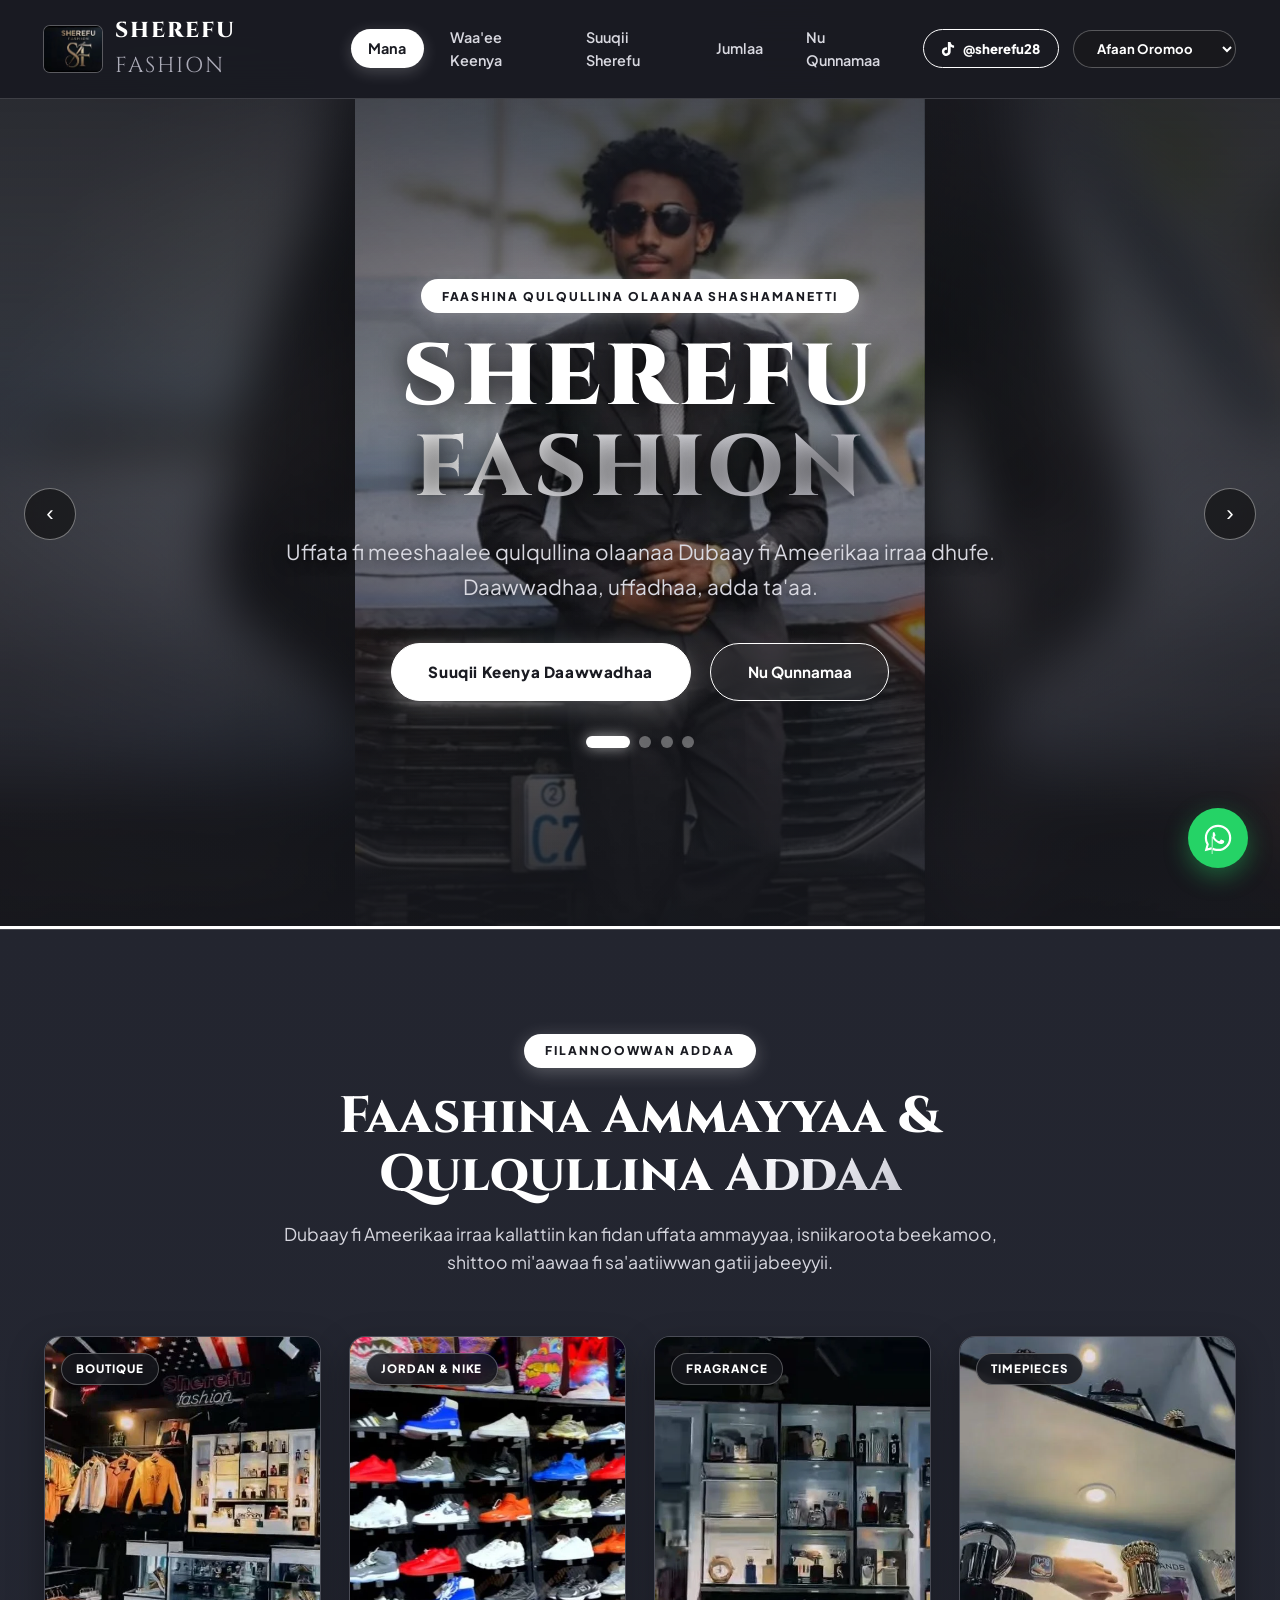
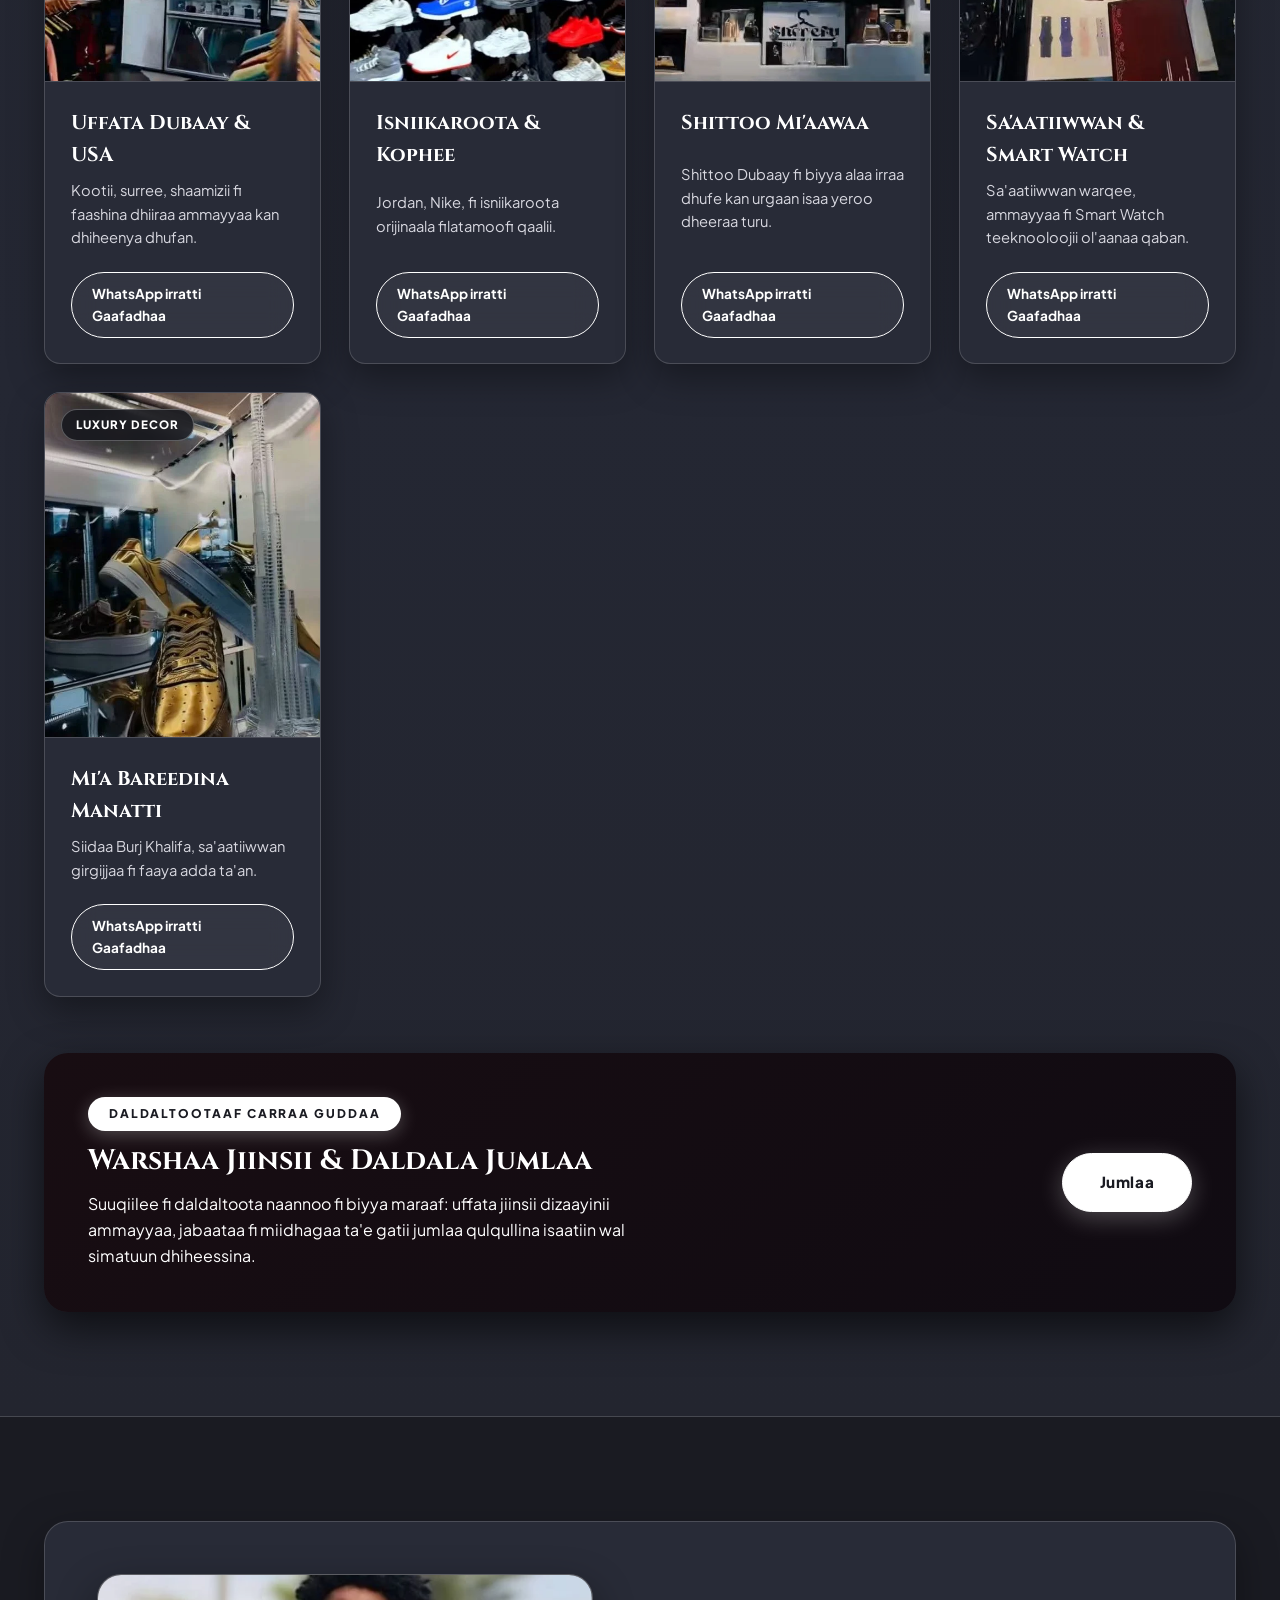
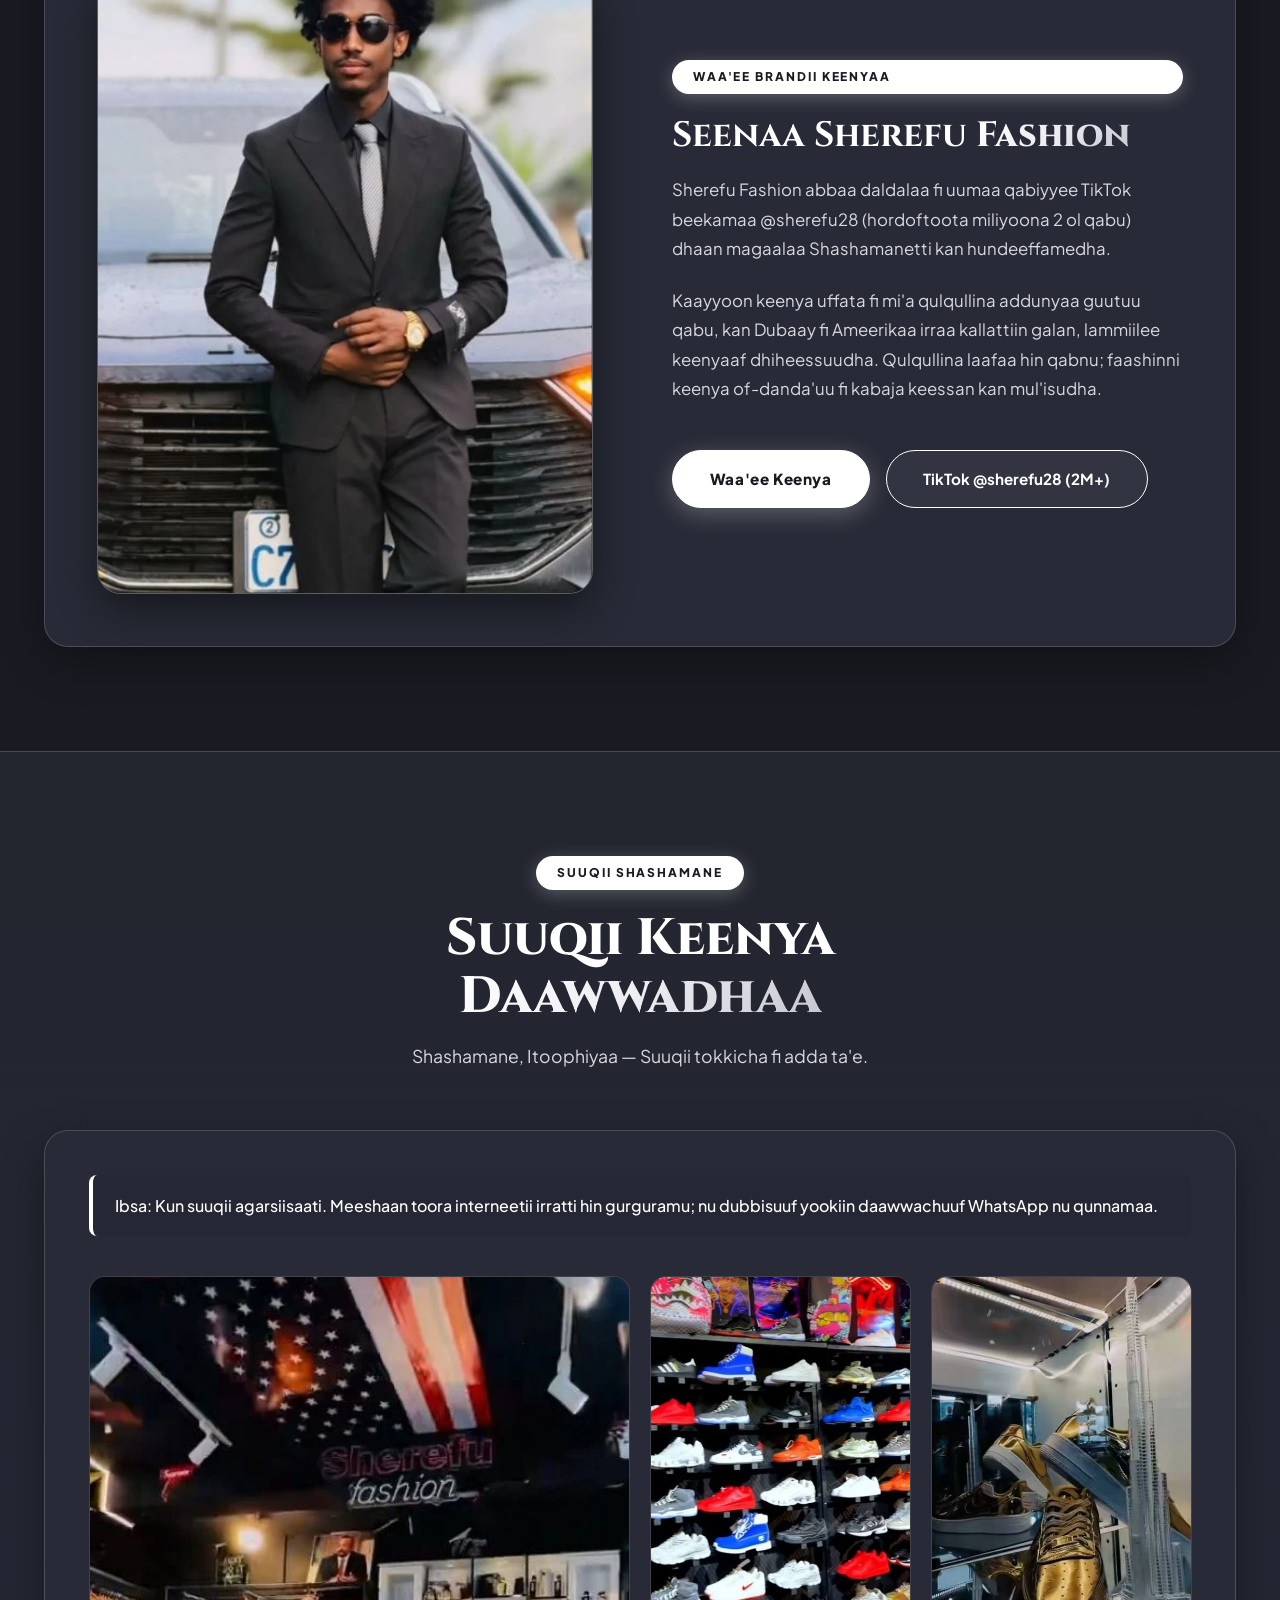
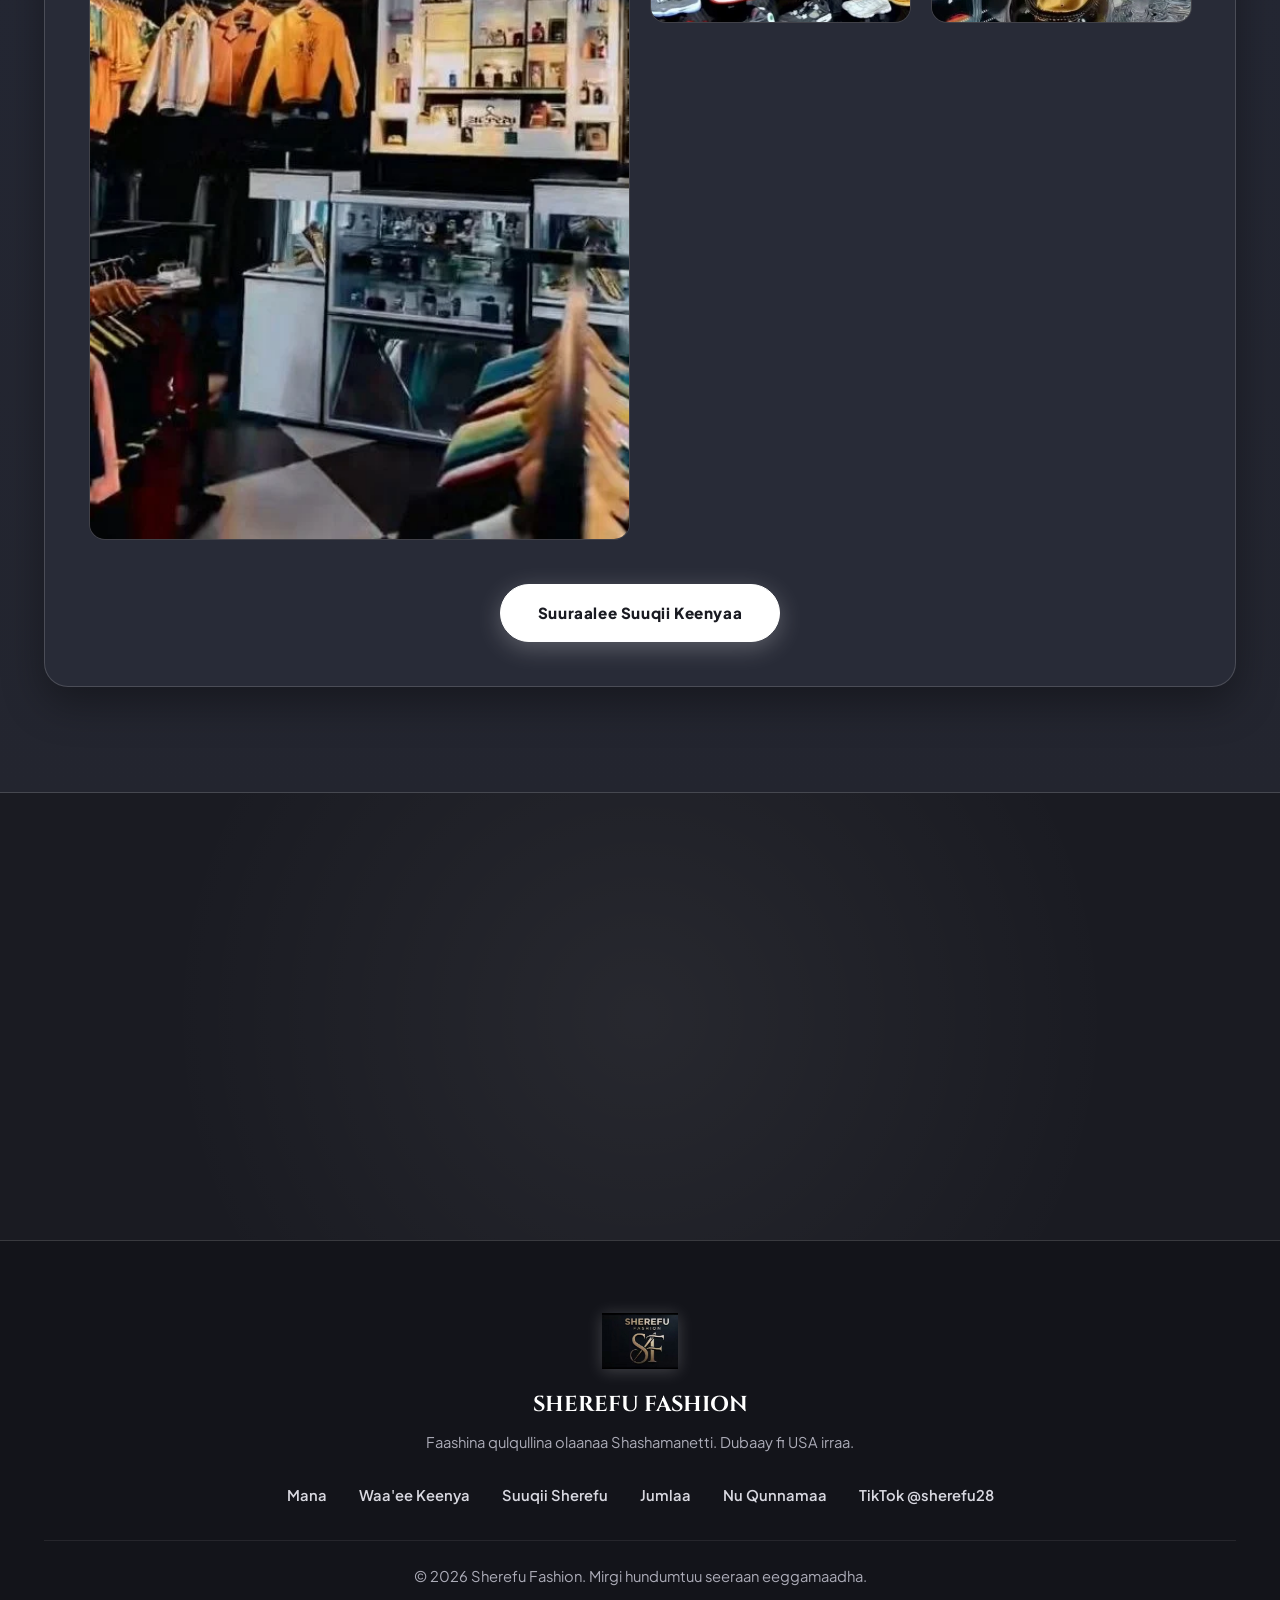
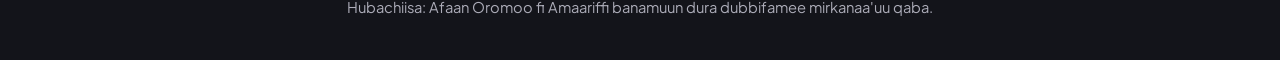
<file: index.html>
<!DOCTYPE html>
<html lang="om">
<head>
  <meta charset="UTF-8">
  <meta name="viewport" content="width=device-width, initial-scale=1.0">
  <title>Sherefu Fashion | Luxury Boutique & Wholesale Jeans | Shashemene, Ethiopia</title>
  
  <!-- SEO & Open Graph Meta Tags -->
  <meta name="description" content="Sherefu Fashion is Shashemene's premier luxury boutique founded by @sherefu28 (2M+ TikTok). Exclusive apparel imported from Dubai & America, sneakers, fragrances, watches, and wholesale denim manufacturing.">
  <meta name="keywords" content="Sherefu Fashion, sherefu28, Shashemene fashion, Abosto Mountain Mall, Ethiopian fashion, Dubai clothing Ethiopia, Jordan Nike sneakers Shashemene, jeans manufacturing wholesale Ethiopia">
  <meta property="og:title" content="Sherefu Fashion | Luxury Boutique & Wholesale Jeans">
  <meta property="og:description" content="Exclusive luxury fashion imported from Dubai & America. Shashemene, Abosto Mountain Mall. Founded by @sherefu28.">
  <meta property="og:image" content="assets/images/logo-sherefu-fashion.png">
  <meta property="og:type" content="website">

  <!-- Favicon -->
  <link rel="icon" type="image/png" href="assets/images/logo-sherefu-fashion.png">

  <!-- Google Fonts Preconnect & Stylesheet -->
  <link rel="preconnect" href="https://fonts.googleapis.com">
  <link rel="preconnect" href="https://fonts.gstatic.com" crossorigin>
  <link rel="stylesheet" href="css/styles.css">
</head>
<body id="top">

  <!-- Sticky Luxury Header -->
  <header class="header-sticky">
    <div class="container">
      <nav class="navbar" aria-label="Main Navigation">
        <!-- Logo -->
        <a href="index.html" class="brand-logo-wrap">
          <picture>
            <source srcset="assets/images/webp/logo-sherefu-fashion.webp" type="image/webp">
            <img src="assets/images/logo-sherefu-fashion.png" alt="Sherefu Fashion Logo" class="brand-logo-img" data-i18n-alt="logo">
          </picture>
          <span class="brand-name">SHEREFU <span>FASHION</span></span>
        </a>

        <!-- Navigation Links -->
        <ul class="nav-links">
          <li class="nav-item"><a href="index.html" class="active" data-i18n="nav.home">Mana</a></li>
          <li class="nav-item"><a href="about.html" data-i18n="nav.about">Waa'ee Keenya</a></li>
          <li class="nav-item"><a href="stores.html" data-i18n="nav.stores">Suuqii Sherefu</a></li>
          <li class="nav-item"><a href="wholesale.html" data-i18n="nav.wholesale">Jumlaa</a></li>
          <li class="nav-item"><a href="contact.html" data-i18n="nav.contact">Nu Qunnamaa</a></li>
        </ul>

        <!-- Header Actions: TikTok + Language Switcher -->
        <div class="header-actions">
          <!-- Prominent TikTok Profile Link -->
          <a href="https://www.tiktok.com/@sherefu28" target="_blank" rel="noopener noreferrer" class="btn-tiktok-pill" title="Follow @sherefu28 on TikTok">
            <svg class="tiktok-icon-svg" viewBox="0 0 24 24" width="14" height="14" fill="currentColor">
              <path d="M12.525.02c1.31-.02 2.61-.01 3.91-.02.08 1.53.63 3.09 1.75 4.17 1.12 1.11 2.7 1.62 4.24 1.79v4.03c-1.44-.05-2.89-.35-4.2-.97-.57-.26-1.1-.59-1.62-.93-.01 2.92.01 5.84-.02 8.75-.08 1.4-.54 2.79-1.35 3.94-1.31 1.92-3.58 3.17-5.91 3.21-1.43.08-2.86-.31-4.08-1.03-2.02-1.19-3.44-3.37-3.65-5.71-.02-.5-.03-1-.01-1.49.18-1.9 1.12-3.72 2.58-4.96 1.66-1.44 3.98-2.13 6.15-1.72.02 1.48-.04 2.96-.04 4.44-.99-.32-2.15-.23-3.02.37-.63.41-1.11 1.04-1.36 1.75-.21.51-.24 1.07-.14 1.61.24 1.18 1.19 2.16 2.36 2.37.99.18 2.05-.09 2.77-.77.53-.5.85-1.18.89-1.89.04-2.82.02-5.64.02-8.46V.02z"/>
            </svg>
            <span data-i18n="header.tiktokText">@sherefu28</span>
          </a>

          <!-- Language Selector -->
          <div class="lang-switcher-wrap">
            <select id="langSelect" class="lang-select" aria-label="Select Language">
              <option value="om">Afaan Oromoo</option>
              <option value="en">English</option>
              <option value="am">አማርኛ (Amharic)</option>
            </select>
          </div>

          <!-- Mobile Menu Trigger -->
          <button class="mobile-menu-btn" id="mobileMenuBtn" aria-label="Open Navigation Menu">
            <svg width="24" height="24" viewBox="0 0 24 24" fill="none" stroke="currentColor" stroke-width="2">
              <line x1="3" y1="12" x2="21" y2="12"></line>
              <line x1="3" y1="6" x2="21" y2="6"></line>
              <line x1="3" y1="18" x2="21" y2="18"></line>
            </svg>
          </button>
        </div>
      </nav>
    </div>
  </header>

  <!-- Mobile Drawer Menu -->
  <aside class="mobile-drawer" id="mobileDrawer" aria-label="Mobile Navigation">
    <div class="mobile-drawer-header">
      <div class="brand-logo-wrap">
        <img src="assets/images/logo-sherefu-fashion.png" alt="Sherefu Fashion" style="height: 38px;">
        <span class="brand-name">SHEREFU <span>FASHION</span></span>
      </div>
      <button class="mobile-drawer-close" id="mobileDrawerClose" aria-label="Close Menu">&times;</button>
    </div>

    <ul class="mobile-nav-list">
      <li><a href="index.html" data-i18n="nav.home">Mana</a></li>
      <li><a href="about.html" data-i18n="nav.about">Waa'ee Keenya</a></li>
      <li><a href="stores.html" data-i18n="nav.stores">Suuqii Sherefu</a></li>
      <li><a href="wholesale.html" data-i18n="nav.wholesale">Jumlaa</a></li>
      <li><a href="contact.html" data-i18n="nav.contact">Nu Qunnamaa</a></li>
    </ul>

    <div style="margin-top: auto; padding-top: 2rem;">
      <p style="color: var(--text-muted); font-size: 0.85rem; margin-bottom: 0.75rem;" data-i18n="header.langSelect">Afaan Filadhaa</p>
      <select id="mobileLangSelect" class="lang-select" style="width: 100%;">
        <option value="om">Afaan Oromoo</option>
        <option value="en">English</option>
        <option value="am">አማርኛ (Amharic)</option>
      </select>

      <div style="margin-top: 1.5rem; display: flex; flex-direction: column; gap: 0.75rem;">
        <a href="https://www.tiktok.com/@sherefu28" target="_blank" rel="noopener noreferrer" class="btn-white-secondary" style="width: 100%; justify-content: center;">
          TikTok: @sherefu28 (2M+)
        </a>
        <a href="https://wa.me/251988097281" target="_blank" class="btn-red-primary" style="width: 100%; justify-content: center;">
          WhatsApp (+251 98 809 7281)
        </a>
      </div>
    </div>
  </aside>

  <!-- 1. HERO SECTION WITH 4-SECOND BACKGROUND TRANSITION (ATMOSPHERIC TRANSPARENCY) -->
  <section id="hero" class="hero-section">
    <!-- 4 Slides cycling every 4 seconds -->
    <div class="hero-slideshow">
      <div class="hero-track">
        <div class="hero-slide">
          <div class="slide-bg"></div>
          <picture>
            <source srcset="assets/images/webp/owner-black-suit-car.webp" type="image/webp">
            <img class="slide-img" src="assets/images/owner-black-suit-car.png" alt="Sherefu Fashion founder in a black suit by his car" data-i18n-alt="ownerBlackSuitCar" fetchpriority="high">
          </picture>
        </div>
        <div class="hero-slide">
          <div class="slide-bg"></div>
          <picture>
            <source srcset="assets/images/webp/owner-in-car.webp" type="image/webp">
            <img class="slide-img" src="assets/images/owner-in-car.png" alt="Sherefu Fashion founder in a car with red leather seats" data-i18n-alt="ownerInCar" loading="lazy">
          </picture>
        </div>
        <div class="hero-slide">
          <div class="slide-bg"></div>
          <picture>
            <source srcset="assets/images/webp/owner-office-blue-suit-wide.webp" type="image/webp">
            <img class="slide-img" src="assets/images/owner-office-blue-suit-wide.png" alt="Sherefu Fashion founder in a blue suit in his office" data-i18n-alt="ownerOfficeBlueSuitWide" loading="lazy">
          </picture>
        </div>
        <div class="hero-slide">
          <div class="slide-bg"></div>
          <picture>
            <source srcset="assets/images/webp/owner-office-trophies-flag.webp" type="image/webp">
            <img class="slide-img" src="assets/images/owner-office-trophies-flag.png" alt="Sherefu Fashion founder beside trophies and the Ethiopian flag" data-i18n-alt="ownerOfficeTrophiesFlag" loading="lazy">
          </picture>
        </div>
      </div>
    </div>
    <button class="hero-arrow prev" aria-label="Previous slide">&#8249;</button>
    <button class="hero-arrow next" aria-label="Next slide">&#8250;</button>
    <div class="hero-progress"></div>

    <!-- Scrim overlay so photos are visible & atmospheric, while words on top are 100% sharp -->
    <div class="hero-scrim-overlay"></div>

    <div class="container hero-content">
      <div>
        <span class="badge-luxury" data-i18n="hero.badge">Faashina Qulqullina Olaanaa Shashamanetti</span>
      </div>
      
      <h1 class="hero-title" style="transition-delay: 0.15s;">
        <span class="two-tone" data-i18n="hero.title">SHEREFU FASHION</span>
      </h1>
      
      <p class="hero-subtitle" style="transition-delay: 0.3s;" data-i18n="hero.subtitle">
        Uffata fi meeshaalee qulqullina olaanaa Dubaay fi Ameerikaa irraa dhufe. Daawwadhaa, uffadhaa, adda ta'aa.
      </p>

      <div class="hero-actions" style="transition-delay: 0.45s;">
        <a href="stores.html" class="btn-red-primary" data-i18n="hero.btnVisit">
          Suuqii Keenya Daawwadhaa
        </a>
        <a href="contact.html" class="btn-white-secondary" data-i18n="hero.btnContact">
          Nu Qunnamaa
        </a>
      </div>

      <!-- 4 Indicators -->
      <div class="hero-indicators" style="transition-delay: 0.6s;">
        <button class="indicator-dot active" data-slide-index="0" aria-label="Slide 1"></button>
        <button class="indicator-dot" data-slide-index="1" aria-label="Slide 2"></button>
        <button class="indicator-dot" data-slide-index="2" aria-label="Slide 3"></button>
        <button class="indicator-dot" data-slide-index="3" aria-label="Slide 4"></button>
      </div>
    </div>
  </section>

  <!-- 2. CURATION & CATEGORIES PREVIEW WITH SCROLL POP TRANSITIONS -->
  <section class="section section-alt" id="categories">
    <div class="container">
      <div class="section-header reveal-on-scroll">
        <span class="badge-luxury" data-i18n="curation.tag">Filannoowwan Addaa</span>
        <h2 class="section-title"><span class="two-tone" data-i18n="curation.title">Faashina Ammayyaa & Qulqullina Addaa</span></h2>
        <p class="section-subtitle" data-i18n="curation.description">
          Dubaay fi Ameerikaa irraa kallattiin kan fidan uffata ammayyaa, isniikaroota beekamoo, shittoo mi'aawaa fi sa'aatiiwwan gatii jabeeyyii.
        </p>
      </div>

      <!-- Categories 5-Card Grid with Pop-out entrance -->
      <div class="curation-grid">
        <!-- 1. Clothes -->
        <article class="curation-card reveal-pop" style="transition-delay: 0.1s;">
          <div class="curation-img-wrap">
            <span class="curation-badge">Boutique</span>
            <picture>
              <source srcset="assets/images/webp/store-interior-overview.webp" type="image/webp">
              <img src="assets/images/store-interior-overview.png" alt="Sherefu Fashion Clothes Collection" class="curation-img" loading="lazy" data-i18n-alt="storeInteriorOverview">
            </picture>
          </div>
          <div class="curation-info">
            <h3 class="curation-name" data-i18n="categories.clothes.title">Uffata Dubaay & USA</h3>
            <p class="curation-desc" data-i18n="categories.clothes.desc">Kootii, surree, shaamizii fi faashina dhiiraa ammayyaa kan dhiheenya dhufan.</p>
            <a href="stores.html#clothes" class="btn-white-secondary" style="padding: 0.65rem 1.3rem; font-size: 0.85rem;" data-i18n="stores.btnWhatsapp">WhatsApp irratti Gaafadhaa</a>
          </div>
        </article>

        <!-- 2. Sneakers -->
        <article class="curation-card reveal-pop" style="transition-delay: 0.2s;">
          <div class="curation-img-wrap">
            <span class="curation-badge">Jordan & Nike</span>
            <picture>
              <source srcset="assets/images/webp/store-sneaker-wall.webp" type="image/webp">
              <img src="assets/images/store-sneaker-wall.png" alt="Jordan and Nike Sneakers Wall" class="curation-img" loading="lazy" data-i18n-alt="storeSneakerWall">
            </picture>
          </div>
          <div class="curation-info">
            <h3 class="curation-name" data-i18n="categories.sneakers.title">Isniikaroota & Kophee</h3>
            <p class="curation-desc" data-i18n="categories.sneakers.desc">Jordan, Nike, fi isniikaroota orijinaala filatamoofi qaalii.</p>
            <a href="stores.html#sneakers" class="btn-white-secondary" style="padding: 0.65rem 1.3rem; font-size: 0.85rem;" data-i18n="stores.btnWhatsapp">WhatsApp irratti Gaafadhaa</a>
          </div>
        </article>

        <!-- 3. Perfumes -->
        <article class="curation-card reveal-pop" style="transition-delay: 0.3s;">
          <div class="curation-img-wrap">
            <span class="curation-badge">Fragrance</span>
            <picture>
              <source srcset="assets/images/webp/store-perfume-shelf.webp" type="image/webp">
              <img src="assets/images/store-perfume-shelf.png" alt="Luxury Dubai Perfumes" class="curation-img" loading="lazy" data-i18n-alt="storePerfumeShelf">
            </picture>
          </div>
          <div class="curation-info">
            <h3 class="curation-name" data-i18n="categories.perfumes.title">Shittoo Mi'aawaa</h3>
            <p class="curation-desc" data-i18n="categories.perfumes.desc">Shittoo Dubaay fi biyya alaa irraa dhufe kan urgaan isaa yeroo dheeraa turu.</p>
            <a href="stores.html#perfumes" class="btn-white-secondary" style="padding: 0.65rem 1.3rem; font-size: 0.85rem;" data-i18n="stores.btnWhatsapp">WhatsApp irratti Gaafadhaa</a>
          </div>
        </article>

        <!-- 4. Watches & Smart Watches -->
        <article class="curation-card reveal-pop" style="transition-delay: 0.4s;">
          <div class="curation-img-wrap">
            <span class="curation-badge">Timepieces</span>
            <picture>
              <source srcset="assets/images/webp/store-perfume-display-2.webp" type="image/webp">
              <img src="assets/images/store-perfume-display-2.png" alt="Smart Watches and Luxury Timepieces" class="curation-img" loading="lazy" data-i18n-alt="storePerfumeDisplay2">
            </picture>
          </div>
          <div class="curation-info">
            <h3 class="curation-name" data-i18n="categories.watches.title">Sa'aatiiwwan & Smart Watch</h3>
            <p class="curation-desc" data-i18n="categories.watches.desc">Sa'aatiiwwan warqee, ammayyaa fi Smart Watch teeknooloojii ol'aanaa qaban.</p>
            <a href="stores.html#watches" class="btn-white-secondary" style="padding: 0.65rem 1.3rem; font-size: 0.85rem;" data-i18n="stores.btnWhatsapp">WhatsApp irratti Gaafadhaa</a>
          </div>
        </article>

        <!-- 5. Decor & Accents -->
        <article class="curation-card reveal-pop" style="transition-delay: 0.5s;">
          <div class="curation-img-wrap">
            <span class="curation-badge">Luxury Decor</span>
            <picture>
              <source srcset="assets/images/webp/store-gold-sneakers-tower.webp" type="image/webp">
              <img src="assets/images/store-gold-sneakers-tower.png" alt="Store Gold Sneaker and Glass Tower Decor" class="curation-img" loading="lazy" data-i18n-alt="storeGoldSneakersTower">
            </picture>
          </div>
          <div class="curation-info">
            <h3 class="curation-name" data-i18n="categories.decor.title">Mi'a Bareedina Manatti</h3>
            <p class="curation-desc" data-i18n="categories.decor.desc">Siidaa Burj Khalifa, sa'aatiiwwan girgijjaa fi faaya adda ta'an.</p>
            <a href="stores.html#decor" class="btn-white-secondary" style="padding: 0.65rem 1.3rem; font-size: 0.85rem;" data-i18n="stores.btnWhatsapp">WhatsApp irratti Gaafadhaa</a>
          </div>
        </article>
      </div>

      <!-- Wholesale Teaser Banner on Home with Red & White Theme -->
      <div class="reveal-on-scroll" style="background: linear-gradient(135deg, #180d12 0%, #100b12 100%); border: 1.5px solid var(--red-border); border-radius: var(--radius-lg); padding: 2.75rem; display: flex; align-items: center; justify-content: space-between; flex-wrap: wrap; gap: 1.75rem; box-shadow: 0 16px 40px rgba(0,0,0,0.6);">
        <div>
          <span class="badge-luxury" style="margin-bottom: 0.5rem;" data-i18n="wholesale.badge">Daldaltootaaf Carraa Guddaa</span>
          <h3 style="font-family: var(--font-serif); font-size: 1.75rem; color: #fff; margin-bottom: 0.5rem;" data-i18n="wholesale.title">Warshaa Jiinsii & Daldala Jumlaa</h3>
          <p style="color: var(--text-muted); max-width: 600px; line-height: 1.6;" data-i18n="wholesale.desc2">Suuqiilee fi daldaltoota naannoo fi biyya maraaf: uffata jiinsii dizaayinii ammayyaa, jabaataa fi miidhagaa ta'e gatii jumlaa qulqullina isaatiin wal simatuun dhiheessina.</p>
        </div>
        <a href="wholesale.html" class="btn-red-primary" data-i18n="nav.wholesale">Daldala Jumlaa</a>
      </div>
    </div>
  </section>

  <!-- 3. ABOUT US TEASER / PREVIEW SECTION -->
  <section class="section" id="about-teaser">
    <div class="container">
      <div class="story-row">
        <!-- Visual with Scroll Pop -->
        <div class="story-visual-wrap reveal-left">
          <picture>
            <source srcset="assets/images/webp/owner-black-suit-car.webp" type="image/webp">
            <img src="assets/images/owner-black-suit-car.png" alt="Sherefu Fashion Founder in Tailored Black Suit" data-i18n-alt="ownerBlackSuitCar">
          </picture>
        </div>

        <!-- Confident Brand Narrative -->
        <div class="story-content reveal-right">
          <span class="badge-luxury" data-i18n="about.tag">Waa'ee Brandii Keenyaa</span>
          <h2 class="story-heading">
            <span class="two-tone" data-i18n="about.title">Seenaa Sherefu Fashion</span>
          </h2>
          <p class="story-desc" data-i18n="about.p1">
            Sherefu Fashion abbaa daldalaa fi uumaa qabiyyee TikTok beekamaa @sherefu28 (hordoftoota miliyoona 2 ol qabu) dhaan magaalaa Shashamanetti kan hundeeffamedha.
          </p>
          <p class="story-desc" data-i18n="about.p2">
            Kaayyoon keenya uffata fi mi'a qulqullina addunyaa guutuu qabu, kan Dubaay fi Ameerikaa irraa kallattiin galan, lammiilee keenyaaf dhiheessuudha. Qulqullina laafaa hin qabnu; faashinni keenya of-danda'uu fi kabaja keessan kan mul'isudha.
          </p>

          <div style="margin-top: 1.5rem; display: flex; gap: 1rem; flex-wrap: wrap;">
            <a href="about.html" class="btn-red-primary" data-i18n="nav.about">
              Waa'ee Keenya Caalaatti Dubbisaa &rarr;
            </a>
            <a href="https://www.tiktok.com/@sherefu28" target="_blank" rel="noopener noreferrer" class="btn-white-secondary">
              TikTok @sherefu28 (2M+)
            </a>
          </div>
        </div>
      </div>
    </div>
  </section>

  <!-- 4. STORE SHOWCASE TEASER -->
  <section class="section section-alt" id="stores-teaser">
    <div class="container">
      <div class="section-header reveal-on-scroll">
        <span class="badge-luxury" data-i18n="stores.tag">Suuqii Shashamane</span>
        <h2 class="section-title"><span class="two-tone" data-i18n="stores.title">Suuqii Keenya Daawwadhaa</span></h2>
        <p class="section-subtitle" data-i18n="stores.locationDesc">
          Shashamane, Itoophiyaa — Suuqii tokkicha fi adda ta'e.
        </p>
      </div>

      <div class="store-showcase-box reveal-pop">
        <div class="store-notice-bar">
          <p data-i18n="stores.noteNotice">
            Ibsa: Kun suuqii agarsiisaati. Meeshaan toora interneetii irratti hin gurguramu; nu dubbisuuf yookiin daawwachuuf WhatsApp nu qunnamaa.
          </p>
        </div>

        <div class="store-gallery-masonry">
          <div class="gallery-item span-2">
            <picture>
              <source srcset="assets/images/webp/store-interior-overview.webp" type="image/webp">
              <img src="assets/images/store-interior-overview.png" alt="Sherefu Fashion Store Interior Overview" loading="lazy" data-i18n-alt="storeInteriorOverview">
            </picture>
          </div>
          <div class="gallery-item">
            <picture>
              <source srcset="assets/images/webp/store-sneaker-wall.webp" type="image/webp">
              <img src="assets/images/store-sneaker-wall.png" alt="Jordan & Nike Sneaker Wall" loading="lazy" data-i18n-alt="storeSneakerWall">
            </picture>
          </div>
          <div class="gallery-item">
            <picture>
              <source srcset="assets/images/webp/store-gold-sneakers-tower.webp" type="image/webp">
              <img src="assets/images/store-gold-sneakers-tower.png" alt="Gold Sneakers and Glass Tower" loading="lazy" data-i18n-alt="storeGoldSneakersTower">
            </picture>
          </div>
        </div>

        <div style="text-align: center; margin-top: 1.5rem;">
          <a href="stores.html" class="btn-red-primary" data-i18n="stores.galleryTitle">
            Suuraalee Suuqii Hunda Ilaalaa &rarr;
          </a>
        </div>
      </div>
    </div>
  </section>

  <!-- 5. CLOSING CALL-TO-ACTION (PHONE & WHATSAPP) -->
  <section class="section" style="text-align: center; background: radial-gradient(circle at center, rgba(255,255,255,0.06) 0%, transparent 70%);">
    <div class="container reveal-pop">
      <span class="badge-luxury" data-i18n="contact.tag">Nu Qunnamaa</span>
      <h2 class="section-title red-text phone-display-number" style="margin-bottom: 1rem;">
        +251 98 809 7281
      </h2>
      <p style="color: var(--text-muted); max-width: 620px; margin: 0 auto 2.5rem; font-size: 1.15rem;" data-i18n="contact.subtitle">
        Gaafilee, odeeffannoo dabalataa fi tajaajila suuqii keenyaaf yeroo kamiyyuu nu dubbisaa.
      </p>

      <div style="display: flex; justify-content: center; gap: 1.25rem; flex-wrap: wrap;">
        <a href="tel:+251988097281" class="btn-white-secondary" style="padding: 1.1rem 2.4rem; font-size: 1.05rem;" data-i18n="contact.btnCallDirect">
          Kallattiin Bilbilaa
        </a>
        <a href="https://wa.me/251988097281" target="_blank" class="btn-red-primary" style="padding: 1.1rem 2.4rem; font-size: 1.05rem;" data-i18n="contact.btnWhatsappDirect">
          WhatsApp irratti Dubbisaa
        </a>
      </div>
    </div>
  </section>

  <!-- Floating WhatsApp Button -->
  <a href="https://wa.me/251988097281" target="_blank" class="whatsapp-float-btn" title="Chat with Sherefu Fashion on WhatsApp" aria-label="WhatsApp Chat">
    <svg width="32" height="32" viewBox="0 0 24 24" fill="currentColor">
      <path d="M12.04 2c-5.46 0-9.91 4.45-9.91 9.91 0 1.75.46 3.45 1.32 4.95L2.05 22l5.25-1.38c1.45.79 3.08 1.21 4.74 1.21 5.46 0 9.91-4.45 9.91-9.91 0-2.65-1.03-5.14-2.9-7.01A9.816 9.816 0 0 0 12.04 2zm.01 1.67c2.2 0 4.26.86 5.82 2.41 1.56 1.56 2.41 3.63 2.41 5.83s-.85 4.27-2.41 5.83c-1.56 1.55-3.63 2.41-5.82 2.41-1.5 0-2.97-.39-4.27-1.14l-.3-.18-3.17.83.85-3.09-.2-.31a8.17 8.17 0 0 1-1.25-4.35c0-2.2.86-4.27 2.41-5.83 1.56-1.55 3.63-2.41 5.83-2.41zm-3.32 4.14c-.18 0-.4.07-.61.31-.21.24-.8 78-.8 1.91 0 1.13.82 2.22.94 2.37.11.16 1.62 2.47 3.92 3.46.55.24.97.38 1.31.49.55.17 1.05.15 1.45.09.44-.07 1.36-.56 1.55-1.1.19-.55.19-1.02.13-1.12-.06-.09-.21-.15-.45-.27-.24-.12-1.42-.7-1.64-.78-.22-.08-.38-.12-.54.12-.16.24-.62.78-.76.94-.14.16-.28.18-.52.06-.24-.12-1.02-.38-1.95-1.21-.72-.64-1.21-1.44-1.35-1.68-.14-.24-.01-.37.11-.49.11-.11.24-.28.36-.42.12-.14.16-.24.24-.4.08-.16.04-.3-.02-.42-.06-.12-.54-1.3-.74-1.78-.2-.47-.4-.41-.55-.42-.14-.01-.31-.01-.48-.01z"/>
    </svg>
  </a>

  <!-- Footer -->
  <footer class="footer">
    <div class="container">
      <img src="assets/images/logo-sherefu-fashion.png" alt="Sherefu Fashion Monogram" class="footer-logo">
      <h4 style="font-family: var(--font-serif); font-size: 1.35rem; color: #fff; margin-bottom: 0.5rem;">SHEREFU <span style="color: var(--red-bright);">FASHION</span></h4>
      <p style="color: var(--text-muted); font-size: 0.92rem;" data-i18n="footer.tagline">
        Faashina qulqullina olaanaa Shashamanetti. Dubaay fi USA irraa.
      </p>

      <ul class="footer-nav">
        <li><a href="index.html" data-i18n="nav.home">Mana</a></li>
        <li><a href="about.html" data-i18n="nav.about">Waa'ee Keenya</a></li>
        <li><a href="stores.html" data-i18n="nav.stores">Suuqii Sherefu</a></li>
        <li><a href="wholesale.html" data-i18n="nav.wholesale">Jumlaa</a></li>
        <li><a href="contact.html" data-i18n="nav.contact">Nu Qunnamaa</a></li>
        <li><a href="https://www.tiktok.com/@sherefu28" target="_blank" rel="noopener noreferrer">TikTok @sherefu28</a></li>
      </ul>

      <div class="footer-bottom">
        <p>&copy; 2026 Sherefu Fashion. <span data-i18n="footer.rights">Mirgi hundumtuu seeraan eeggamaadha.</span></p>
        <p class="footer-notice" data-i18n="footer.ownerNote">
          Hubachiisa: Afaan Oromoo fi Amaariffi banamuun dura dubbifamee mirkanaa'uu qaba.
        </p>
      </div>
    </div>
  </footer>

  <!-- Scripts -->
  <script src="js/translations.js"></script>
  <script src="js/script.js"></script>
</body>
</html>
</file>
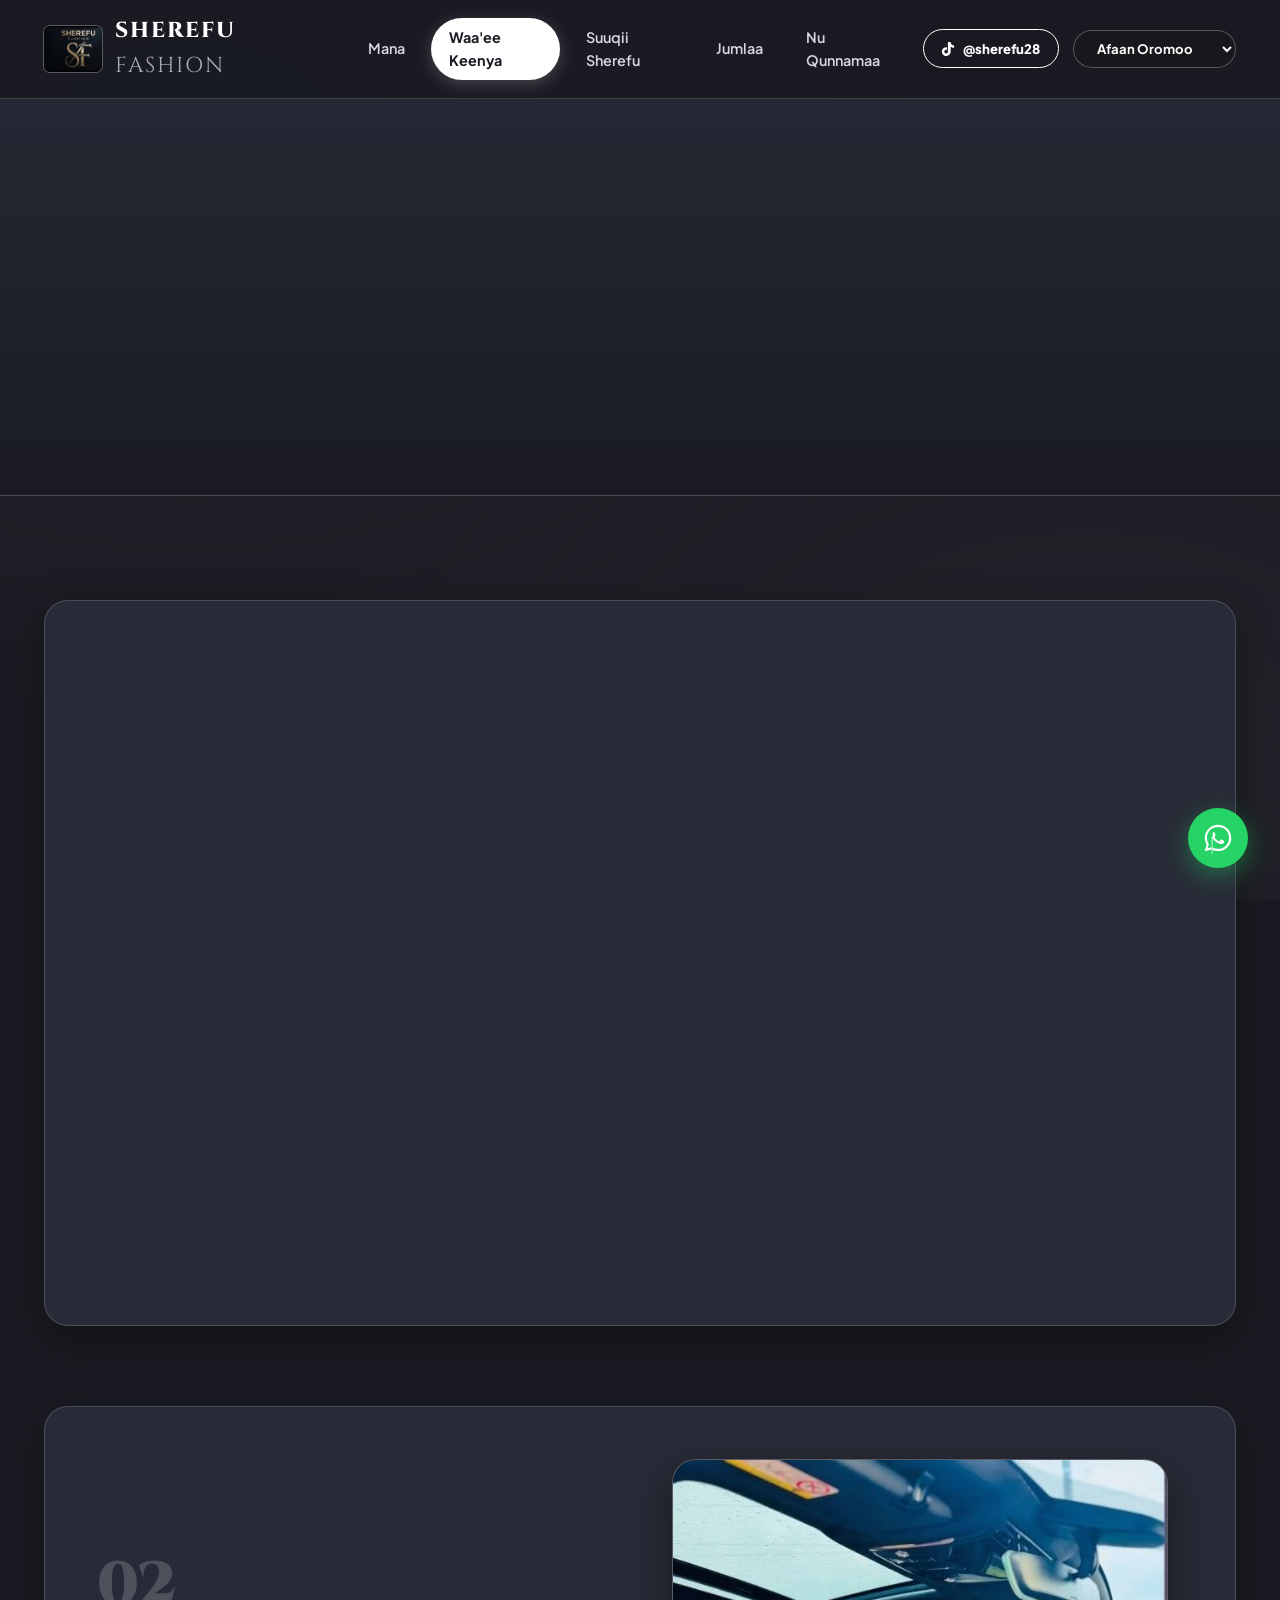
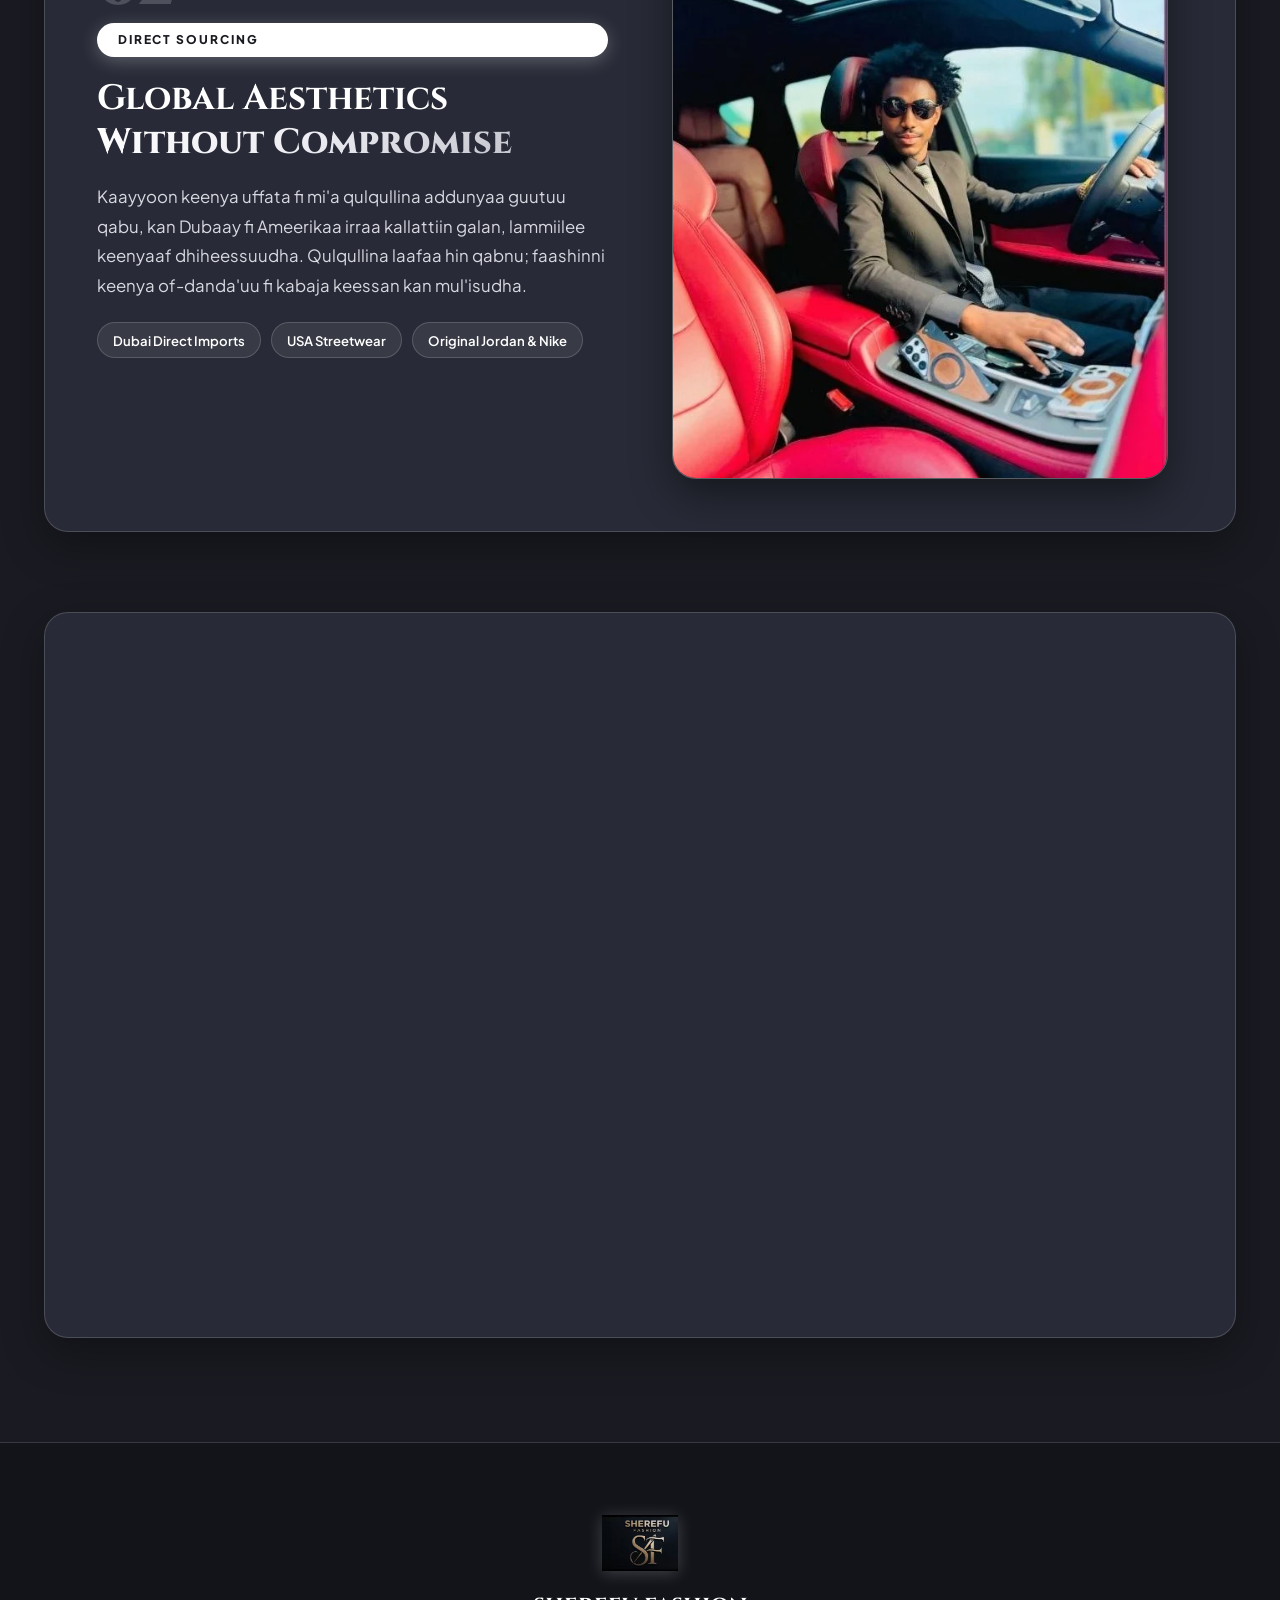
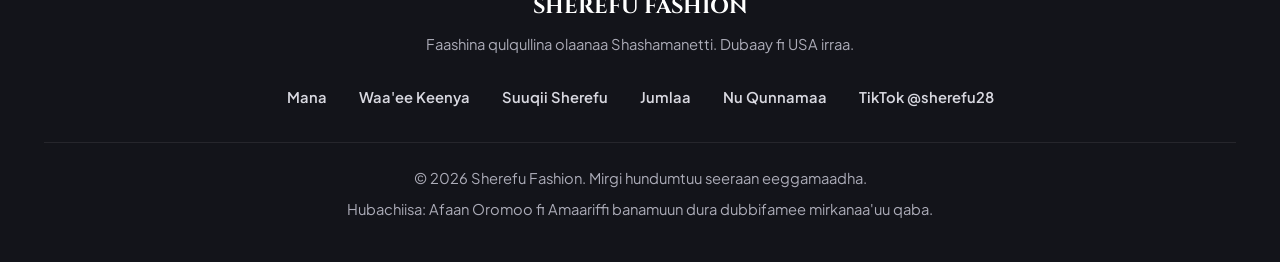
<file: about.html>
<!DOCTYPE html>
<html lang="om">
<head>
  <meta charset="UTF-8">
  <meta name="viewport" content="width=device-width, initial-scale=1.0">
  <title>About Us | Sherefu Fashion — Shashemene, Ethiopia</title>
  <meta name="description" content="Discover the story behind Sherefu Fashion, founded by TikTok creator @sherefu28 (2M+ followers). Exclusive fashion imported from Dubai & America, and wholesale jeans manufacturing.">
  <meta property="og:title" content="About Sherefu Fashion | Luxury Boutique & Founder Story">
  <meta property="og:image" content="assets/images/logo-sherefu-fashion.png">
  <link rel="icon" type="image/png" href="assets/images/logo-sherefu-fashion.png">
  <link rel="preconnect" href="https://fonts.googleapis.com">
  <link rel="preconnect" href="https://fonts.gstatic.com" crossorigin>
  <link rel="stylesheet" href="css/styles.css">
</head>
<body>

  <!-- Sticky Luxury Header -->
  <header class="header-sticky">
    <div class="container">
      <nav class="navbar" aria-label="Main Navigation">
        <a href="index.html" class="brand-logo-wrap">
          <picture>
            <source srcset="assets/images/webp/logo-sherefu-fashion.webp" type="image/webp">
            <img src="assets/images/logo-sherefu-fashion.png" alt="Sherefu Fashion Logo" class="brand-logo-img" data-i18n-alt="logo">
          </picture>
          <span class="brand-name">SHEREFU <span>FASHION</span></span>
        </a>

        <ul class="nav-links">
          <li class="nav-item"><a href="index.html" data-i18n="nav.home">Mana</a></li>
          <li class="nav-item"><a href="about.html" class="active" data-i18n="nav.about">Waa'ee Keenya</a></li>
          <li class="nav-item"><a href="stores.html" data-i18n="nav.stores">Suuqii Sherefu</a></li>
          <li class="nav-item"><a href="wholesale.html" data-i18n="nav.wholesale">Jumlaa</a></li>
          <li class="nav-item"><a href="contact.html" data-i18n="nav.contact">Nu Qunnamaa</a></li>
        </ul>

        <div class="header-actions">
          <a href="https://www.tiktok.com/@sherefu28" target="_blank" rel="noopener noreferrer" class="btn-tiktok-pill">
            <svg class="tiktok-icon-svg" viewBox="0 0 24 24" width="14" height="14" fill="currentColor">
              <path d="M12.525.02c1.31-.02 2.61-.01 3.91-.02.08 1.53.63 3.09 1.75 4.17 1.12 1.11 2.7 1.62 4.24 1.79v4.03c-1.44-.05-2.89-.35-4.2-.97-.57-.26-1.1-.59-1.62-.93-.01 2.92.01 5.84-.02 8.75-.08 1.4-.54 2.79-1.35 3.94-1.31 1.92-3.58 3.17-5.91 3.21-1.43.08-2.86-.31-4.08-1.03-2.02-1.19-3.44-3.37-3.65-5.71-.02-.5-.03-1-.01-1.49.18-1.9 1.12-3.72 2.58-4.96 1.66-1.44 3.98-2.13 6.15-1.72.02 1.48-.04 2.96-.04 4.44-.99-.32-2.15-.23-3.02.37-.63.41-1.11 1.04-1.36 1.75-.21.51-.24 1.07-.14 1.61.24 1.18 1.19 2.16 2.36 2.37.99.18 2.05-.09 2.77-.77.53-.5.85-1.18.89-1.89.04-2.82.02-5.64.02-8.46V.02z"/>
            </svg>
            <span data-i18n="header.tiktokText">@sherefu28</span>
          </a>

          <div class="lang-switcher-wrap">
            <select id="langSelect" class="lang-select" aria-label="Select Language">
              <option value="om">Afaan Oromoo</option>
              <option value="en">English</option>
              <option value="am">አማርኛ (Amharic)</option>
            </select>
          </div>

          <button class="mobile-menu-btn" id="mobileMenuBtn" aria-label="Open Navigation Menu">
            <svg width="24" height="24" viewBox="0 0 24 24" fill="none" stroke="currentColor" stroke-width="2">
              <line x1="3" y1="12" x2="21" y2="12"></line>
              <line x1="3" y1="6" x2="21" y2="6"></line>
              <line x1="3" y1="18" x2="21" y2="18"></line>
            </svg>
          </button>
        </div>
      </nav>
    </div>
  </header>

  <!-- Mobile Drawer Menu -->
  <aside class="mobile-drawer" id="mobileDrawer">
    <div class="mobile-drawer-header">
      <div class="brand-logo-wrap">
        <img src="assets/images/logo-sherefu-fashion.png" alt="Sherefu Fashion" style="height: 38px;">
        <span class="brand-name">SHEREFU <span>FASHION</span></span>
      </div>
      <button class="mobile-drawer-close" id="mobileDrawerClose">&times;</button>
    </div>

    <ul class="mobile-nav-list">
      <li><a href="index.html" data-i18n="nav.home">Mana</a></li>
      <li><a href="about.html" class="active" data-i18n="nav.about">Waa'ee Keenya</a></li>
      <li><a href="stores.html" data-i18n="nav.stores">Suuqii Sherefu</a></li>
      <li><a href="wholesale.html" data-i18n="nav.wholesale">Jumlaa</a></li>
      <li><a href="contact.html" data-i18n="nav.contact">Nu Qunnamaa</a></li>
    </ul>

    <div style="margin-top: auto; padding-top: 2rem;">
      <select id="mobileLangSelect" class="lang-select" style="width: 100%;">
        <option value="om">Afaan Oromoo</option>
        <option value="en">English</option>
        <option value="am">አማርኛ (Amharic)</option>
      </select>
    </div>
  </aside>

  <!-- Page Header Banner -->
  <section class="page-banner">
    <div class="container reveal-pop">
      <span class="badge-luxury" data-i18n="about.tag">Waa'ee Brandii Keenyaa</span>
      <h1 class="serif-title" style="font-size: clamp(2.6rem, 5.5vw, 4.2rem); margin-bottom: 1rem;">
        <span class="two-tone" data-i18n="about.title">Seenaa Sherefu Fashion</span>
      </h1>
      <p style="color: var(--text-muted); max-width: 680px; margin: 0 auto; font-size: 1.15rem;" data-i18n="curation.description">
        Dubaay fi Ameerikaa irraa kallattiin kan fidan uffata ammayyaa, isniikaroota beekamoo, shittoo mi'aawaa fi sa'aatiiwwan gatii jabeeyyii.
      </p>
    </div>
  </section>

  <!-- Full About Us Content with Alternating Scroll Reveals -->
  <section class="section">
    <div class="container">
      
      <!-- Chapter 1: The Icon & The Car -->
      <div class="story-row" style="margin-bottom: 5rem;">
        <div class="story-visual-wrap reveal-left">
          <picture>
            <source srcset="assets/images/webp/owner-black-suit-car.webp" type="image/webp">
            <img src="assets/images/owner-black-suit-car.png" alt="Sherefu Fashion Founder in Tailored Black Suit" data-i18n-alt="ownerBlackSuitCar">
          </picture>
        </div>
        <div class="story-content reveal-right">
          <span class="story-number">01</span>
          <span class="badge-luxury" data-i18n="about.tag">Waa'ee Brandii Keenyaa</span>
          <h2 class="story-heading">
            <span class="white-text">A Cultural Movement </span><span class="red-text">in Shashemene</span>
          </h2>
          <p class="story-desc" data-i18n="about.p1">
            Sherefu Fashion abbaa daldalaa fi uumaa qabiyyee TikTok beekamaa @sherefu28 (hordoftoota miliyoona 2 ol qabu) dhaan magaalaa Shashamanetti kan hundeeffamedha.
          </p>
          <div class="story-badge-strip">
            <span class="story-badge-item">2 Million+ Followers</span>
            <span class="story-badge-item">TikTok @sherefu28</span>
            <span class="story-badge-item">Shashemene, Ethiopia</span>
          </div>
        </div>
      </div>

      <!-- Chapter 2: Luxury Imports from Dubai & America -->
      <div class="story-row reversed" style="margin-bottom: 5rem;">
        <div class="story-visual-wrap reveal-right">
          <picture>
            <source srcset="assets/images/webp/owner-in-car.webp" type="image/webp">
            <img src="assets/images/owner-in-car.png" alt="Founder in Luxury Car with Red Leather" data-i18n-alt="ownerInCar">
          </picture>
        </div>
        <div class="story-content reveal-left">
          <span class="story-number">02</span>
          <span class="badge-luxury">Direct Sourcing</span>
          <h2 class="story-heading">
            <span class="white-text">Global Aesthetics </span><span class="red-text">Without Compromise</span>
          </h2>
          <p class="story-desc" data-i18n="about.p2">
            Kaayyoon keenya uffata fi mi'a qulqullina addunyaa guutuu qabu, kan Dubaay fi Ameerikaa irraa kallattiin galan, lammiilee keenyaaf dhiheessuudha. Qulqullina laafaa hin qabnu; faashinni keenya of-danda'uu fi kabaja keessan kan mul'isudha.
          </p>
          <div class="story-badge-strip">
            <span class="story-badge-item">Dubai Direct Imports</span>
            <span class="story-badge-item">USA Streetwear</span>
            <span class="story-badge-item">Original Jordan & Nike</span>
          </div>
        </div>
      </div>

      <!-- Chapter 3: Industrial Expansion - Denim Manufacturing -->
      <div class="story-row">
        <div class="story-visual-wrap reveal-left">
          <picture>
            <source srcset="assets/images/webp/video-frame-hero.webp" type="image/webp">
            <img src="assets/images/video-frame-hero.png" alt="Founder Inside Sherefu Fashion Boutique" data-i18n-alt="videoFrameHero">
          </picture>
        </div>
        <div class="story-content reveal-right">
          <span class="story-number">03</span>
          <span class="badge-luxury">Next Generation</span>
          <h2 class="story-heading">
            <span class="white-text">From Retail Boutique </span><span class="red-text">to Jeans Manufacturing</span>
          </h2>
          <p class="story-desc" data-i18n="about.p3">
            Dabalataanis, dhiheenyatti warshaa uffata jiinsii (Jeans Manufacturing) mataa keenyaa hundeeffachuun daldala jumlaa biyya keessaa babal'isaa jirra.
          </p>
          <div style="margin-top: 1.5rem; display: flex; gap: 1rem; flex-wrap: wrap;">
            <a href="stores.html" class="btn-red-primary" data-i18n="hero.btnVisit">
              Suuqii Keenya Daawwadhaa
            </a>
            <a href="wholesale.html" class="btn-white-secondary" data-i18n="nav.wholesale">
              Daldala Jumlaa
            </a>
          </div>
        </div>
      </div>

    </div>
  </section>

  <!-- Floating WhatsApp -->
  <a href="https://wa.me/251988097281" target="_blank" class="whatsapp-float-btn" title="Chat with Sherefu Fashion on WhatsApp">
    <svg width="32" height="32" viewBox="0 0 24 24" fill="currentColor">
      <path d="M12.04 2c-5.46 0-9.91 4.45-9.91 9.91 0 1.75.46 3.45 1.32 4.95L2.05 22l5.25-1.38c1.45.79 3.08 1.21 4.74 1.21 5.46 0 9.91-4.45 9.91-9.91 0-2.65-1.03-5.14-2.9-7.01A9.816 9.816 0 0 0 12.04 2zm.01 1.67c2.2 0 4.26.86 5.82 2.41 1.56 1.56 2.41 3.63 2.41 5.83s-.85 4.27-2.41 5.83c-1.56 1.55-3.63 2.41-5.82 2.41-1.5 0-2.97-.39-4.27-1.14l-.3-.18-3.17.83.85-3.09-.2-.31a8.17 8.17 0 0 1-1.25-4.35c0-2.2.86-4.27 2.41-5.83 1.56-1.55 3.63-2.41 5.83-2.41zm-3.32 4.14c-.18 0-.4.07-.61.31-.21.24-.8 78-.8 1.91 0 1.13.82 2.22.94 2.37.11.16 1.62 2.47 3.92 3.46.55.24.97.38 1.31.49.55.17 1.05.15 1.45.09.44-.07 1.36-.56 1.55-1.1.19-.55.19-1.02.13-1.12-.06-.09-.21-.15-.45-.27-.24-.12-1.42-.7-1.64-.78-.22-.08-.38-.12-.54.12-.16.24-.62.78-.76.94-.14.16-.28.18-.52.06-.24-.12-1.02-.38-1.95-1.21-.72-.64-1.21-1.44-1.35-1.68-.14-.24-.01-.37.11-.49.11-.11.24-.28.36-.42.12-.14.16-.24.24-.4.08-.16.04-.3-.02-.42-.06-.12-.54-1.3-.74-1.78-.2-.47-.4-.41-.55-.42-.14-.01-.31-.01-.48-.01z"/>
    </svg>
  </a>

  <!-- Footer -->
  <footer class="footer">
    <div class="container">
      <img src="assets/images/logo-sherefu-fashion.png" alt="Sherefu Fashion" class="footer-logo">
      <h4 style="font-family: var(--font-serif); font-size: 1.35rem; color: #fff; margin-bottom: 0.5rem;">SHEREFU <span style="color: var(--red-bright);">FASHION</span></h4>
      <p style="color: var(--text-muted); font-size: 0.92rem;" data-i18n="footer.tagline">
        Faashina qulqullina olaanaa Shashamanetti. Dubaay fi USA irraa.
      </p>

      <ul class="footer-nav">
        <li><a href="index.html" data-i18n="nav.home">Mana</a></li>
        <li><a href="about.html" class="active" data-i18n="nav.about">Waa'ee Keenya</a></li>
        <li><a href="stores.html" data-i18n="nav.stores">Suuqii Sherefu</a></li>
        <li><a href="wholesale.html" data-i18n="nav.wholesale">Jumlaa</a></li>
        <li><a href="contact.html" data-i18n="nav.contact">Nu Qunnamaa</a></li>
        <li><a href="https://www.tiktok.com/@sherefu28" target="_blank" rel="noopener noreferrer">TikTok @sherefu28</a></li>
      </ul>

      <div class="footer-bottom">
        <p>&copy; 2026 Sherefu Fashion. <span data-i18n="footer.rights">Mirgi hundumtuu seeraan eeggamaadha.</span></p>
        <p class="footer-notice" data-i18n="footer.ownerNote">
          Hubachiisa: Afaan Oromoo fi Amaariffi banamuun dura dubbifamee mirkanaa'uu qaba.
        </p>
      </div>
    </div>
  </footer>

  <script src="js/translations.js"></script>
  <script src="js/script.js"></script>
</body>
</html>
</file>
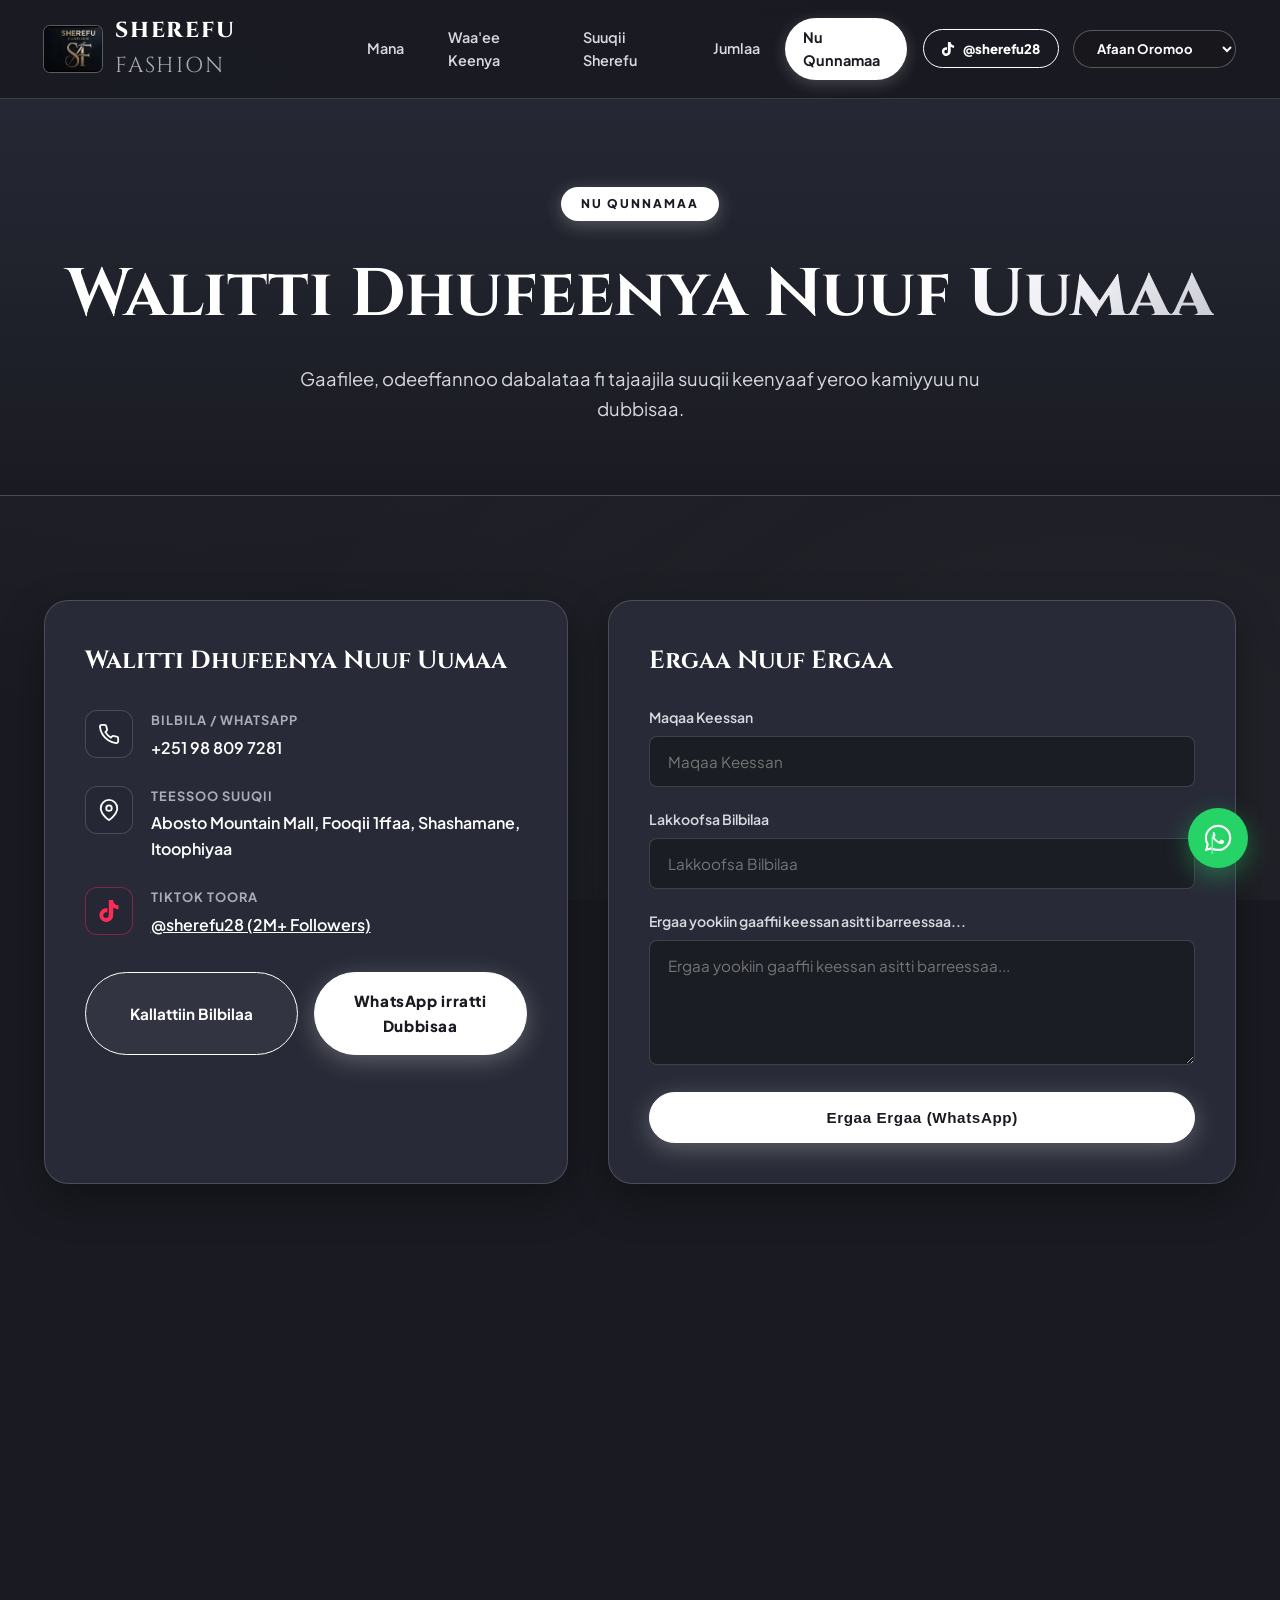
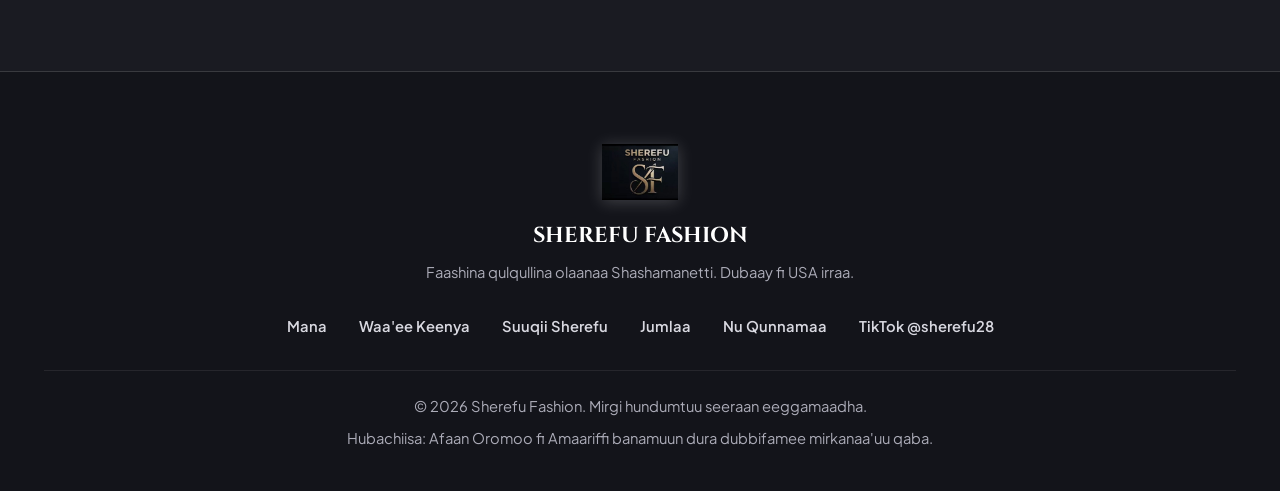
<file: contact.html>
<!DOCTYPE html>
<html lang="om">
<head>
  <meta charset="UTF-8">
  <meta name="viewport" content="width=device-width, initial-scale=1.0">
  <title>Contact Us | Sherefu Fashion — Shashemene, Ethiopia</title>
  <meta name="description" content="Get in touch with Sherefu Fashion in Shashemene, Ethiopia. Phone & WhatsApp: +251 98 809 7281. TikTok: @sherefu28. Abosto Mountain Mall, 1st Floor.">
  <meta property="og:title" content="Contact Sherefu Fashion | Shashemene, Ethiopia">
  <meta property="og:image" content="assets/images/logo-sherefu-fashion.png">
  <link rel="icon" type="image/png" href="assets/images/logo-sherefu-fashion.png">
  <link rel="preconnect" href="https://fonts.googleapis.com">
  <link rel="preconnect" href="https://fonts.gstatic.com" crossorigin>
  <link rel="stylesheet" href="css/styles.css">
</head>
<body>

  <!-- Sticky Luxury Header -->
  <header class="header-sticky">
    <div class="container">
      <nav class="navbar" aria-label="Main Navigation">
        <a href="index.html" class="brand-logo-wrap">
          <picture>
            <source srcset="assets/images/webp/logo-sherefu-fashion.webp" type="image/webp">
            <img src="assets/images/logo-sherefu-fashion.png" alt="Sherefu Fashion Logo" class="brand-logo-img" data-i18n-alt="logo">
          </picture>
          <span class="brand-name">SHEREFU <span>FASHION</span></span>
        </a>

        <ul class="nav-links">
          <li class="nav-item"><a href="index.html" data-i18n="nav.home">Mana</a></li>
          <li class="nav-item"><a href="about.html" data-i18n="nav.about">Waa'ee Keenya</a></li>
          <li class="nav-item"><a href="stores.html" data-i18n="nav.stores">Suuqii Sherefu</a></li>
          <li class="nav-item"><a href="wholesale.html" data-i18n="nav.wholesale">Jumlaa</a></li>
          <li class="nav-item"><a href="contact.html" class="active" data-i18n="nav.contact">Nu Qunnamaa</a></li>
        </ul>

        <div class="header-actions">
          <a href="https://www.tiktok.com/@sherefu28" target="_blank" rel="noopener noreferrer" class="btn-tiktok-pill">
            <svg class="tiktok-icon-svg" viewBox="0 0 24 24" width="14" height="14" fill="currentColor">
              <path d="M12.525.02c1.31-.02 2.61-.01 3.91-.02.08 1.53.63 3.09 1.75 4.17 1.12 1.11 2.7 1.62 4.24 1.79v4.03c-1.44-.05-2.89-.35-4.2-.97-.57-.26-1.1-.59-1.62-.93-.01 2.92.01 5.84-.02 8.75-.08 1.4-.54 2.79-1.35 3.94-1.31 1.92-3.58 3.17-5.91 3.21-1.43.08-2.86-.31-4.08-1.03-2.02-1.19-3.44-3.37-3.65-5.71-.02-.5-.03-1-.01-1.49.18-1.9 1.12-3.72 2.58-4.96 1.66-1.44 3.98-2.13 6.15-1.72.02 1.48-.04 2.96-.04 4.44-.99-.32-2.15-.23-3.02.37-.63.41-1.11 1.04-1.36 1.75-.21.51-.24 1.07-.14 1.61.24 1.18 1.19 2.16 2.36 2.37.99.18 2.05-.09 2.77-.77.53-.5.85-1.18.89-1.89.04-2.82.02-5.64.02-8.46V.02z"/>
            </svg>
            <span data-i18n="header.tiktokText">@sherefu28</span>
          </a>

          <div class="lang-switcher-wrap">
            <select id="langSelect" class="lang-select" aria-label="Select Language">
              <option value="om">Afaan Oromoo</option>
              <option value="en">English</option>
              <option value="am">አማርኛ (Amharic)</option>
            </select>
          </div>

          <button class="mobile-menu-btn" id="mobileMenuBtn" aria-label="Open Navigation Menu">
            <svg width="24" height="24" viewBox="0 0 24 24" fill="none" stroke="currentColor" stroke-width="2">
              <line x1="3" y1="12" x2="21" y2="12"></line>
              <line x1="3" y1="6" x2="21" y2="6"></line>
              <line x1="3" y1="18" x2="21" y2="18"></line>
            </svg>
          </button>
        </div>
      </nav>
    </div>
  </header>

  <!-- Mobile Drawer Menu -->
  <aside class="mobile-drawer" id="mobileDrawer">
    <div class="mobile-drawer-header">
      <div class="brand-logo-wrap">
        <img src="assets/images/logo-sherefu-fashion.png" alt="Sherefu Fashion" style="height: 38px;">
        <span class="brand-name">SHEREFU <span>FASHION</span></span>
      </div>
      <button class="mobile-drawer-close" id="mobileDrawerClose">&times;</button>
    </div>

    <ul class="mobile-nav-list">
      <li><a href="index.html" data-i18n="nav.home">Mana</a></li>
      <li><a href="about.html" data-i18n="nav.about">Waa'ee Keenya</a></li>
      <li><a href="stores.html" data-i18n="nav.stores">Suuqii Sherefu</a></li>
      <li><a href="wholesale.html" data-i18n="nav.wholesale">Jumlaa</a></li>
      <li><a href="contact.html" class="active" data-i18n="nav.contact">Nu Qunnamaa</a></li>
    </ul>

    <div style="margin-top: auto; padding-top: 2rem;">
      <select id="mobileLangSelect" class="lang-select" style="width: 100%;">
        <option value="om">Afaan Oromoo</option>
        <option value="en">English</option>
        <option value="am">አማርኛ (Amharic)</option>
      </select>
    </div>
  </aside>

  <!-- Page Banner -->
  <section class="page-banner">
    <div class="container reveal-pop">
      <span class="badge-luxury" data-i18n="contact.tag">Nu Qunnamaa</span>
      <h1 class="serif-title" style="font-size: clamp(2.6rem, 5.5vw, 4.2rem); margin-bottom: 1rem;">
        <span class="two-tone" data-i18n="contact.title">Walitti Dhufeenya Nuuf Uumaa</span>
      </h1>
      <p style="color: var(--text-muted); max-width: 680px; margin: 0 auto; font-size: 1.15rem;" data-i18n="contact.subtitle">
        Gaafilee, odeeffannoo dabalataa fi tajaajila suuqii keenyaaf yeroo kamiyyuu nu dubbisaa.
      </p>
    </div>
  </section>

  <!-- Contact Grid Section -->
  <section class="section">
    <div class="container">
      <div class="contact-grid">
        <!-- Contact Meta Information -->
        <div class="contact-card reveal-left">
          <h2 style="font-family: var(--font-serif); font-size: 1.55rem; color: #fff; margin-bottom: 1.85rem;" data-i18n="contact.title">
            Walitti Dhufeenya Nuuf Uumaa
          </h2>

          <div class="contact-info-list">
            <!-- Phone / WhatsApp -->
            <div class="contact-info-item">
              <div class="contact-icon-box">
                <svg width="22" height="22" viewBox="0 0 24 24" fill="none" stroke="currentColor" stroke-width="2">
                  <path d="M22 16.92v3a2 2 0 0 1-2.18 2 19.79 19.79 0 0 1-8.63-3.07 19.5 19.5 0 0 1-6-6 19.79 19.79 0 0 1-3.07-8.67A2 2 0 0 1 4.11 2h3a2 2 0 0 1 2 1.72 12.84 12.84 0 0 0 .7 2.81 2 2 0 0 1-.45 2.11L8.09 9.91a16 16 0 0 0 6 6l1.27-1.27a2 2 0 0 1 2.11-.45 12.84 12.84 0 0 0 2.81.7A2 2 0 0 1 22 16.92z"></path>
                </svg>
              </div>
              <div class="contact-info-meta">
                <h5 data-i18n="contact.phoneLabel">Bilbila / WhatsApp</h5>
                <p>+251 98 809 7281</p>
              </div>
            </div>

            <!-- Address -->
            <div class="contact-info-item">
              <div class="contact-icon-box">
                <svg width="22" height="22" viewBox="0 0 24 24" fill="none" stroke="currentColor" stroke-width="2">
                  <path d="M21 10c0 7-9 13-9 13s-9-6-9-13a9 9 0 0 1 18 0z"></path>
                  <circle cx="12" cy="10" r="3"></circle>
                </svg>
              </div>
              <div class="contact-info-meta">
                <h5 data-i18n="contact.locationLabel">Teessoo Suuqii</h5>
                <p data-i18n="contact.locationValue">Abosto Mountain Mall, Fooqii 1ffaa, Shashamane, Itoophiyaa</p>
              </div>
            </div>

            <!-- TikTok Profile -->
            <div class="contact-info-item">
              <div class="contact-icon-box" style="color: #fe2c55; border-color: rgba(254,44,85,0.4);">
                <svg width="22" height="22" viewBox="0 0 24 24" fill="currentColor">
                  <path d="M12.525.02c1.31-.02 2.61-.01 3.91-.02.08 1.53.63 3.09 1.75 4.17 1.12 1.11 2.7 1.62 4.24 1.79v4.03c-1.44-.05-2.89-.35-4.2-.97-.57-.26-1.1-.59-1.62-.93-.01 2.92.01 5.84-.02 8.75-.08 1.4-.54 2.79-1.35 3.94-1.31 1.92-3.58 3.17-5.91 3.21-1.43.08-2.86-.31-4.08-1.03-2.02-1.19-3.44-3.37-3.65-5.71-.02-.5-.03-1-.01-1.49.18-1.9 1.12-3.72 2.58-4.96 1.66-1.44 3.98-2.13 6.15-1.72.02 1.48-.04 2.96-.04 4.44-.99-.32-2.15-.23-3.02.37-.63.41-1.11 1.04-1.36 1.75-.21.51-.24 1.07-.14 1.61.24 1.18 1.19 2.16 2.36 2.37.99.18 2.05-.09 2.77-.77.53-.5.85-1.18.89-1.89.04-2.82.02-5.64.02-8.46V.02z"/>
                </svg>
              </div>
              <div class="contact-info-meta">
                <h5 data-i18n="contact.tiktokLabel">TikTok Toora</h5>
                <p><a href="https://www.tiktok.com/@sherefu28" target="_blank" rel="noopener noreferrer" style="color: #ffffff; text-decoration: underline;">@sherefu28 (2M+ Followers)</a></p>
              </div>
            </div>
          </div>

          <!-- Direct Buttons -->
          <div style="display: flex; gap: 1rem; flex-wrap: wrap;">
            <a href="tel:+251988097281" class="btn-white-secondary" style="flex: 1; text-align: center; justify-content: center;" data-i18n="contact.btnCallDirect">
              Kallattiin Bilbilaa
            </a>
            <a href="https://wa.me/251988097281" target="_blank" class="btn-red-primary" style="flex: 1; text-align: center; justify-content: center;" data-i18n="contact.btnWhatsappDirect">
              WhatsApp irratti Dubbisaa
            </a>
          </div>
        </div>

        <!-- Contact Form -->
        <div class="contact-card reveal-right">
          <h2 style="font-family: var(--font-serif); font-size: 1.55rem; color: #fff; margin-bottom: 1.6rem;" data-i18n="contact.formTitle">
            Ergaa Nuuf Ergaa
          </h2>

          <form id="contactForm">
            <div class="form-group">
              <label for="contactName" class="form-label" data-i18n="contact.namePlaceholder">Maqaa Keessan</label>
              <input type="text" id="contactName" class="form-input" placeholder="Maqaa Keessan" required data-i18n="contact.namePlaceholder">
            </div>

            <div class="form-group">
              <label for="contactPhone" class="form-label" data-i18n="contact.phonePlaceholder">Lakkoofsa Bilbilaa</label>
              <input type="tel" id="contactPhone" class="form-input" placeholder="Lakkoofsa Bilbilaa" required data-i18n="contact.phonePlaceholder">
            </div>

            <div class="form-group">
              <label for="contactMsg" class="form-label" data-i18n="contact.msgPlaceholder">Ergaa Keessan</label>
              <textarea id="contactMsg" class="form-textarea" placeholder="Ergaa yookiin gaaffii keessan asitti barreessaa..." required data-i18n="contact.msgPlaceholder"></textarea>
            </div>

            <button type="submit" class="btn-red-primary" style="width: 100%;" data-i18n="contact.btnSend">
              Ergaa Ergaa (WhatsApp)
            </button>
          </form>
        </div>
      </div>

      <!-- Map & Directions -->
      <div style="margin-top: 4.5rem;" class="reveal-pop">
        <div class="map-embed-wrapper">
          <div class="map-placeholder">
            <svg width="48" height="48" viewBox="0 0 24 24" fill="none" stroke="var(--red-bright)" stroke-width="1.8" style="margin-bottom: 1rem;">
              <path d="M12 2C8.13 2 5 5.13 5 9c0 5.25 7 13 7 13s7-7.75 7-13c0-3.87-3.13-7-7-7z"></path>
              <circle cx="12" cy="9" r="2.5"></circle>
            </svg>
            <h4 style="color: #fff; font-family: var(--font-serif); margin-bottom: 0.5rem;" data-i18n="stores.locationName">Abosto Mountain Mall, Fooqii 1ffaa</h4>
            <p style="color: var(--text-muted); font-size: 0.92rem;" data-i18n="stores.locationDesc">
              Shashamane, Oromia, Ethiopia.
            </p>
          </div>
          <div class="map-info-pane">
            <span class="badge-luxury" style="margin-bottom: 0.85rem;">Flagship Boutique</span>
            <h4 style="color: #fff; font-size: 1.35rem; margin-bottom: 0.75rem;">Get Directions to the Store</h4>
            <p style="color: var(--text-muted); font-size: 0.95rem; line-height: 1.6; margin-bottom: 1.75rem;">
              Located on the first floor of Abosto Mountain Mall in Shashemene. Click below to view live navigation in Google Maps.
            </p>
            <a href="https://maps.google.com/?q=Abosto+Mountain+Mall+Shashemene+Ethiopia" target="_blank" rel="noopener noreferrer" class="btn-red-primary" style="width: 100%; text-align: center;" data-i18n="stores.btnDirections">
              Kallattii Argadhaa (Google Maps)
            </a>
          </div>
        </div>
      </div>

    </div>
  </section>

  <!-- Floating WhatsApp -->
  <a href="https://wa.me/251988097281" target="_blank" class="whatsapp-float-btn" title="Chat on WhatsApp">
    <svg width="32" height="32" viewBox="0 0 24 24" fill="currentColor">
      <path d="M12.04 2c-5.46 0-9.91 4.45-9.91 9.91 0 1.75.46 3.45 1.32 4.95L2.05 22l5.25-1.38c1.45.79 3.08 1.21 4.74 1.21 5.46 0 9.91-4.45 9.91-9.91 0-2.65-1.03-5.14-2.9-7.01A9.816 9.816 0 0 0 12.04 2zm.01 1.67c2.2 0 4.26.86 5.82 2.41 1.56 1.56 2.41 3.63 2.41 5.83s-.85 4.27-2.41 5.83c-1.56 1.55-3.63 2.41-5.82 2.41-1.5 0-2.97-.39-4.27-1.14l-.3-.18-3.17.83.85-3.09-.2-.31a8.17 8.17 0 0 1-1.25-4.35c0-2.2.86-4.27 2.41-5.83 1.56-1.55 3.63-2.41 5.83-2.41zm-3.32 4.14c-.18 0-.4.07-.61.31-.21.24-.8 78-.8 1.91 0 1.13.82 2.22.94 2.37.11.16 1.62 2.47 3.92 3.46.55.24.97.38 1.31.49.55.17 1.05.15 1.45.09.44-.07 1.36-.56 1.55-1.1.19-.55.19-1.02.13-1.12-.06-.09-.21-.15-.45-.27-.24-.12-1.42-.7-1.64-.78-.22-.08-.38-.12-.54.12-.16.24-.62.78-.76.94-.14.16-.28.18-.52.06-.24-.12-1.02-.38-1.95-1.21-.72-.64-1.21-1.44-1.35-1.68-.14-.24-.01-.37.11-.49.11-.11.24-.28.36-.42.12-.14.16-.24.24-.4.08-.16.04-.3-.02-.42-.06-.12-.54-1.3-.74-1.78-.2-.47-.4-.41-.55-.42-.14-.01-.31-.01-.48-.01z"/>
    </svg>
  </a>

  <!-- Footer -->
  <footer class="footer">
    <div class="container">
      <img src="assets/images/logo-sherefu-fashion.png" alt="Sherefu Fashion" class="footer-logo">
      <h4 style="font-family: var(--font-serif); font-size: 1.35rem; color: #fff; margin-bottom: 0.5rem;">SHEREFU <span style="color: var(--red-bright);">FASHION</span></h4>
      <p style="color: var(--text-muted); font-size: 0.92rem;" data-i18n="footer.tagline">
        Faashina qulqullina olaanaa Shashamanetti. Dubaay fi USA irraa.
      </p>

      <ul class="footer-nav">
        <li><a href="index.html" data-i18n="nav.home">Mana</a></li>
        <li><a href="about.html" data-i18n="nav.about">Waa'ee Keenya</a></li>
        <li><a href="stores.html" data-i18n="nav.stores">Suuqii Sherefu</a></li>
        <li><a href="wholesale.html" data-i18n="nav.wholesale">Jumlaa</a></li>
        <li><a href="contact.html" class="active" data-i18n="nav.contact">Nu Qunnamaa</a></li>
        <li><a href="https://www.tiktok.com/@sherefu28" target="_blank" rel="noopener noreferrer">TikTok @sherefu28</a></li>
      </ul>

      <div class="footer-bottom">
        <p>&copy; 2026 Sherefu Fashion. <span data-i18n="footer.rights">Mirgi hundumtuu seeraan eeggamaadha.</span></p>
        <p class="footer-notice" data-i18n="footer.ownerNote">
          Hubachiisa: Afaan Oromoo fi Amaariffi banamuun dura dubbifamee mirkanaa'uu qaba.
        </p>
      </div>
    </div>
  </footer>

  <script src="js/translations.js"></script>
  <script src="js/script.js"></script>
</body>
</html>
</file>
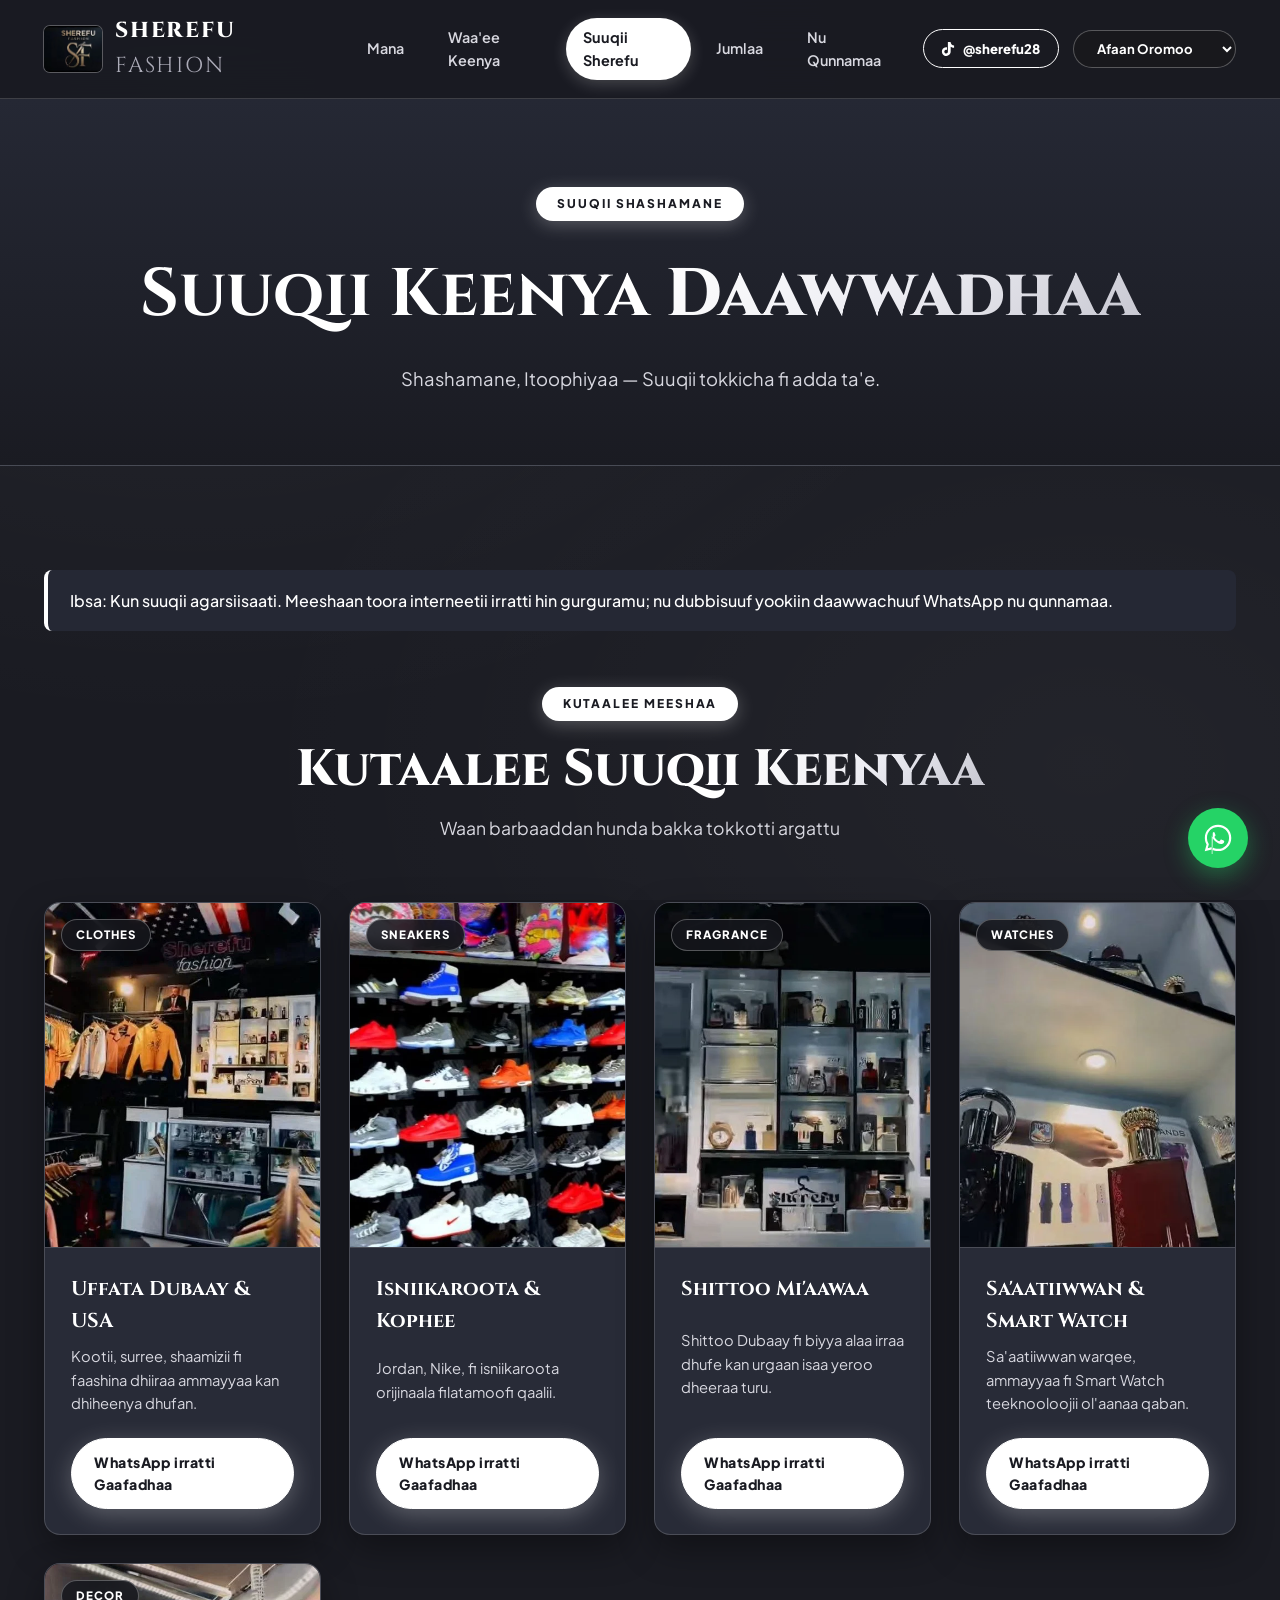
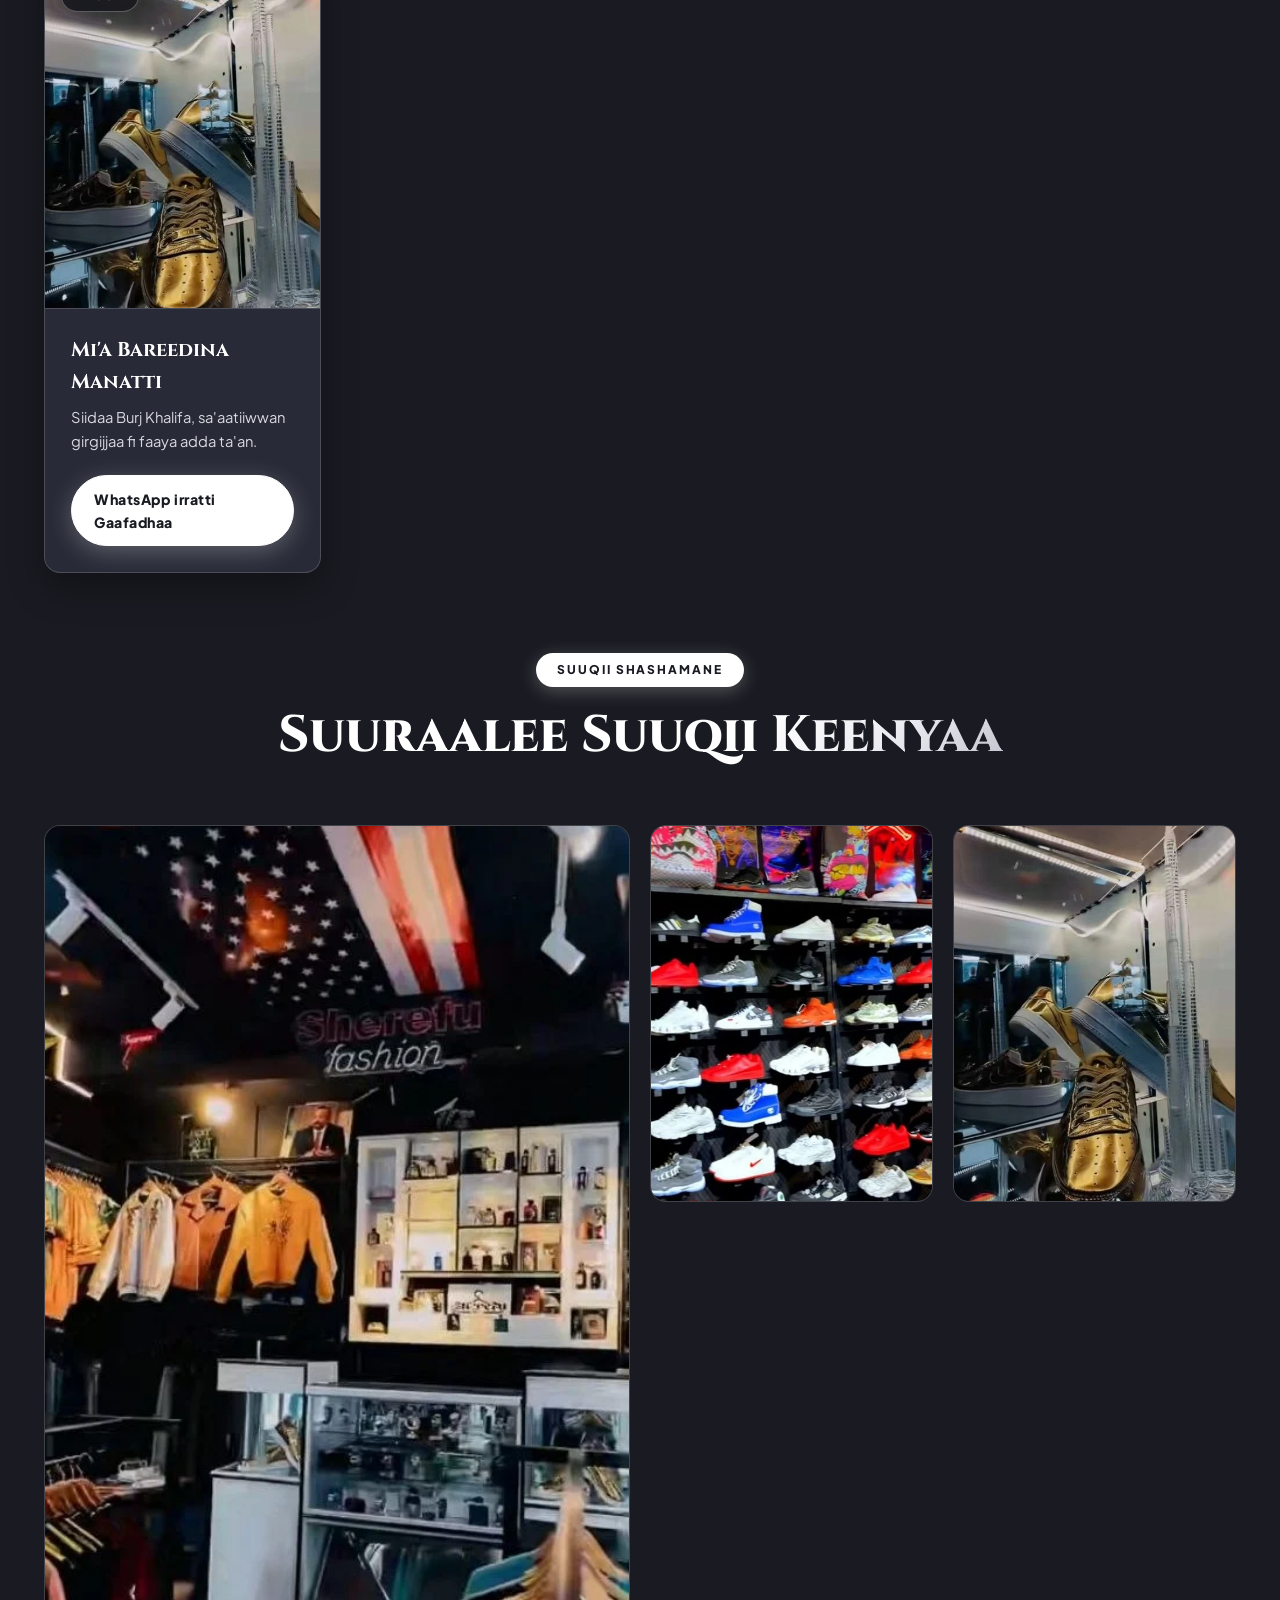
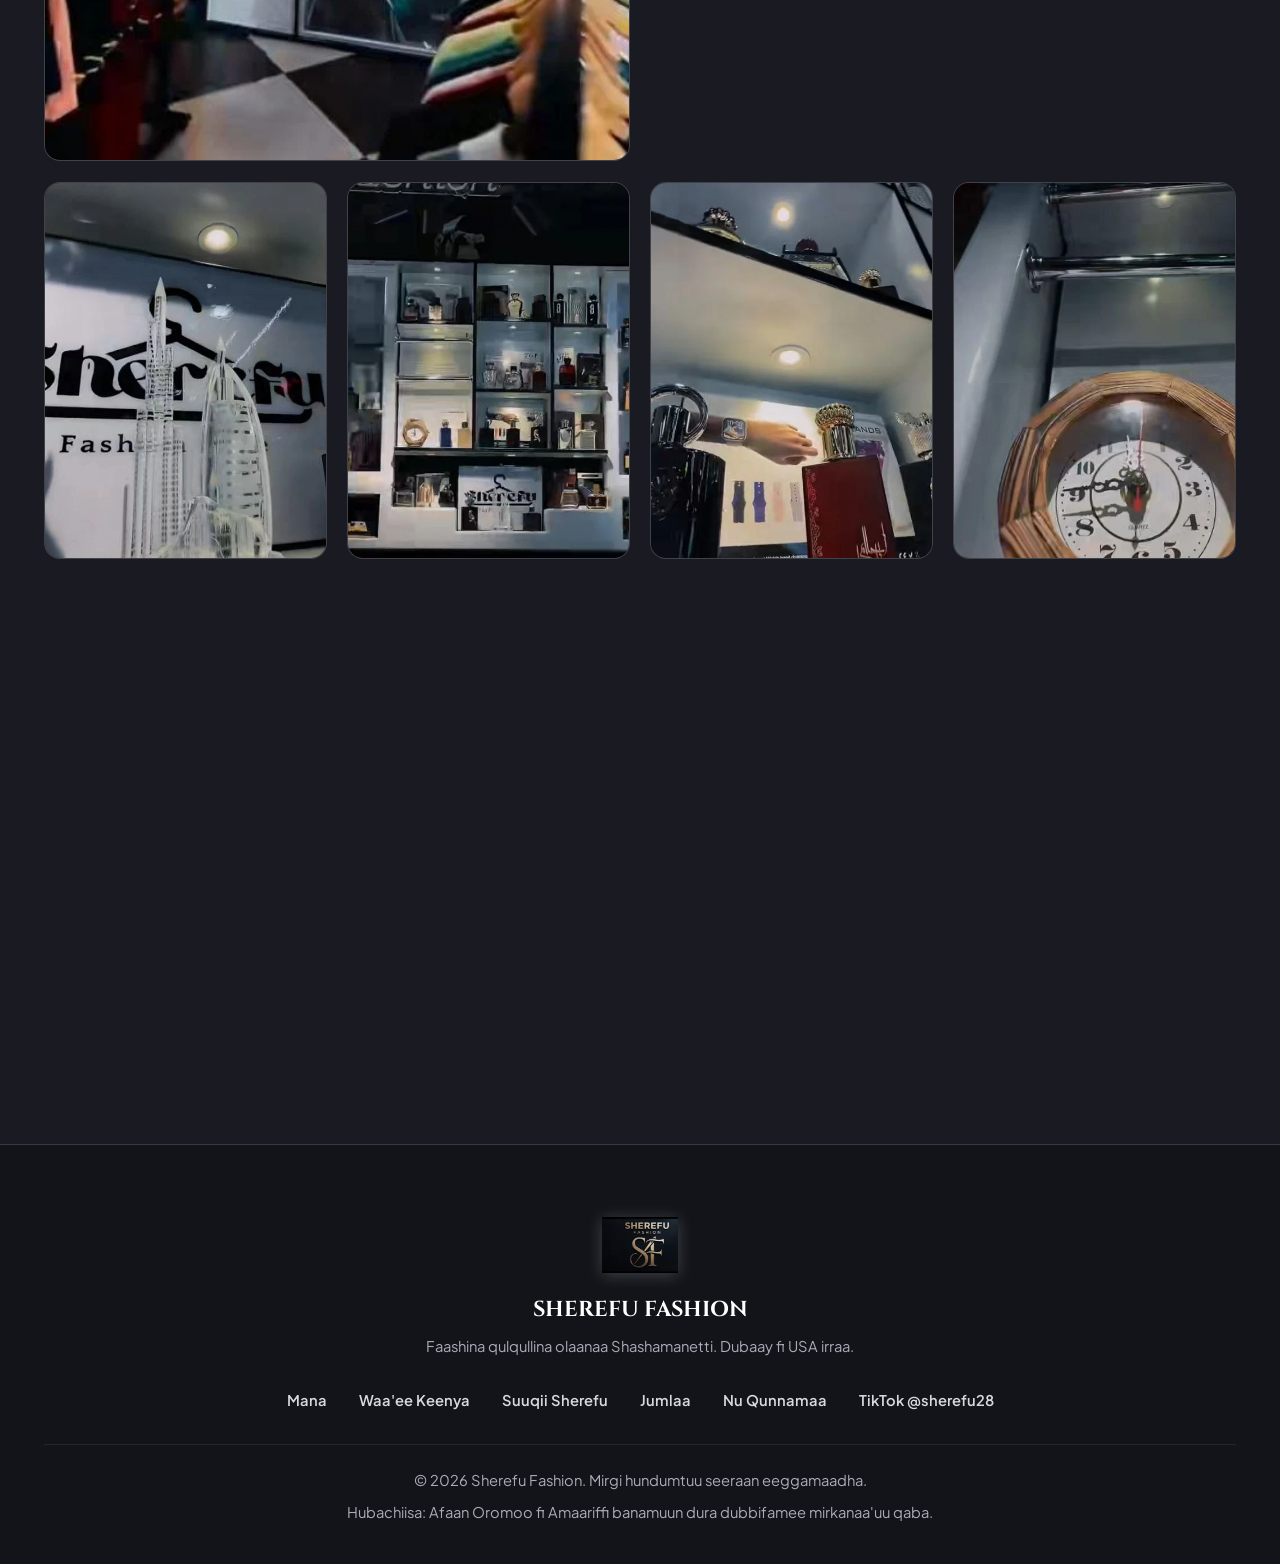
<file: stores.html>
<!DOCTYPE html>
<html lang="om">
<head>
  <meta charset="UTF-8">
  <meta name="viewport" content="width=device-width, initial-scale=1.0">
  <title>Sherefu Stores | Abosto Mountain Mall, Shashemene</title>
  <meta name="description" content="Visit Sherefu Stores at Abosto Mountain Mall, 1st floor, Shashemene. Curated imported clothing, authentic Jordan & Nike sneakers, Arabian perfumes, luxury watches and decor.">
  <meta property="og:title" content="Sherefu Stores — Shashemene Luxury Boutique Showcase">
  <meta property="og:image" content="assets/images/logo-sherefu-fashion.png">
  <link rel="icon" type="image/png" href="assets/images/logo-sherefu-fashion.png">
  <link rel="preconnect" href="https://fonts.googleapis.com">
  <link rel="preconnect" href="https://fonts.gstatic.com" crossorigin>
  <link rel="stylesheet" href="css/styles.css">
</head>
<body>

  <!-- Sticky Luxury Header -->
  <header class="header-sticky">
    <div class="container">
      <nav class="navbar" aria-label="Main Navigation">
        <a href="index.html" class="brand-logo-wrap">
          <picture>
            <source srcset="assets/images/webp/logo-sherefu-fashion.webp" type="image/webp">
            <img src="assets/images/logo-sherefu-fashion.png" alt="Sherefu Fashion Logo" class="brand-logo-img" data-i18n-alt="logo">
          </picture>
          <span class="brand-name">SHEREFU <span>FASHION</span></span>
        </a>

        <ul class="nav-links">
          <li class="nav-item"><a href="index.html" data-i18n="nav.home">Mana</a></li>
          <li class="nav-item"><a href="about.html" data-i18n="nav.about">Waa'ee Keenya</a></li>
          <li class="nav-item"><a href="stores.html" class="active" data-i18n="nav.stores">Suuqii Sherefu</a></li>
          <li class="nav-item"><a href="wholesale.html" data-i18n="nav.wholesale">Jumlaa</a></li>
          <li class="nav-item"><a href="contact.html" data-i18n="nav.contact">Nu Qunnamaa</a></li>
        </ul>

        <div class="header-actions">
          <a href="https://www.tiktok.com/@sherefu28" target="_blank" rel="noopener noreferrer" class="btn-tiktok-pill">
            <svg class="tiktok-icon-svg" viewBox="0 0 24 24" width="14" height="14" fill="currentColor">
              <path d="M12.525.02c1.31-.02 2.61-.01 3.91-.02.08 1.53.63 3.09 1.75 4.17 1.12 1.11 2.7 1.62 4.24 1.79v4.03c-1.44-.05-2.89-.35-4.2-.97-.57-.26-1.1-.59-1.62-.93-.01 2.92.01 5.84-.02 8.75-.08 1.4-.54 2.79-1.35 3.94-1.31 1.92-3.58 3.17-5.91 3.21-1.43.08-2.86-.31-4.08-1.03-2.02-1.19-3.44-3.37-3.65-5.71-.02-.5-.03-1-.01-1.49.18-1.9 1.12-3.72 2.58-4.96 1.66-1.44 3.98-2.13 6.15-1.72.02 1.48-.04 2.96-.04 4.44-.99-.32-2.15-.23-3.02.37-.63.41-1.11 1.04-1.36 1.75-.21.51-.24 1.07-.14 1.61.24 1.18 1.19 2.16 2.36 2.37.99.18 2.05-.09 2.77-.77.53-.5.85-1.18.89-1.89.04-2.82.02-5.64.02-8.46V.02z"/>
            </svg>
            <span data-i18n="header.tiktokText">@sherefu28</span>
          </a>

          <div class="lang-switcher-wrap">
            <select id="langSelect" class="lang-select" aria-label="Select Language">
              <option value="om">Afaan Oromoo</option>
              <option value="en">English</option>
              <option value="am">አማርኛ (Amharic)</option>
            </select>
          </div>

          <button class="mobile-menu-btn" id="mobileMenuBtn" aria-label="Open Navigation Menu">
            <svg width="24" height="24" viewBox="0 0 24 24" fill="none" stroke="currentColor" stroke-width="2">
              <line x1="3" y1="12" x2="21" y2="12"></line>
              <line x1="3" y1="6" x2="21" y2="6"></line>
              <line x1="3" y1="18" x2="21" y2="18"></line>
            </svg>
          </button>
        </div>
      </nav>
    </div>
  </header>

  <!-- Mobile Drawer Menu -->
  <aside class="mobile-drawer" id="mobileDrawer">
    <div class="mobile-drawer-header">
      <div class="brand-logo-wrap">
        <img src="assets/images/logo-sherefu-fashion.png" alt="Sherefu Fashion" style="height: 38px;">
        <span class="brand-name">SHEREFU <span>FASHION</span></span>
      </div>
      <button class="mobile-drawer-close" id="mobileDrawerClose">&times;</button>
    </div>

    <ul class="mobile-nav-list">
      <li><a href="index.html" data-i18n="nav.home">Mana</a></li>
      <li><a href="about.html" data-i18n="nav.about">Waa'ee Keenya</a></li>
      <li><a href="stores.html" class="active" data-i18n="nav.stores">Suuqii Sherefu</a></li>
      <li><a href="wholesale.html" data-i18n="nav.wholesale">Jumlaa</a></li>
      <li><a href="contact.html" data-i18n="nav.contact">Nu Qunnamaa</a></li>
    </ul>

    <div style="margin-top: auto; padding-top: 2rem;">
      <select id="mobileLangSelect" class="lang-select" style="width: 100%;">
        <option value="om">Afaan Oromoo</option>
        <option value="en">English</option>
        <option value="am">አማርኛ (Amharic)</option>
      </select>
    </div>
  </aside>

  <!-- Banner -->
  <section class="page-banner">
    <div class="container reveal-pop">
      <span class="badge-luxury" data-i18n="stores.tag">Suuqii Shashamane</span>
      <h1 class="serif-title" style="font-size: clamp(2.6rem, 5.5vw, 4.2rem); margin-bottom: 1rem;">
        <span class="two-tone" data-i18n="stores.title">Suuqii Keenya Daawwadhaa</span>
      </h1>
      <p style="color: var(--text-muted); max-width: 680px; margin: 0 auto; font-size: 1.15rem;" data-i18n="stores.locationDesc">
        Shashamane, Itoophiyaa — Suuqii tokkicha fi adda ta'e.
      </p>
    </div>
  </section>

  <!-- Main Store Showcase -->
  <section class="section">
    <div class="container">
      
      <!-- Showcase Notice -->
      <div class="store-notice-bar reveal-pop" style="margin-bottom: 3.5rem;">
        <p data-i18n="stores.noteNotice">
          Ibsa: Kun suuqii agarsiisaati. Meeshaan toora interneetii irratti hin gurguramu; nu dubbisuuf yookiin daawwachuuf WhatsApp nu qunnamaa.
        </p>
      </div>

      <!-- Categories Detailed Grid with Pop-out entrance -->
      <div class="section-header reveal-on-scroll">
        <span class="badge-luxury" data-i18n="categories.tag">Kutaalee Meeshaa</span>
        <h2 class="section-title"><span class="two-tone" data-i18n="categories.title">Kutaalee Suuqii Keenyaa</span></h2>
        <p class="section-subtitle" data-i18n="categories.subtitle">Waan barbaaddan hunda bakka tokkotti argattu</p>
      </div>

      <div class="curation-grid" style="margin-bottom: 5rem;">
        <!-- Clothes -->
        <article class="curation-card reveal-pop" id="clothes">
          <div class="curation-img-wrap">
            <span class="curation-badge">Clothes</span>
            <picture>
              <source srcset="assets/images/webp/store-interior-overview.webp" type="image/webp">
              <img src="assets/images/store-interior-overview.png" alt="Sherefu Fashion Clothes" class="curation-img" data-i18n-alt="storeInteriorOverview">
            </picture>
          </div>
          <div class="curation-info">
            <h3 class="curation-name" data-i18n="categories.clothes.title">Uffata Dubaay & USA</h3>
            <p class="curation-desc" data-i18n="categories.clothes.desc">Kootii, surree, shaamizii fi faashina dhiiraa ammayyaa kan dhiheenya dhufan.</p>
            <a href="https://wa.me/251988097281?text=Hello%20Sherefu%20Fashion,%20I%20am%20inquiring%20about%20your%20imported%20clothing%20collection" target="_blank" class="btn-red-primary" style="padding: 0.75rem 1.4rem; font-size: 0.88rem;" data-i18n="stores.btnWhatsapp">
              WhatsApp irratti Gaafadhaa
            </a>
          </div>
        </article>

        <!-- Sneakers -->
        <article class="curation-card reveal-pop" id="sneakers" style="transition-delay: 0.15s;">
          <div class="curation-img-wrap">
            <span class="curation-badge">Sneakers</span>
            <picture>
              <source srcset="assets/images/webp/store-sneaker-wall.webp" type="image/webp">
              <img src="assets/images/store-sneaker-wall.png" alt="Jordan & Nike Sneaker Wall" class="curation-img" data-i18n-alt="storeSneakerWall">
            </picture>
          </div>
          <div class="curation-info">
            <h3 class="curation-name" data-i18n="categories.sneakers.title">Isniikaroota & Kophee</h3>
            <p class="curation-desc" data-i18n="categories.sneakers.desc">Jordan, Nike, fi isniikaroota orijinaala filatamoofi qaalii.</p>
            <a href="https://wa.me/251988097281?text=Hello%20Sherefu%20Fashion,%20I%20am%20inquiring%20about%20your%20Jordan%20and%20Nike%20sneakers" target="_blank" class="btn-red-primary" style="padding: 0.75rem 1.4rem; font-size: 0.88rem;" data-i18n="stores.btnWhatsapp">
              WhatsApp irratti Gaafadhaa
            </a>
          </div>
        </article>

        <!-- Perfumes -->
        <article class="curation-card reveal-pop" id="perfumes" style="transition-delay: 0.3s;">
          <div class="curation-img-wrap">
            <span class="curation-badge">Fragrance</span>
            <picture>
              <source srcset="assets/images/webp/store-perfume-shelf.webp" type="image/webp">
              <img src="assets/images/store-perfume-shelf.png" alt="Dubai Perfumes & Scents" class="curation-img" data-i18n-alt="storePerfumeShelf">
            </picture>
          </div>
          <div class="curation-info">
            <h3 class="curation-name" data-i18n="categories.perfumes.title">Shittoo Mi'aawaa</h3>
            <p class="curation-desc" data-i18n="categories.perfumes.desc">Shittoo Dubaay fi biyya alaa irraa dhufe kan urgaan isaa yeroo dheeraa turu.</p>
            <a href="https://wa.me/251988097281?text=Hello%20Sherefu%20Fashion,%20I%20am%20inquiring%20about%20your%20perfume%20collection" target="_blank" class="btn-red-primary" style="padding: 0.75rem 1.4rem; font-size: 0.88rem;" data-i18n="stores.btnWhatsapp">
              WhatsApp irratti Gaafadhaa
            </a>
          </div>
        </article>

        <!-- Watches & Smart Watches -->
        <article class="curation-card reveal-pop" id="watches" style="transition-delay: 0.45s;">
          <div class="curation-img-wrap">
            <span class="curation-badge">Watches</span>
            <picture>
              <source srcset="assets/images/webp/store-perfume-display-2.webp" type="image/webp">
              <img src="assets/images/store-perfume-display-2.png" alt="Watches & Smart Watches" class="curation-img" data-i18n-alt="storePerfumeDisplay2">
            </picture>
          </div>
          <div class="curation-info">
            <h3 class="curation-name" data-i18n="categories.watches.title">Sa'aatiiwwan & Smart Watch</h3>
            <p class="curation-desc" data-i18n="categories.watches.desc">Sa'aatiiwwan warqee, ammayyaa fi Smart Watch teeknooloojii ol'aanaa qaban.</p>
            <a href="https://wa.me/251988097281?text=Hello%20Sherefu%20Fashion,%20I%20am%20inquiring%20about%20your%20luxury%20watches%20and%20smartwatches" target="_blank" class="btn-red-primary" style="padding: 0.75rem 1.4rem; font-size: 0.88rem;" data-i18n="stores.btnWhatsapp">
              WhatsApp irratti Gaafadhaa
            </a>
          </div>
        </article>

        <!-- Decor -->
        <article class="curation-card reveal-pop" id="decor" style="transition-delay: 0.6s;">
          <div class="curation-img-wrap">
            <span class="curation-badge">Decor</span>
            <picture>
              <source srcset="assets/images/webp/store-gold-sneakers-tower.webp" type="image/webp">
              <img src="assets/images/store-gold-sneakers-tower.png" alt="Store Decor & Burj Khalifa Glass" class="curation-img" data-i18n-alt="storeGoldSneakersTower">
            </picture>
          </div>
          <div class="curation-info">
            <h3 class="curation-name" data-i18n="categories.decor.title">Mi'a Bareedina Manatti</h3>
            <p class="curation-desc" data-i18n="categories.decor.desc">Siidaa Burj Khalifa, sa'aatiiwwan girgijjaa fi faaya adda ta'an.</p>
            <a href="https://wa.me/251988097281?text=Hello%20Sherefu%20Fashion,%20I%20am%20inquiring%20about%20your%20boutique%20decor%20items" target="_blank" class="btn-red-primary" style="padding: 0.75rem 1.4rem; font-size: 0.88rem;" data-i18n="stores.btnWhatsapp">
              WhatsApp irratti Gaafadhaa
            </a>
          </div>
        </article>
      </div>

      <!-- Complete Interior Gallery -->
      <div class="section-header reveal-on-scroll">
        <span class="badge-luxury" data-i18n="stores.tag">Shashamane Boutique</span>
        <h2 class="section-title"><span class="two-tone" data-i18n="stores.galleryTitle">Suuraalee Suuqii Keenyaa</span></h2>
      </div>

      <div class="store-gallery-masonry" style="margin-bottom: 4.5rem;">
        <div class="gallery-item span-2 reveal-pop">
          <picture>
            <source srcset="assets/images/webp/store-interior-overview.webp" type="image/webp">
            <img src="assets/images/store-interior-overview.png" alt="Store Interior Overview" data-i18n-alt="storeInteriorOverview">
          </picture>
        </div>
        <div class="gallery-item reveal-pop" style="transition-delay: 0.1s;">
          <picture>
            <source srcset="assets/images/webp/store-sneaker-wall.webp" type="image/webp">
            <img src="assets/images/store-sneaker-wall.png" alt="Jordan & Nike Sneaker Wall" data-i18n-alt="storeSneakerWall">
          </picture>
        </div>
        <div class="gallery-item reveal-pop" style="transition-delay: 0.2s;">
          <picture>
            <source srcset="assets/images/webp/store-gold-sneakers-tower.webp" type="image/webp">
            <img src="assets/images/store-gold-sneakers-tower.png" alt="Gold Sneakers and Glass Tower" data-i18n-alt="storeGoldSneakersTower">
          </picture>
        </div>
        <div class="gallery-item reveal-pop" style="transition-delay: 0.3s;">
          <picture>
            <source srcset="assets/images/webp/store-glass-tower-decor.webp" type="image/webp">
            <img src="assets/images/store-glass-tower-decor.png" alt="Burj Khalifa Crystal Tower" data-i18n-alt="storeGlassTowerDecor">
          </picture>
        </div>
        <div class="gallery-item reveal-pop" style="transition-delay: 0.4s;">
          <picture>
            <source srcset="assets/images/webp/store-perfume-shelf.webp" type="image/webp">
            <img src="assets/images/store-perfume-shelf.png" alt="Perfume Showcase" data-i18n-alt="storePerfumeShelf">
          </picture>
        </div>
        <div class="gallery-item reveal-pop" style="transition-delay: 0.5s;">
          <picture>
            <source srcset="assets/images/webp/store-perfume-display-2.webp" type="image/webp">
            <img src="assets/images/store-perfume-display-2.png" alt="Smart Watch Display" data-i18n-alt="storePerfumeDisplay2">
          </picture>
        </div>
        <div class="gallery-item reveal-pop" style="transition-delay: 0.6s;">
          <picture>
            <source srcset="assets/images/webp/store-wall-clock.webp" type="image/webp">
            <img src="assets/images/store-wall-clock.png" alt="Wooden Wall Clock" data-i18n-alt="storeWallClock">
          </picture>
        </div>
      </div>

      <!-- Map & Directions -->
      <div class="map-embed-wrapper reveal-pop">
        <div class="map-placeholder">
          <svg width="48" height="48" viewBox="0 0 24 24" fill="none" stroke="var(--red-bright)" stroke-width="1.8" style="margin-bottom: 1rem;">
            <path d="M12 2C8.13 2 5 5.13 5 9c0 5.25 7 13 7 13s7-7.75 7-13c0-3.87-3.13-7-7-7z"></path>
            <circle cx="12" cy="9" r="2.5"></circle>
          </svg>
          <h4 style="color: #fff; font-family: var(--font-serif); margin-bottom: 0.5rem;" data-i18n="stores.locationName">Abosto Mountain Mall, Fooqii 1ffaa</h4>
          <p style="color: var(--text-muted); font-size: 0.92rem; max-width: 320px;" data-i18n="stores.locationDesc">
            Shashamane, Oromia, Ethiopia.
          </p>
        </div>
        <div class="map-info-pane">
          <span class="badge-luxury" style="margin-bottom: 0.85rem;">Flagship Boutique</span>
          <h4 style="color: #fff; font-size: 1.35rem; margin-bottom: 0.75rem;">Abosto Mountain Mall, 1st Floor</h4>
          <p style="color: var(--text-muted); font-size: 0.95rem; line-height: 1.6; margin-bottom: 1.75rem;">
            This is our single, exclusive flagship destination in Shashemene. Visit us to explore imported clothing from Dubai & America, sneakers, and fragrances in person.
          </p>
          <div style="display: flex; gap: 1rem; flex-wrap: wrap;">
            <a href="https://maps.google.com/?q=Abosto+Mountain+Mall+Shashemene+Ethiopia" target="_blank" rel="noopener noreferrer" class="btn-red-primary" data-i18n="stores.btnDirections">
              Kallattii Argadhaa
            </a>
            <a href="https://wa.me/251988097281" target="_blank" class="btn-white-secondary" data-i18n="stores.btnWhatsapp">
              WhatsApp irratti Gaafadhaa
            </a>
          </div>
        </div>
      </div>

    </div>
  </section>

  <!-- Floating WhatsApp -->
  <a href="https://wa.me/251988097281" target="_blank" class="whatsapp-float-btn" title="Chat on WhatsApp">
    <svg width="32" height="32" viewBox="0 0 24 24" fill="currentColor">
      <path d="M12.04 2c-5.46 0-9.91 4.45-9.91 9.91 0 1.75.46 3.45 1.32 4.95L2.05 22l5.25-1.38c1.45.79 3.08 1.21 4.74 1.21 5.46 0 9.91-4.45 9.91-9.91 0-2.65-1.03-5.14-2.9-7.01A9.816 9.816 0 0 0 12.04 2zm.01 1.67c2.2 0 4.26.86 5.82 2.41 1.56 1.56 2.41 3.63 2.41 5.83s-.85 4.27-2.41 5.83c-1.56 1.55-3.63 2.41-5.82 2.41-1.5 0-2.97-.39-4.27-1.14l-.3-.18-3.17.83.85-3.09-.2-.31a8.17 8.17 0 0 1-1.25-4.35c0-2.2.86-4.27 2.41-5.83 1.56-1.55 3.63-2.41 5.83-2.41zm-3.32 4.14c-.18 0-.4.07-.61.31-.21.24-.8 78-.8 1.91 0 1.13.82 2.22.94 2.37.11.16 1.62 2.47 3.92 3.46.55.24.97.38 1.31.49.55.17 1.05.15 1.45.09.44-.07 1.36-.56 1.55-1.1.19-.55.19-1.02.13-1.12-.06-.09-.21-.15-.45-.27-.24-.12-1.42-.7-1.64-.78-.22-.08-.38-.12-.54.12-.16.24-.62.78-.76.94-.14.16-.28.18-.52.06-.24-.12-1.02-.38-1.95-1.21-.72-.64-1.21-1.44-1.35-1.68-.14-.24-.01-.37.11-.49.11-.11.24-.28.36-.42.12-.14.16-.24.24-.4.08-.16.04-.3-.02-.42-.06-.12-.54-1.3-.74-1.78-.2-.47-.4-.41-.55-.42-.14-.01-.31-.01-.48-.01z"/>
    </svg>
  </a>

  <!-- Footer -->
  <footer class="footer">
    <div class="container">
      <img src="assets/images/logo-sherefu-fashion.png" alt="Sherefu Fashion" class="footer-logo">
      <h4 style="font-family: var(--font-serif); font-size: 1.35rem; color: #fff; margin-bottom: 0.5rem;">SHEREFU <span style="color: var(--red-bright);">FASHION</span></h4>
      <p style="color: var(--text-muted); font-size: 0.92rem;" data-i18n="footer.tagline">
        Faashina qulqullina olaanaa Shashamanetti. Dubaay fi USA irraa.
      </p>

      <ul class="footer-nav">
        <li><a href="index.html" data-i18n="nav.home">Mana</a></li>
        <li><a href="about.html" data-i18n="nav.about">Waa'ee Keenya</a></li>
        <li><a href="stores.html" class="active" data-i18n="nav.stores">Suuqii Sherefu</a></li>
        <li><a href="wholesale.html" data-i18n="nav.wholesale">Jumlaa</a></li>
        <li><a href="contact.html" data-i18n="nav.contact">Nu Qunnamaa</a></li>
        <li><a href="https://www.tiktok.com/@sherefu28" target="_blank" rel="noopener noreferrer">TikTok @sherefu28</a></li>
      </ul>

      <div class="footer-bottom">
        <p>&copy; 2026 Sherefu Fashion. <span data-i18n="footer.rights">Mirgi hundumtuu seeraan eeggamaadha.</span></p>
        <p class="footer-notice" data-i18n="footer.ownerNote">
          Hubachiisa: Afaan Oromoo fi Amaariffi banamuun dura dubbifamee mirkanaa'uu qaba.
        </p>
      </div>
    </div>
  </footer>

  <script src="js/translations.js"></script>
  <script src="js/script.js"></script>
</body>
</html>
</file>
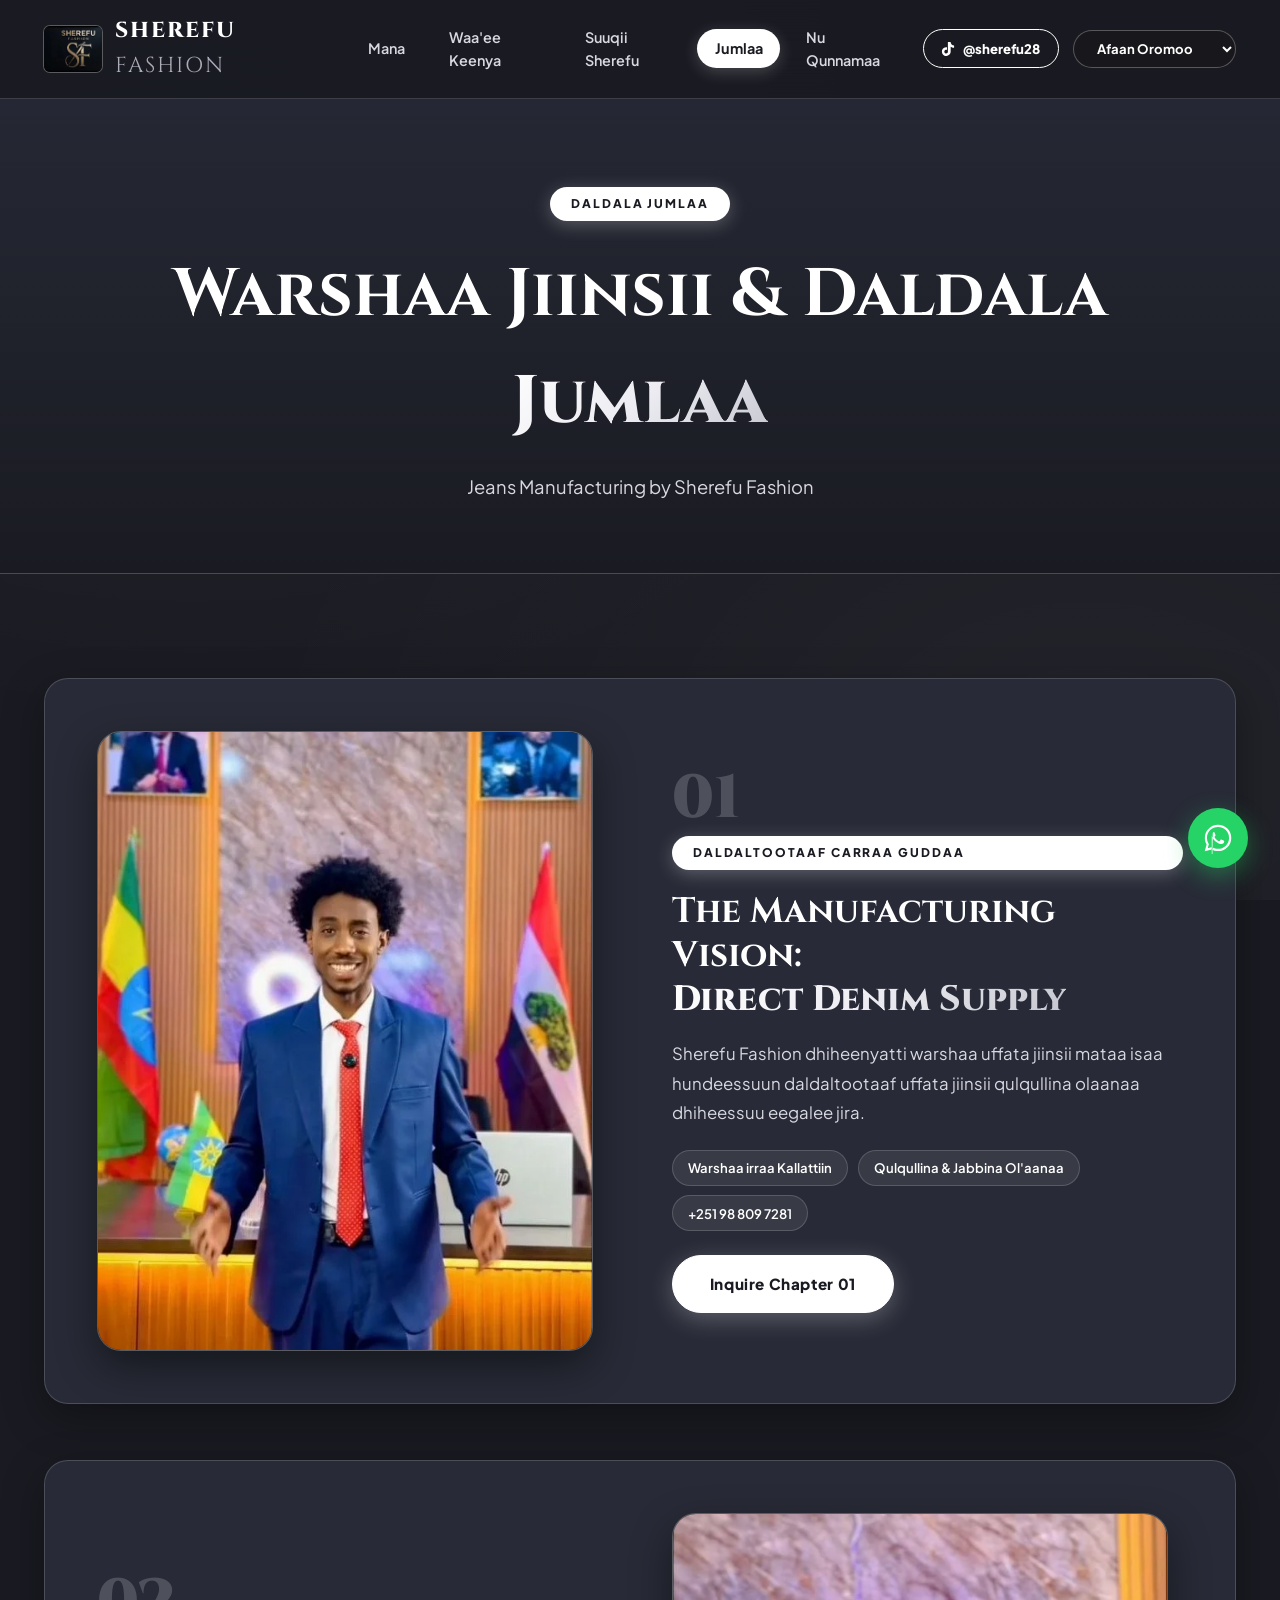
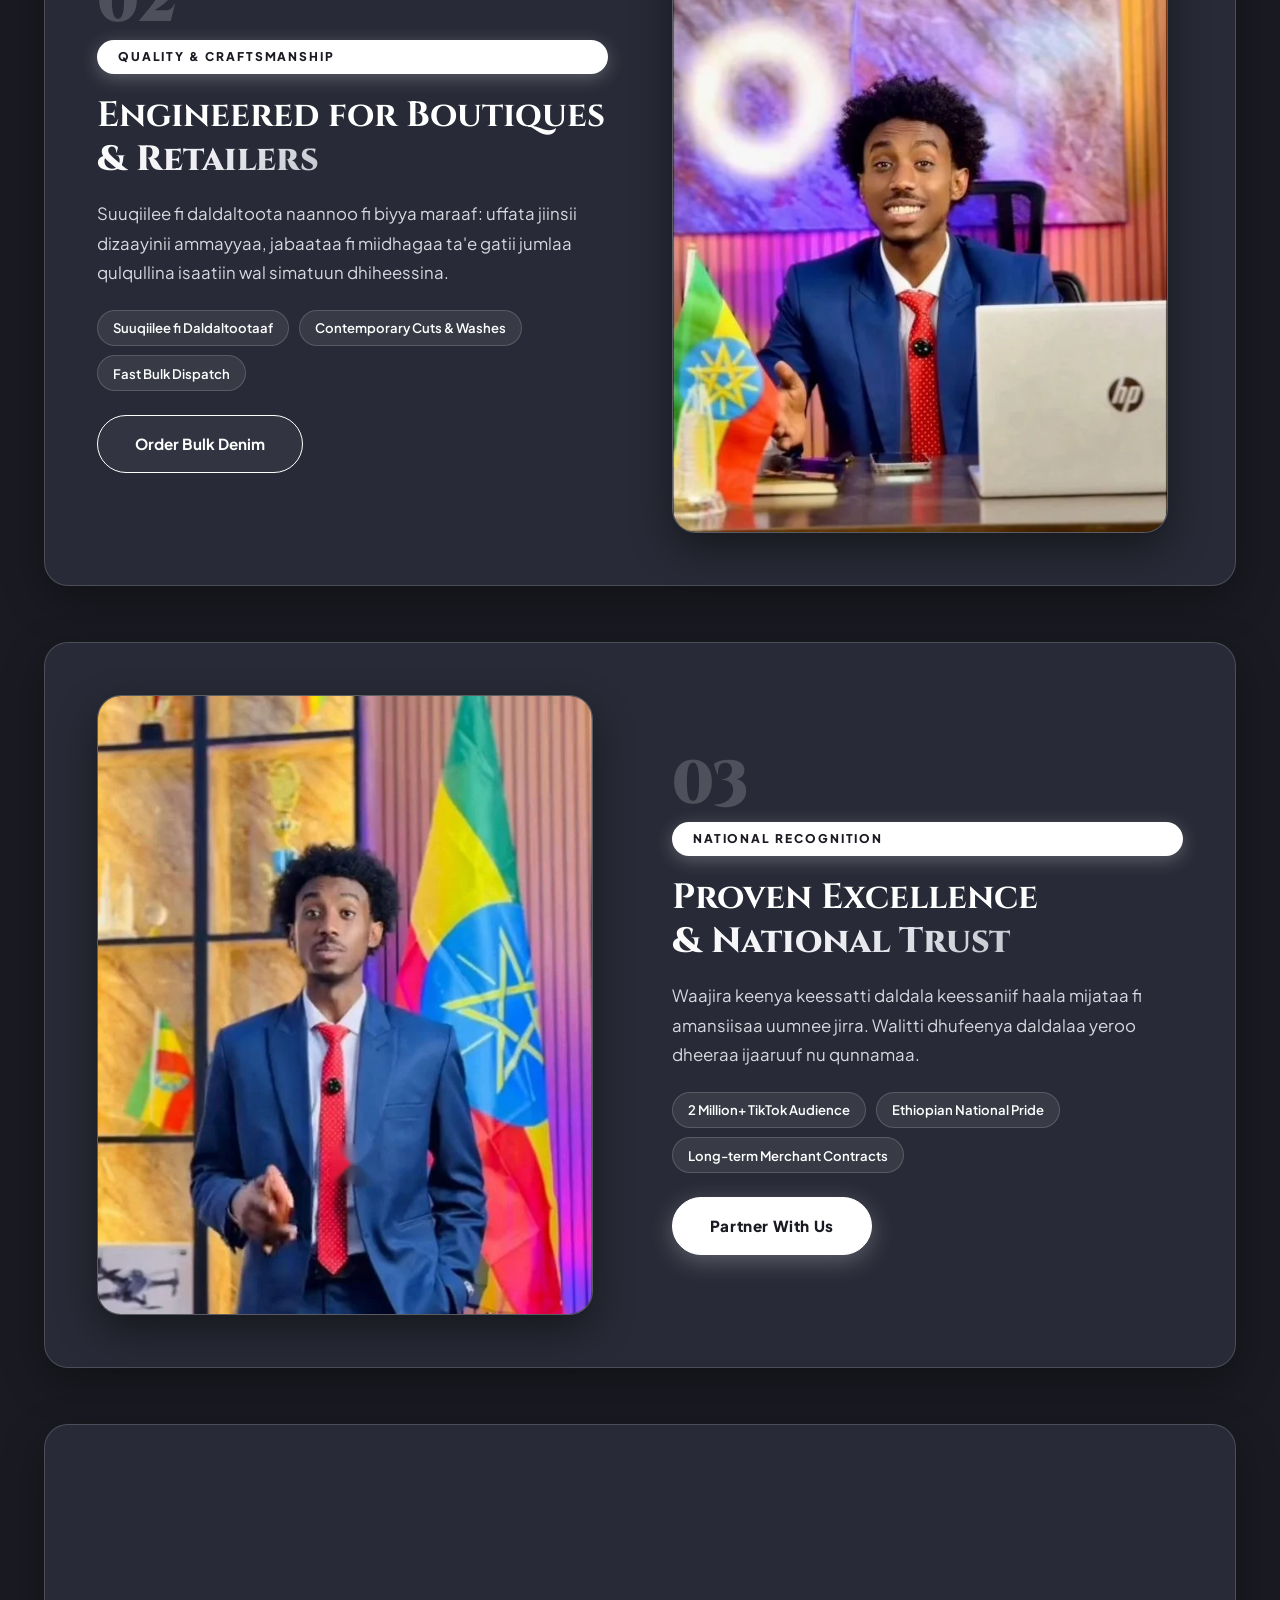
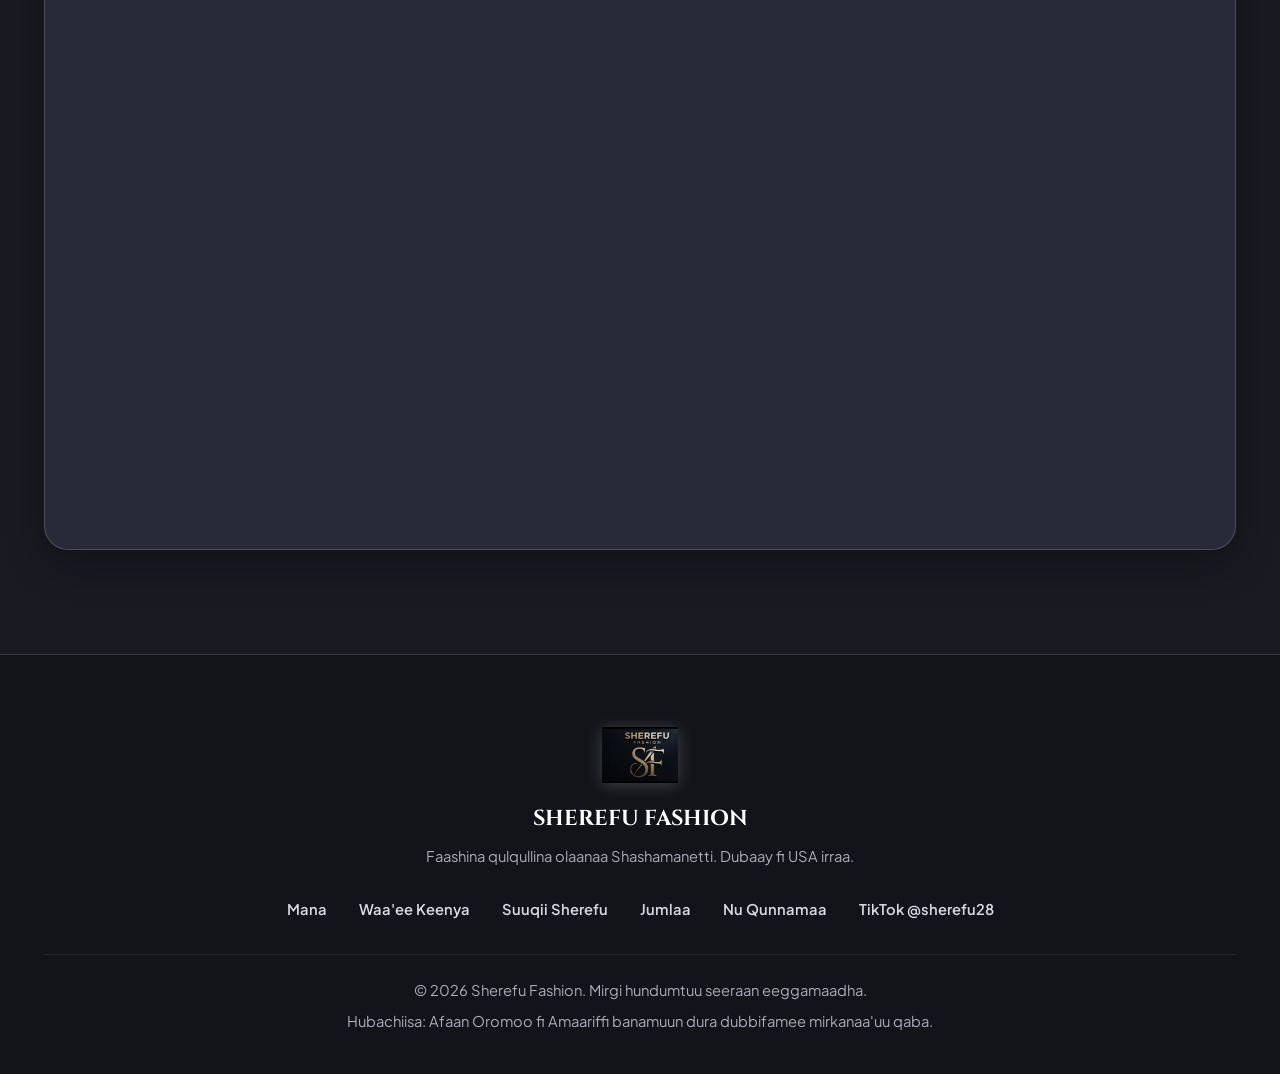
<file: wholesale.html>
<!DOCTYPE html>
<html lang="om">
<head>
  <meta charset="UTF-8">
  <meta name="viewport" content="width=device-width, initial-scale=1.0">
  <title>Wholesale Jeans Manufacturing | Sherefu Fashion — Shashemene, Ethiopia</title>
  <meta name="description" content="Direct factory wholesale jeans manufacturing by Sherefu Fashion. High quality denim production and supply for fashion stores and retailers in Ethiopia. Call/WhatsApp: +251 98 809 7281.">
  <meta property="og:title" content="Wholesale Jeans Manufacturing — Sherefu Fashion">
  <meta property="og:image" content="assets/images/logo-sherefu-fashion.png">
  <link rel="icon" type="image/png" href="assets/images/logo-sherefu-fashion.png">
  <link rel="preconnect" href="https://fonts.googleapis.com">
  <link rel="preconnect" href="https://fonts.gstatic.com" crossorigin>
  <link rel="stylesheet" href="css/styles.css">
</head>
<body>

  <!-- Sticky Luxury Header -->
  <header class="header-sticky">
    <div class="container">
      <nav class="navbar" aria-label="Main Navigation">
        <a href="index.html" class="brand-logo-wrap">
          <picture>
            <source srcset="assets/images/webp/logo-sherefu-fashion.webp" type="image/webp">
            <img src="assets/images/logo-sherefu-fashion.png" alt="Sherefu Fashion Logo" class="brand-logo-img" data-i18n-alt="logo">
          </picture>
          <span class="brand-name">SHEREFU <span>FASHION</span></span>
        </a>

        <ul class="nav-links">
          <li class="nav-item"><a href="index.html" data-i18n="nav.home">Mana</a></li>
          <li class="nav-item"><a href="about.html" data-i18n="nav.about">Waa'ee Keenya</a></li>
          <li class="nav-item"><a href="stores.html" data-i18n="nav.stores">Suuqii Sherefu</a></li>
          <li class="nav-item"><a href="wholesale.html" class="active" data-i18n="nav.wholesale">Jumlaa</a></li>
          <li class="nav-item"><a href="contact.html" data-i18n="nav.contact">Nu Qunnamaa</a></li>
        </ul>

        <div class="header-actions">
          <a href="https://www.tiktok.com/@sherefu28" target="_blank" rel="noopener noreferrer" class="btn-tiktok-pill">
            <svg class="tiktok-icon-svg" viewBox="0 0 24 24" width="14" height="14" fill="currentColor">
              <path d="M12.525.02c1.31-.02 2.61-.01 3.91-.02.08 1.53.63 3.09 1.75 4.17 1.12 1.11 2.7 1.62 4.24 1.79v4.03c-1.44-.05-2.89-.35-4.2-.97-.57-.26-1.1-.59-1.62-.93-.01 2.92.01 5.84-.02 8.75-.08 1.4-.54 2.79-1.35 3.94-1.31 1.92-3.58 3.17-5.91 3.21-1.43.08-2.86-.31-4.08-1.03-2.02-1.19-3.44-3.37-3.65-5.71-.02-.5-.03-1-.01-1.49.18-1.9 1.12-3.72 2.58-4.96 1.66-1.44 3.98-2.13 6.15-1.72.02 1.48-.04 2.96-.04 4.44-.99-.32-2.15-.23-3.02.37-.63.41-1.11 1.04-1.36 1.75-.21.51-.24 1.07-.14 1.61.24 1.18 1.19 2.16 2.36 2.37.99.18 2.05-.09 2.77-.77.53-.5.85-1.18.89-1.89.04-2.82.02-5.64.02-8.46V.02z"/>
            </svg>
            <span data-i18n="header.tiktokText">@sherefu28</span>
          </a>

          <div class="lang-switcher-wrap">
            <select id="langSelect" class="lang-select" aria-label="Select Language">
              <option value="om">Afaan Oromoo</option>
              <option value="en">English</option>
              <option value="am">አማርኛ (Amharic)</option>
            </select>
          </div>

          <button class="mobile-menu-btn" id="mobileMenuBtn" aria-label="Open Navigation Menu">
            <svg width="24" height="24" viewBox="0 0 24 24" fill="none" stroke="currentColor" stroke-width="2">
              <line x1="3" y1="12" x2="21" y2="12"></line>
              <line x1="3" y1="6" x2="21" y2="6"></line>
              <line x1="3" y1="18" x2="21" y2="18"></line>
            </svg>
          </button>
        </div>
      </nav>
    </div>
  </header>

  <!-- Mobile Drawer Menu -->
  <aside class="mobile-drawer" id="mobileDrawer">
    <div class="mobile-drawer-header">
      <div class="brand-logo-wrap">
        <img src="assets/images/logo-sherefu-fashion.png" alt="Sherefu Fashion" style="height: 38px;">
        <span class="brand-name">SHEREFU <span>FASHION</span></span>
      </div>
      <button class="mobile-drawer-close" id="mobileDrawerClose">&times;</button>
    </div>

    <ul class="mobile-nav-list">
      <li><a href="index.html" data-i18n="nav.home">Mana</a></li>
      <li><a href="about.html" data-i18n="nav.about">Waa'ee Keenya</a></li>
      <li><a href="stores.html" data-i18n="nav.stores">Suuqii Sherefu</a></li>
      <li><a href="wholesale.html" class="active" data-i18n="nav.wholesale">Jumlaa</a></li>
      <li><a href="contact.html" data-i18n="nav.contact">Nu Qunnamaa</a></li>
    </ul>

    <div style="margin-top: auto; padding-top: 2rem;">
      <select id="mobileLangSelect" class="lang-select" style="width: 100%;">
        <option value="om">Afaan Oromoo</option>
        <option value="en">English</option>
        <option value="am">አማርኛ (Amharic)</option>
      </select>
    </div>
  </aside>

  <!-- Page Banner -->
  <section class="page-banner">
    <div class="container reveal-pop">
      <span class="badge-luxury" data-i18n="wholesale.tag">Daldala Jumlaa</span>
      <h1 class="serif-title" style="font-size: clamp(2.6rem, 5.5vw, 4.2rem); margin-bottom: 1rem;">
        <span class="two-tone" data-i18n="wholesale.title">Warshaa Jiinsii & Daldala Jumlaa</span>
      </h1>
      <p style="color: var(--text-muted); max-width: 700px; margin: 0 auto; font-size: 1.15rem;" data-i18n="wholesale.subtitle">
        Jeans Manufacturing by Sherefu Fashion
      </p>
    </div>
  </section>

  <!-- ==========================================================================
       SCROLL STORYTELLING: INDIVIDUAL OFFICE PHOTOS REVEALED AS YOU SCROLL
       ========================================================================== -->
  <section class="section">
    <div class="container">
      <div class="wholesale-story-timeline">

        <!-- STORY CHAPTER 1: Founder Welcoming Partners (Photo 1) -->
        <div class="story-row">
          <div class="story-visual-wrap reveal-left">
            <picture>
              <source srcset="assets/images/webp/owner-office-blue-suit-wide.webp" type="image/webp">
              <img src="assets/images/owner-office-blue-suit-wide.png" alt="Sherefu Fashion Founder Welcoming Partners in Office" data-i18n-alt="ownerOfficeBlueSuitWide">
            </picture>
          </div>
          <div class="story-content reveal-right">
            <span class="story-number">01</span>
            <span class="badge-luxury" data-i18n="wholesale.badge">Daldaltootaaf Carraa Guddaa</span>
            <h2 class="story-heading">
              <span class="white-text">The Manufacturing Vision: </span><span class="red-text">Direct Denim Supply</span>
            </h2>
            <p class="story-desc" data-i18n="wholesale.desc1">
              Sherefu Fashion dhiheenyatti warshaa uffata jiinsii mataa isaa hundeessuun daldaltootaaf uffata jiinsii qulqullina olaanaa dhiheessuu eegalee jira.
            </p>
            <div class="story-badge-strip">
              <span class="story-badge-item" data-i18n="wholesale.featureDirect">Warshaa irraa Kallattiin</span>
              <span class="story-badge-item" data-i18n="wholesale.featureQuality">Qulqullina Ol'aanaa</span>
              <span class="story-badge-item">+251 98 809 7281</span>
            </div>
            <a href="https://wa.me/251988097281?text=Hello%20Sherefu%20Fashion,%20I%20am%20inquiring%20about%20Wholesale%20Jeans%20Vision%20and%20partnership" target="_blank" class="btn-red-primary" style="align-self: flex-start;">
              Inquire Chapter 01
            </a>
          </div>
        </div>

        <!-- STORY CHAPTER 2: Executive Desk with Laptop (Photo 2 - Reversed on Scroll) -->
        <div class="story-row reversed">
          <div class="story-visual-wrap reveal-right">
            <picture>
              <source srcset="assets/images/webp/owner-office-desk-laptop.webp" type="image/webp">
              <img src="assets/images/owner-office-desk-laptop.png" alt="Founder Managing Wholesale Orders on Laptop" data-i18n-alt="ownerOfficeDeskLaptop">
            </picture>
          </div>
          <div class="story-content reveal-left">
            <span class="story-number">02</span>
            <span class="badge-luxury">Quality & Craftsmanship</span>
            <h2 class="story-heading">
              <span class="white-text">Engineered for Boutiques </span><span class="red-text">& Retailers</span>
            </h2>
            <p class="story-desc" data-i18n="wholesale.desc2">
              Suuqiilee fi daldaltoota naannoo fi biyya maraaf: uffata jiinsii dizaayinii ammayyaa, jabaataa fi miidhagaa ta'e gatii jumlaa qulqullina isaatiin wal simatuun dhiheessina.
            </p>
            <div class="story-badge-strip">
              <span class="story-badge-item" data-i18n="wholesale.featureRetailers">Suuqiilee fi Daldaltootaaf</span>
              <span class="story-badge-item">Contemporary Cuts & Washes</span>
              <span class="story-badge-item">Fast Bulk Dispatch</span>
            </div>
            <a href="https://wa.me/251988097281?text=Hello%20Sherefu%20Fashion,%20I%20am%20inquiring%20about%20retailer%20denim%20orders" target="_blank" class="btn-white-secondary" style="align-self: flex-start;">
              Order Bulk Denim
            </a>
          </div>
        </div>

        <!-- STORY CHAPTER 3: Trophies & National Flag (Photo 3) -->
        <div class="story-row">
          <div class="story-visual-wrap reveal-left">
            <picture>
              <source srcset="assets/images/webp/owner-office-trophies-flag.webp" type="image/webp">
              <img src="assets/images/owner-office-trophies-flag.png" alt="Founder Beside National Flag and Awards" data-i18n-alt="ownerOfficeTrophiesFlag">
            </picture>
          </div>
          <div class="story-content reveal-right">
            <span class="story-number">03</span>
            <span class="badge-luxury">National Recognition</span>
            <h2 class="story-heading">
              <span class="white-text">Proven Excellence </span><span class="red-text">& National Trust</span>
            </h2>
            <p class="story-desc" data-i18n="wholesale.desc3">
              Waajira keenya keessatti daldala keessaniif haala mijataa fi amansiisaa uumnee jirra. Walitti dhufeenya daldalaa yeroo dheeraa ijaaruuf nu qunnamaa.
            </p>
            <div class="story-badge-strip">
              <span class="story-badge-item">2 Million+ TikTok Audience</span>
              <span class="story-badge-item">Ethiopian National Pride</span>
              <span class="story-badge-item">Long-term Merchant Contracts</span>
            </div>
            <a href="https://wa.me/251988097281?text=Hello%20Sherefu%20Fashion,%20I%20am%20interested%20in%20a%20long-term%20wholesale%20contract" target="_blank" class="btn-red-primary" style="align-self: flex-start;">
              Partner With Us
            </a>
          </div>
        </div>

        <!-- STORY CHAPTER 4: Executive Headquarters Desk (Photo 4) -->
        <div class="story-row reversed">
          <div class="story-visual-wrap reveal-right">
            <picture>
              <source srcset="assets/images/webp/office-empty-desk.webp" type="image/webp">
              <img src="assets/images/office-empty-desk.png" alt="Executive Headquarters Office Desk" data-i18n-alt="officeEmptyDesk">
            </picture>
          </div>
          <div class="story-content reveal-left">
            <span class="story-number">04</span>
            <span class="badge-luxury">Headquarters Consultation</span>
            <h2 class="story-heading">
              <span class="white-text">Visit Headquarters </span><span class="red-text">& Secure Volume</span>
            </h2>
            <p class="story-desc">
              Schedule an in-person meeting at our executive headquarters or connect directly via phone and WhatsApp to review current warehouse allocations, size matrices, and wholesale terms.
            </p>
            
            <!-- Large Prominent Wholesale CTA -->
            <div style="margin-top: 1.5rem; display: flex; flex-direction: column; gap: 1rem;">
              <a href="https://wa.me/251988097281?text=Hello%20Sherefu%20Fashion,%20I%20am%20ready%20to%20discuss%20a%20wholesale%20jeans%20contract" target="_blank" class="btn-red-primary" style="padding: 1.25rem 2.2rem; font-size: 1.1rem; width: 100%; text-align: center;" data-i18n="wholesale.btnWholesale">
                Jumlaa — Nu Qunnamaa (Call / WhatsApp)
              </a>
              <a href="tel:+251988097281" class="btn-white-secondary" style="padding: 1rem 2rem; width: 100%; text-align: center;">
                Call Direct: +251 98 809 7281
              </a>
            </div>
          </div>
        </div>

      </div>
    </div>
  </section>

  <!-- Floating WhatsApp -->
  <a href="https://wa.me/251988097281" target="_blank" class="whatsapp-float-btn" title="Chat on WhatsApp">
    <svg width="32" height="32" viewBox="0 0 24 24" fill="currentColor">
      <path d="M12.04 2c-5.46 0-9.91 4.45-9.91 9.91 0 1.75.46 3.45 1.32 4.95L2.05 22l5.25-1.38c1.45.79 3.08 1.21 4.74 1.21 5.46 0 9.91-4.45 9.91-9.91 0-2.65-1.03-5.14-2.9-7.01A9.816 9.816 0 0 0 12.04 2zm.01 1.67c2.2 0 4.26.86 5.82 2.41 1.56 1.56 2.41 3.63 2.41 5.83s-.85 4.27-2.41 5.83c-1.56 1.55-3.63 2.41-5.82 2.41-1.5 0-2.97-.39-4.27-1.14l-.3-.18-3.17.83.85-3.09-.2-.31a8.17 8.17 0 0 1-1.25-4.35c0-2.2.86-4.27 2.41-5.83 1.56-1.55 3.63-2.41 5.83-2.41zm-3.32 4.14c-.18 0-.4.07-.61.31-.21.24-.8 78-.8 1.91 0 1.13.82 2.22.94 2.37.11.16 1.62 2.47 3.92 3.46.55.24.97.38 1.31.49.55.17 1.05.15 1.45.09.44-.07 1.36-.56 1.55-1.1.19-.55.19-1.02.13-1.12-.06-.09-.21-.15-.45-.27-.24-.12-1.42-.7-1.64-.78-.22-.08-.38-.12-.54.12-.16.24-.62.78-.76.94-.14.16-.28.18-.52.06-.24-.12-1.02-.38-1.95-1.21-.72-.64-1.21-1.44-1.35-1.68-.14-.24-.01-.37.11-.49.11-.11.24-.28.36-.42.12-.14.16-.24.24-.4.08-.16.04-.3-.02-.42-.06-.12-.54-1.3-.74-1.78-.2-.47-.4-.41-.55-.42-.14-.01-.31-.01-.48-.01z"/>
    </svg>
  </a>

  <!-- Footer -->
  <footer class="footer">
    <div class="container">
      <img src="assets/images/logo-sherefu-fashion.png" alt="Sherefu Fashion" class="footer-logo">
      <h4 style="font-family: var(--font-serif); font-size: 1.35rem; color: #fff; margin-bottom: 0.5rem;">SHEREFU <span style="color: var(--red-bright);">FASHION</span></h4>
      <p style="color: var(--text-muted); font-size: 0.92rem;" data-i18n="footer.tagline">
        Faashina qulqullina olaanaa Shashamanetti. Dubaay fi USA irraa.
      </p>

      <ul class="footer-nav">
        <li><a href="index.html" data-i18n="nav.home">Mana</a></li>
        <li><a href="about.html" data-i18n="nav.about">Waa'ee Keenya</a></li>
        <li><a href="stores.html" data-i18n="nav.stores">Suuqii Sherefu</a></li>
        <li><a href="wholesale.html" class="active" data-i18n="nav.wholesale">Jumlaa</a></li>
        <li><a href="contact.html" data-i18n="nav.contact">Nu Qunnamaa</a></li>
        <li><a href="https://www.tiktok.com/@sherefu28" target="_blank" rel="noopener noreferrer">TikTok @sherefu28</a></li>
      </ul>

      <div class="footer-bottom">
        <p>&copy; 2026 Sherefu Fashion. <span data-i18n="footer.rights">Mirgi hundumtuu seeraan eeggamaadha.</span></p>
        <p class="footer-notice" data-i18n="footer.ownerNote">
          Hubachiisa: Afaan Oromoo fi Amaariffi banamuun dura dubbifamee mirkanaa'uu qaba.
        </p>
      </div>
    </div>
  </footer>

  <script src="js/translations.js"></script>
  <script src="js/script.js"></script>
</body>
</html>
</file>
<file: css/styles.css>
/* ==========================================================================
   SHEREFU FASHION — TIMELESS MONOCHROME (BLACK & WHITE LUXURY)
   Aesthetics: Deep Obsidian Black, Pure Crisp White, Frosted Glass & Platinum Accents
   ========================================================================== */

@import url('https://fonts.googleapis.com/css2?family=Cinzel:wght@600;700;800;900&family=Noto+Sans+Ethiopic:wght@400;500;600;700;800&family=Plus+Jakarta+Sans:wght@300;400;500;600;700;800&display=swap');

:root {
  /* Soft Luxury Charcoal & Refined Slate (Minimized Pitch-Black) */
  --black: #1a1b22;
  --black-1: #23252f;
  --black-2: #2b2e3b;
  --black-card: #282b37;
  --black-card-hover: #323544;
  --black-glass: rgba(26, 27, 34, 0.92);

  /* Pure Luxury Whites & Silvers */
  --white: #ffffff;
  --white-soft: #f7f7fa;
  --white-muted: #d8d8e0;
  --white-dim: #acacb8;
  --white-border: rgba(255, 255, 255, 0.28);
  --white-border-subtle: rgba(255, 255, 255, 0.16);
  --white-glow: rgba(255, 255, 255, 0.25);
  --white-gradient: linear-gradient(135deg, #ffffff 0%, #ececf2 50%, #c4c4ce 100%);

  /* Social */
  --tiktok-color: #ffffff;
  --whatsapp-color: #25d366;

  /* Typography */
  --font-serif: 'Cinzel', serif;
  --font-sans: 'Plus Jakarta Sans', system-ui, -apple-system, sans-serif;
  --font-ethiopic: 'Noto Sans Ethiopic', 'Plus Jakarta Sans', sans-serif;

  /* Transitions */
  --ease-out: cubic-bezier(0.16, 1, 0.3, 1);
  --ease-spring: cubic-bezier(0.34, 1.56, 0.64, 1);

  --radius-sm: 8px;
  --radius-md: 16px;
  --radius-lg: 24px;
  --radius-full: 9999px;
}

*, *::before, *::after { box-sizing: border-box; margin: 0; padding: 0; }

html {
  scroll-behavior: smooth;
  background: var(--black);
  -webkit-font-smoothing: antialiased;
  overflow-x: hidden !important;
  overflow-x: clip !important;
  width: 100% !important;
  max-width: 100% !important;
}

body {
  font-family: var(--font-sans);
  background-color: var(--black);
  background-image: 
    radial-gradient(at 15% 15%, rgba(255, 255, 255, 0.05) 0px, transparent 55%),
    radial-gradient(at 85% 85%, rgba(255, 255, 255, 0.04) 0px, transparent 55%);
  background-attachment: fixed;
  color: var(--white);
  line-height: 1.6;
  overflow-x: hidden !important;
  overflow-x: clip !important;
  width: 100% !important;
  max-width: 100% !important;
  position: relative;
  min-height: 100vh;
}

body.lang-am { font-family: var(--font-ethiopic); }
body.lang-am h1, body.lang-am h2, body.lang-am h3, body.lang-am h4,
body.lang-am .serif-title {
  font-family: var(--font-ethiopic);
  font-weight: 700;
  letter-spacing: normal;
}

img { display: block; max-width: 100%; }

:focus-visible { outline: 3px solid var(--white); outline-offset: 3px; }

::-webkit-scrollbar { width: 9px; }
::-webkit-scrollbar-track { background: var(--black); }
::-webkit-scrollbar-thumb { background: #333338; border-radius: 5px; border: 1px solid rgba(255, 255, 255, 0.15); }
::-webkit-scrollbar-thumb:hover { background: #55555c; }

/* Scroll progress bar */
.scroll-progress {
  position: fixed;
  top: 0; left: 0;
  height: 3px;
  width: 0;
  background: var(--white);
  box-shadow: 0 0 10px rgba(255, 255, 255, 0.7);
  z-index: 300;
}

.container { width: 100%; max-width: 1240px; margin: 0 auto; padding: 0 1.5rem; }

/* Text helpers */
.red-text,
.accent-text {
  background: var(--white-gradient);
  -webkit-background-clip: text;
  background-clip: text;
  -webkit-text-fill-color: transparent;
  display: inline-block;
  font-weight: 800;
}

.white-text { color: var(--white); }
.two-tone { color: var(--white); }

.phone-display-number {
  font-family: var(--font-serif);
  font-size: clamp(1.4rem, 5.5vw, 3.4rem);
  font-weight: 800;
  white-space: nowrap;
  display: inline-block;
  max-width: 100%;
  line-height: 1.2;
}

.badge-luxury {
  display: inline-flex;
  align-items: center;
  gap: 0.5rem;
  padding: 0.45rem 1.3rem;
  font-size: 0.75rem;
  font-weight: 800;
  letter-spacing: 0.16em;
  text-transform: uppercase;
  color: var(--black);
  background: var(--white);
  border-radius: var(--radius-full);
  margin-bottom: 1.25rem;
  box-shadow: 0 4px 18px rgba(255, 255, 255, 0.25);
}

/* Luxury Buttons */
.btn-red-primary,
.btn-white-primary {
  display: inline-flex;
  align-items: center;
  justify-content: center;
  gap: 0.6rem;
  padding: 1rem 2.3rem;
  font-weight: 800;
  font-size: 0.95rem;
  text-decoration: none;
  border-radius: var(--radius-full);
  letter-spacing: 0.04em;
  cursor: pointer;
  position: relative;
  overflow: hidden;
  background: var(--white);
  color: var(--black);
  border: 1px solid var(--white);
  box-shadow: 0 6px 24px rgba(255, 255, 255, 0.25);
  transition: transform 0.3s var(--ease-out), box-shadow 0.3s var(--ease-out), background 0.3s, color 0.3s;
}

.btn-red-primary::after,
.btn-white-primary::after {
  content: '';
  position: absolute;
  top: 0; left: -120%;
  width: 100%; height: 100%;
  background: linear-gradient(90deg, transparent, rgba(0, 0, 0, 0.15), transparent);
  transition: left 0.7s ease;
}

.btn-red-primary:hover,
.btn-white-primary:hover {
  transform: translateY(-3px) scale(1.03);
  box-shadow: 0 10px 32px rgba(255, 255, 255, 0.45);
  background: var(--white-soft);
}
.btn-red-primary:hover::after,
.btn-white-primary:hover::after { left: 120%; }

.btn-white-secondary {
  display: inline-flex;
  align-items: center;
  justify-content: center;
  gap: 0.6rem;
  padding: 1rem 2.3rem;
  background: rgba(255, 255, 255, 0.05);
  backdrop-filter: blur(12px);
  color: var(--white);
  border: 1.5px solid var(--white);
  font-weight: 700;
  font-size: 0.95rem;
  text-decoration: none;
  border-radius: var(--radius-full);
  transition: transform 0.3s var(--ease-out), background 0.3s, color 0.3s;
  cursor: pointer;
}
.btn-white-secondary:hover {
  background: var(--white);
  color: var(--black);
  transform: translateY(-3px) scale(1.03);
  box-shadow: 0 8px 26px rgba(255, 255, 255, 0.35);
}

/* ==========================================================================
   HEADER
   ========================================================================== */
.header-sticky {
  position: sticky;
  top: 0;
  z-index: 100;
  background: var(--black-glass);
  backdrop-filter: blur(20px);
  -webkit-backdrop-filter: blur(20px);
  border-bottom: 1px solid var(--white-border-subtle);
  width: 100%;
  max-width: 100%;
  overflow: hidden;
}

.navbar {
  display: flex;
  align-items: center;
  justify-content: space-between;
  padding: 0.9rem 0;
  gap: 1rem;
  width: 100%;
  max-width: 100%;
  box-sizing: border-box;
}

.brand-logo-wrap { display: flex; align-items: center; gap: 0.85rem; text-decoration: none; }
.brand-logo-img { height: 46px; width: auto; border-radius: 6px; box-shadow: 0 0 0 1px var(--white-border); }
.brand-name {
  font-family: var(--font-serif);
  font-size: 1.35rem;
  font-weight: 800;
  letter-spacing: 0.08em;
  color: var(--white);
}
.brand-name span { color: var(--white-dim); font-weight: 400; }

.nav-links { display: flex; align-items: center; list-style: none; gap: 0.5rem; }
.nav-item a {
  display: block;
  text-decoration: none;
  color: var(--white-muted);
  font-size: 0.9rem;
  font-weight: 600;
  padding: 0.5rem 1.1rem;
  border-radius: var(--radius-full);
  transition: background 0.25s, color 0.25s;
}
.nav-item a:hover { color: var(--white); background: rgba(255, 255, 255, 0.1); }
.nav-item a.active { color: var(--black); background: var(--white); font-weight: 700; box-shadow: 0 4px 16px rgba(255, 255, 255, 0.2); }

.header-actions { display: flex; align-items: center; gap: 0.85rem; }

.btn-tiktok-pill {
  display: inline-flex;
  align-items: center;
  gap: 0.5rem;
  padding: 0.5rem 1.1rem;
  background: transparent;
  color: var(--white);
  border: 1.5px solid var(--white);
  border-radius: var(--radius-full);
  text-decoration: none;
  font-size: 0.82rem;
  font-weight: 800;
  transition: transform 0.25s, background 0.25s, color 0.25s;
}
.btn-tiktok-pill:hover {
  background: var(--white);
  color: var(--black);
  transform: translateY(-2px);
  box-shadow: 0 0 20px rgba(255,255,255,0.45);
}
.tiktok-icon-svg { width: 14px; height: 14px; fill: currentColor; }

.lang-select {
  background: #18181c;
  color: var(--white);
  border: 1px solid var(--white-border);
  padding: 0.55rem 1.2rem;
  border-radius: var(--radius-full);
  font-size: 0.82rem;
  font-weight: 700;
  cursor: pointer;
  font-family: inherit;
  outline: none;
}
.lang-select option { background: var(--black); color: var(--white); }

.mobile-menu-btn {
  display: none;
  background: var(--white);
  border: none;
  color: var(--black);
  padding: 0.55rem;
  border-radius: var(--radius-sm);
  cursor: pointer;
}

/* Mobile drawer */
.mobile-drawer {
  position: fixed;
  inset: 0;
  background: rgba(22, 23, 30, 0.98);
  backdrop-filter: blur(24px);
  z-index: 200;
  display: flex;
  flex-direction: column;
  padding: 2.5rem;
  transform: translateX(100%);
  visibility: hidden;
  pointer-events: none;
  transition: transform 0.45s var(--ease-out), visibility 0.45s;
}
.mobile-drawer.open {
  transform: translateX(0);
  visibility: visible;
  pointer-events: auto;
}
.mobile-drawer-header { display: flex; justify-content: space-between; align-items: center; margin-bottom: 2.5rem; }
.mobile-drawer-close { background: var(--white); border: none; color: var(--black); width: 44px; height: 44px; border-radius: 50%; font-size: 1.8rem; cursor: pointer; }
.mobile-nav-list { list-style: none; display: flex; flex-direction: column; gap: 1.5rem; font-family: var(--font-serif); font-size: 1.4rem; }
.mobile-nav-list a { color: #fff; text-decoration: none; }
.mobile-nav-list a.active { color: var(--white); text-decoration: underline; }

/* ==========================================================================
   HERO — TIMELESS MONOCHROME AUTO SLIDER
   ========================================================================== */
.hero-section {
  position: relative;
  height: calc(100vh - 70px);
  min-height: 580px;
  max-height: 920px;
  display: flex;
  align-items: center;
  justify-content: center;
  overflow: hidden;
  text-align: center;
  background: var(--black);
}

.hero-slideshow { position: absolute; inset: 0; overflow: hidden; z-index: 1; }

.hero-track {
  display: flex;
  height: 100%;
  will-change: transform;
  transition: transform 1s cubic-bezier(0.77, 0, 0.175, 1);
}
.hero-track.no-anim { transition: none; }

.hero-slide {
  position: relative;
  flex: 0 0 100%;
  height: 100%;
  overflow: hidden;
}

.slide-bg {
  position: absolute;
  inset: -40px;
  background-size: cover;
  background-position: center;
  filter: blur(24px) brightness(0.65);
  transform: scale(1.1);
}

.slide-img {
  position: relative;
  height: 100%;
  width: 100%;
  object-fit: cover;
  object-position: center 20%;
  transform: scale(1.06);
  transition: transform 5s ease-out;
}
.hero-slide.is-active .slide-img { transform: scale(1); }

@media (min-width: 900px) {
  .slide-img {
    width: auto;
    margin: 0 auto;
    object-fit: contain;
    box-shadow: 0 0 80px rgba(0, 0, 0, 0.7);
  }
}

/* Softer Luminous Overlay (Minimizing harsh pitch-black) */
.hero-scrim-overlay {
  position: absolute;
  inset: 0;
  z-index: 2;
  pointer-events: none;
  background:
    radial-gradient(circle at center, rgba(22, 23, 29, 0.25) 0%, rgba(22, 23, 29, 0.65) 85%),
    linear-gradient(180deg, rgba(22, 23, 29, 0.45) 0%, transparent 40%, rgba(22, 23, 29, 0.8) 100%);
}

.hero-content {
  position: relative;
  z-index: 3;
  max-width: 920px;
  width: 100%;
  box-sizing: border-box;
  margin: 0 auto;
  padding: 0 1.25rem;
}

.hero-title {
  font-family: var(--font-serif);
  font-size: clamp(2.4rem, 7.5vw, 5.4rem);
  font-weight: 900;
  letter-spacing: 0.05em;
  line-height: 1.05;
  margin-bottom: 1.2rem;
  color: var(--white);
  word-wrap: break-word;
  overflow-wrap: break-word;
  text-shadow: 0 4px 30px rgba(0, 0, 0, 0.9);
}

.hero-subtitle {
  font-size: clamp(0.95rem, 2.2vw, 1.3rem);
  max-width: 720px;
  width: 100%;
  box-sizing: border-box;
  margin: 0 auto 2.4rem;
  color: var(--white-muted);
  font-weight: 400;
  line-height: 1.7;
  word-wrap: break-word;
  overflow-wrap: break-word;
  text-shadow: 0 2px 14px rgba(0, 0, 0, 0.95);
}

.hero-actions { display: flex; justify-content: center; flex-wrap: wrap; gap: 1.2rem; margin-bottom: 2.2rem; }

.hero-indicators { display: flex; justify-content: center; gap: 0.6rem; }
.indicator-dot {
  width: 12px;
  height: 12px;
  border-radius: var(--radius-full);
  background: rgba(255, 255, 255, 0.35);
  border: none;
  cursor: pointer;
  transition: width 0.4s var(--ease-out), background 0.3s;
}
.indicator-dot.active { width: 44px; background: var(--white); box-shadow: 0 0 14px rgba(255, 255, 255, 0.6); }

.hero-arrow {
  position: absolute;
  top: 50%;
  z-index: 4;
  transform: translateY(-50%);
  width: 52px;
  height: 52px;
  border-radius: 50%;
  border: 1.5px solid rgba(255,255,255,0.4);
  background: rgba(10,10,10,0.6);
  backdrop-filter: blur(10px);
  color: #fff;
  font-size: 1.4rem;
  cursor: pointer;
  transition: background 0.25s, transform 0.25s;
}
.hero-arrow:hover { background: var(--white); color: var(--black); border-color: var(--white); }
.hero-arrow.prev { left: 1.5rem; }
.hero-arrow.next { right: 1.5rem; }

.hero-progress {
  position: absolute;
  bottom: 0; left: 0;
  height: 3px;
  background: var(--white);
  z-index: 4;
  width: 0;
}
.hero-progress.run { width: 100%; transition: width 4s linear; }

/* ==========================================================================
   SCROLL TRANSITIONS (SMOOTH & POLISHED)
   ========================================================================== */
.reveal-left, .reveal-right, .reveal-pop, .reveal-on-scroll, .reveal-zoom {
  opacity: 0;
  transition: opacity 0.9s var(--ease-out), transform 1s var(--ease-out);
  will-change: opacity, transform;
}
.reveal-left  { transform: translateX(-90px); }
.reveal-right { transform: translateX(90px); }
.reveal-pop   { transform: scale(0.92) translateY(30px); }
.reveal-on-scroll { transform: translateY(50px); }
.reveal-zoom  { transform: scale(1.1); }

.revealed {
  opacity: 1 !important;
  transform: none !important;
}

/* Elegant dark curtain wipe */
.wipe { position: relative; overflow: hidden; }
.wipe::before {
  content: '';
  position: absolute;
  inset: 0;
  background: #1a1a1e;
  z-index: 3;
  transform: scaleX(1);
  transform-origin: right;
  transition: transform 0.9s cubic-bezier(0.77, 0, 0.175, 1) 0.2s;
  pointer-events: none;
}
.wipe.wipe-from-left::before { transform-origin: left; }
.wipe.revealed::before { transform: scaleX(0); }

/* ==========================================================================
   SECTIONS & BANNERS (CLEAN MONOCHROME)
   ========================================================================== */
.section { padding: 6.5rem 0; position: relative; overflow: hidden; }

.section-alt {
  background: linear-gradient(180deg, var(--black-1) 0%, #242733 50%, var(--black-1) 100%);
  border-top: 1px solid var(--white-border-subtle);
  border-bottom: 1px solid var(--white-border-subtle);
}

.page-banner {
  position: relative;
  padding: 5.5rem 0 4.5rem;
  text-align: center;
  background: linear-gradient(180deg, #252834 0%, var(--black) 100%);
  border-bottom: 1px solid var(--white-border-subtle);
}
.page-banner h1 { font-family: var(--font-serif); font-size: clamp(2.6rem, 5.5vw, 4.2rem); margin-bottom: 1rem; color: var(--white); }
.page-banner p { color: var(--white-muted) !important; max-width: 700px; margin: 0 auto; font-size: 1.15rem; }

.section-header { text-align: center; max-width: 760px; margin: 0 auto 3.75rem; }
.section-title {
  font-family: var(--font-serif);
  font-size: clamp(2.2rem, 4.5vw, 3.2rem);
  font-weight: 800;
  margin-bottom: 0.9rem;
  line-height: 1.15;
  color: var(--white);
}
.section-subtitle { color: var(--white-muted); font-size: 1.1rem; }

/* ==========================================================================
   CATEGORY CARDS
   ========================================================================== */
.curation-grid {
  display: grid;
  grid-template-columns: repeat(auto-fit, minmax(260px, 1fr));
  gap: 1.75rem;
  margin-bottom: 3.5rem;
}

.curation-card {
  background: var(--black-card);
  border: 1px solid var(--white-border-subtle);
  border-radius: var(--radius-md);
  overflow: hidden;
  display: flex;
  flex-direction: column;
  box-shadow: 0 14px 35px rgba(0, 0, 0, 0.35);
  transition: transform 0.4s var(--ease-out), box-shadow 0.4s, border-color 0.3s;
}
.curation-card:hover {
  transform: translateY(-8px);
  border-color: var(--white);
  box-shadow: 0 20px 45px rgba(0, 0, 0, 0.45), 0 0 20px rgba(255, 255, 255, 0.12);
}

.curation-img-wrap { position: relative; aspect-ratio: 4/5; overflow: hidden; background: #1c1d25; }
.curation-img { width: 100%; height: 100%; object-fit: cover; transition: transform 0.8s var(--ease-out); }
.curation-card:hover .curation-img { transform: scale(1.08); }

.curation-badge {
  position: absolute;
  top: 1rem; left: 1rem;
  z-index: 4;
  background: rgba(22, 23, 29, 0.85);
  backdrop-filter: blur(8px);
  border: 1px solid var(--white-border);
  color: #fff;
  padding: 0.35rem 0.9rem;
  font-size: 0.72rem;
  font-weight: 800;
  text-transform: uppercase;
  letter-spacing: 0.08em;
  border-radius: var(--radius-full);
}

.curation-info {
  padding: 1.6rem;
  flex: 1;
  display: flex;
  flex-direction: column;
  justify-content: space-between;
  border-top: 1px solid var(--white-border-subtle);
}
.curation-name { font-family: var(--font-serif); font-size: 1.25rem; margin-bottom: 0.5rem; color: #fff; }
.curation-desc { font-size: 0.92rem; color: var(--white-muted); margin-bottom: 1.35rem; line-height: 1.6; }
.curation-info .btn-white-secondary,
.curation-info .btn-red-primary { align-self: flex-start; padding: 0.65rem 1.4rem; font-size: 0.85rem; }

/* ==========================================================================
   WHOLESALE STORYTELLING ROWS
   ========================================================================== */
.wholesale-story-timeline { display: flex; flex-direction: column; gap: 3.5rem; }

.story-row {
  display: grid;
  grid-template-columns: 1fr 1fr;
  gap: 4rem;
  align-items: center;
  padding: 3.25rem;
  border-radius: var(--radius-lg);
  background: var(--black-card);
  border: 1px solid var(--white-border-subtle);
  box-shadow: 0 14px 40px rgba(0, 0, 0, 0.35);
}
.story-row.reversed > .story-visual-wrap { order: 2; }

.story-visual-wrap {
  position: relative;
  border-radius: var(--radius-lg);
  overflow: hidden;
  border: 1px solid var(--white-border);
  box-shadow: 0 16px 40px rgba(0, 0, 0, 0.45);
  background: #1c1d25;
  aspect-ratio: 4/5;
  max-height: 620px;
}
.story-visual-wrap img { width: 100%; height: 100%; object-fit: cover; transition: transform 1.2s var(--ease-out); }
.story-visual-wrap:hover img { transform: scale(1.05); }

.story-content { display: flex; flex-direction: column; justify-content: center; }
.story-number {
  font-family: var(--font-serif);
  font-size: 3.8rem;
  font-weight: 900;
  line-height: 1;
  color: rgba(255, 255, 255, 0.18);
  margin-bottom: 0.4rem;
}
.story-heading { font-family: var(--font-serif); font-size: clamp(1.6rem, 3vw, 2.2rem); margin-bottom: 1.1rem; line-height: 1.25; color: var(--white); }
.story-desc { font-size: 1.05rem; color: var(--white-muted); line-height: 1.75; margin-bottom: 1.4rem; }
.story-badge-strip { display: flex; gap: 0.6rem; flex-wrap: wrap; margin-bottom: 1.5rem; }
.story-badge-item {
  background: rgba(255,255,255,0.08);
  border: 1px solid var(--white-border-subtle);
  padding: 0.4rem 0.95rem;
  border-radius: var(--radius-full);
  font-size: 0.82rem;
  font-weight: 600;
  color: var(--white);
}

/* ==========================================================================
   STORE SHOWCASE & MAP
   ========================================================================== */
.store-showcase-box {
  background: var(--black-card);
  border: 1px solid var(--white-border-subtle);
  border-radius: var(--radius-lg);
  padding: 2.75rem;
  box-shadow: 0 16px 40px rgba(0, 0, 0, 0.35);
}

.store-notice-bar {
  background: #252834;
  border-left: 4px solid var(--white);
  padding: 1.1rem 1.4rem;
  border-radius: var(--radius-sm);
  margin-bottom: 2.5rem;
  font-weight: 500;
  color: var(--white);
}

.store-gallery-masonry {
  display: grid;
  grid-template-columns: repeat(4, 1fr);
  gap: 1.25rem;
  margin-bottom: 2.75rem;
}
.gallery-item {
  position: relative;
  border-radius: var(--radius-md);
  overflow: hidden;
  background: #1c1d25;
  aspect-ratio: 3/4;
  border: 1px solid var(--white-border-subtle);
  transition: transform 0.4s var(--ease-out), border-color 0.3s;
}
.gallery-item:hover { transform: scale(1.03); border-color: var(--white); }
.gallery-item.span-2 { grid-column: span 2; aspect-ratio: auto; }
.gallery-item img { width: 100%; height: 100%; object-fit: cover; transition: transform 0.8s var(--ease-out); }
.gallery-item:hover img { transform: scale(1.08); }

.map-embed-wrapper {
  border-radius: var(--radius-lg);
  overflow: hidden;
  display: grid;
  grid-template-columns: 1fr 1fr;
  background: var(--black-card);
  border: 1px solid var(--white-border-subtle);
  box-shadow: 0 16px 40px rgba(0,0,0,0.35);
}
.map-placeholder {
  min-height: 300px;
  background: #1e2029;
  display: flex;
  flex-direction: column;
  align-items: center;
  justify-content: center;
  padding: 2.5rem;
  text-align: center;
  border-right: 1px solid var(--white-border-subtle);
}
.map-placeholder svg { stroke: var(--white) !important; }
.map-info-pane { padding: 2.5rem; background: var(--black-card); }

/* ==========================================================================
   CONTACT
   ========================================================================== */
.contact-grid { display: grid; grid-template-columns: 1fr 1.2fr; gap: 2.5rem; }
.contact-card {
  background: var(--black-card);
  border-radius: var(--radius-lg);
  padding: 2.5rem;
  border: 1px solid var(--white-border-subtle);
  box-shadow: 0 16px 40px rgba(0, 0, 0, 0.35);
}
.contact-info-list { display: flex; flex-direction: column; gap: 1.6rem; margin-bottom: 2.2rem; }
.contact-info-item { display: flex; gap: 1.1rem; align-items: flex-start; }
.contact-icon-box {
  width: 48px; height: 48px;
  background: #252834;
  border: 1px solid var(--white-border-subtle);
  border-radius: 12px;
  display: flex; align-items: center; justify-content: center;
  color: var(--white);
  flex-shrink: 0;
}
.contact-info-meta h5 { font-size: 0.8rem; text-transform: uppercase; letter-spacing: 0.08em; color: var(--white-dim); margin-bottom: 0.25rem; }
.contact-info-meta p { font-weight: 600; color: var(--white); }

.form-group { margin-bottom: 1.3rem; }
.form-label { display: block; font-size: 0.88rem; color: var(--white-muted); margin-bottom: 0.45rem; font-weight: 600; }
.form-input, .form-textarea {
  width: 100%;
  background: #1b1d25;
  border: 1px solid var(--white-border-subtle);
  padding: 0.95rem 1.15rem;
  border-radius: var(--radius-sm);
  color: #fff;
  font-family: inherit;
  font-size: 0.95rem;
  outline: none;
  transition: border-color 0.25s, box-shadow 0.25s;
}
.form-input:focus, .form-textarea:focus { border-color: var(--white); box-shadow: 0 0 16px rgba(255, 255, 255, 0.2); }
.form-textarea { min-height: 125px; resize: vertical; }

/* Floating WhatsApp */
.whatsapp-float-btn {
  position: fixed;
  bottom: 2rem; right: 2rem;
  z-index: 99;
  width: 60px; height: 60px;
  background: #25d366;
  border-radius: 50%;
  display: flex; align-items: center; justify-content: center;
  color: #fff;
  box-shadow: 0 8px 24px rgba(37, 211, 102, 0.4);
  transition: transform 0.3s;
}
.whatsapp-float-btn:hover { transform: scale(1.1); box-shadow: 0 10px 30px rgba(37, 211, 102, 0.6); }

/* ==========================================================================
   FOOTER (MONOCHROME LUXURY)
   ========================================================================== */
.footer {
  background: #13141a;
  border-top: 1px solid var(--white-border-subtle);
  padding: 4.5rem 0 2.5rem;
  text-align: center;
}
.footer-logo { height: 56px; margin: 0 auto 1.2rem; filter: drop-shadow(0 2px 8px rgba(255, 255, 255, 0.2)); }
.footer h4 { color: var(--white); font-family: var(--font-serif); font-size: 1.35rem; margin-bottom: 0.5rem; }
.footer p { color: var(--white-dim) !important; font-size: 0.92rem; }
.footer-nav { display: flex; justify-content: center; gap: 2rem; list-style: none; margin: 1.75rem 0; flex-wrap: wrap; }
.footer-nav a { color: var(--white-muted); text-decoration: none; font-weight: 600; font-size: 0.92rem; transition: color 0.25s; }
.footer-nav a:hover { color: var(--white); }
.footer-bottom { margin-top: 2rem; padding-top: 1.5rem; border-top: 1px solid rgba(255, 255, 255, 0.08); font-size: 0.82rem; }
.footer-notice { margin-top: 0.5rem; font-size: 0.75rem; color: var(--white-dim); }

/* ==========================================================================
   RESPONSIVE
   ========================================================================== */
@media (max-width: 1100px) {
  .nav-links { display: none; }
  .mobile-menu-btn { display: block; }
}

@media (max-width: 992px) {
  .story-row { grid-template-columns: 1fr; gap: 2.2rem; padding: 2rem; }
  .story-row.reversed > .story-visual-wrap { order: 0; }
  .contact-grid, .map-embed-wrapper { grid-template-columns: 1fr; }
  .store-gallery-masonry { grid-template-columns: repeat(2, 1fr); }
  .hero-arrow { display: none; }
}

@media (max-width: 640px) {
  .section { padding: 4.5rem 0; overflow: hidden; }
  .container { padding: 0 0.85rem; max-width: 100%; box-sizing: border-box; overflow: hidden; }
  .navbar { gap: 0.35rem; padding: 0.55rem 0; width: 100%; box-sizing: border-box; }
  .brand-logo-wrap { gap: 0.4rem; flex-shrink: 1; min-width: 0; }
  .brand-logo-img { height: 32px; width: auto; flex-shrink: 0; }
  .brand-name { font-size: 0.92rem; letter-spacing: 0.02em; white-space: nowrap; }
  .brand-name span { display: none; }
  .header-actions { gap: 0.35rem; flex-shrink: 0; }
  .header-actions .btn-tiktok-pill {
    width: 34px;
    height: 34px;
    padding: 0;
    display: inline-flex;
    align-items: center;
    justify-content: center;
    border-radius: 50%;
  }
  .header-actions .btn-tiktok-pill span { display: none; }
  .lang-switcher-wrap { max-width: 92px; overflow: hidden; }
  .lang-select { padding: 0.35rem 0.5rem; font-size: 0.72rem; max-width: 92px; height: 34px; }
  .mobile-menu-btn { width: 34px; height: 34px; padding: 0.35rem; display: inline-flex; align-items: center; justify-content: center; }
  
  .hero-content { padding: 0 0.65rem; max-width: 100%; box-sizing: border-box; }
  .hero-title { font-size: clamp(1.85rem, 8vw, 3rem); word-break: break-word; }
  .hero-subtitle { font-size: clamp(0.85rem, 3.5vw, 1.05rem); word-break: break-word; overflow-wrap: break-word; }
  .hero-actions {
    gap: 0.6rem;
    width: 100%;
    max-width: 100%;
    box-sizing: border-box;
  }
  .hero-actions .btn-red-primary,
  .hero-actions .btn-white-secondary {
    padding: 0.75rem 1.15rem;
    font-size: 0.88rem;
    max-width: 100%;
    box-sizing: border-box;
  }

  .store-gallery-masonry { grid-template-columns: 1fr; }
  .gallery-item.span-2 { grid-column: span 1; aspect-ratio: 3/4; }
  .store-showcase-box { padding: 1.35rem; }
  .whatsapp-float-btn { bottom: 1.25rem; right: 1.25rem; width: 50px; height: 50px; }
  
  /* On mobile: vertically animate on scroll so elements never stick out horizontally */
  .reveal-left, .reveal-right { transform: translateY(24px) !important; }
  .phone-display-number { font-size: clamp(1.15rem, 5vw, 2rem) !important; }
}

@media (max-width: 380px) {
  .brand-name { font-size: 0.82rem; }
  .brand-logo-img { height: 28px; }
  .lang-switcher-wrap { max-width: 82px; }
  .lang-select { padding: 0.3rem 0.4rem; font-size: 0.68rem; max-width: 82px; }
  .hero-actions {
    flex-direction: column;
    align-items: stretch;
    max-width: 260px;
    margin: 0 auto 1.8rem;
  }
  .hero-actions a { width: 100%; text-align: center; }
  .phone-display-number { font-size: clamp(1rem, 4.8vw, 1.6rem) !important; }
}
</file>
